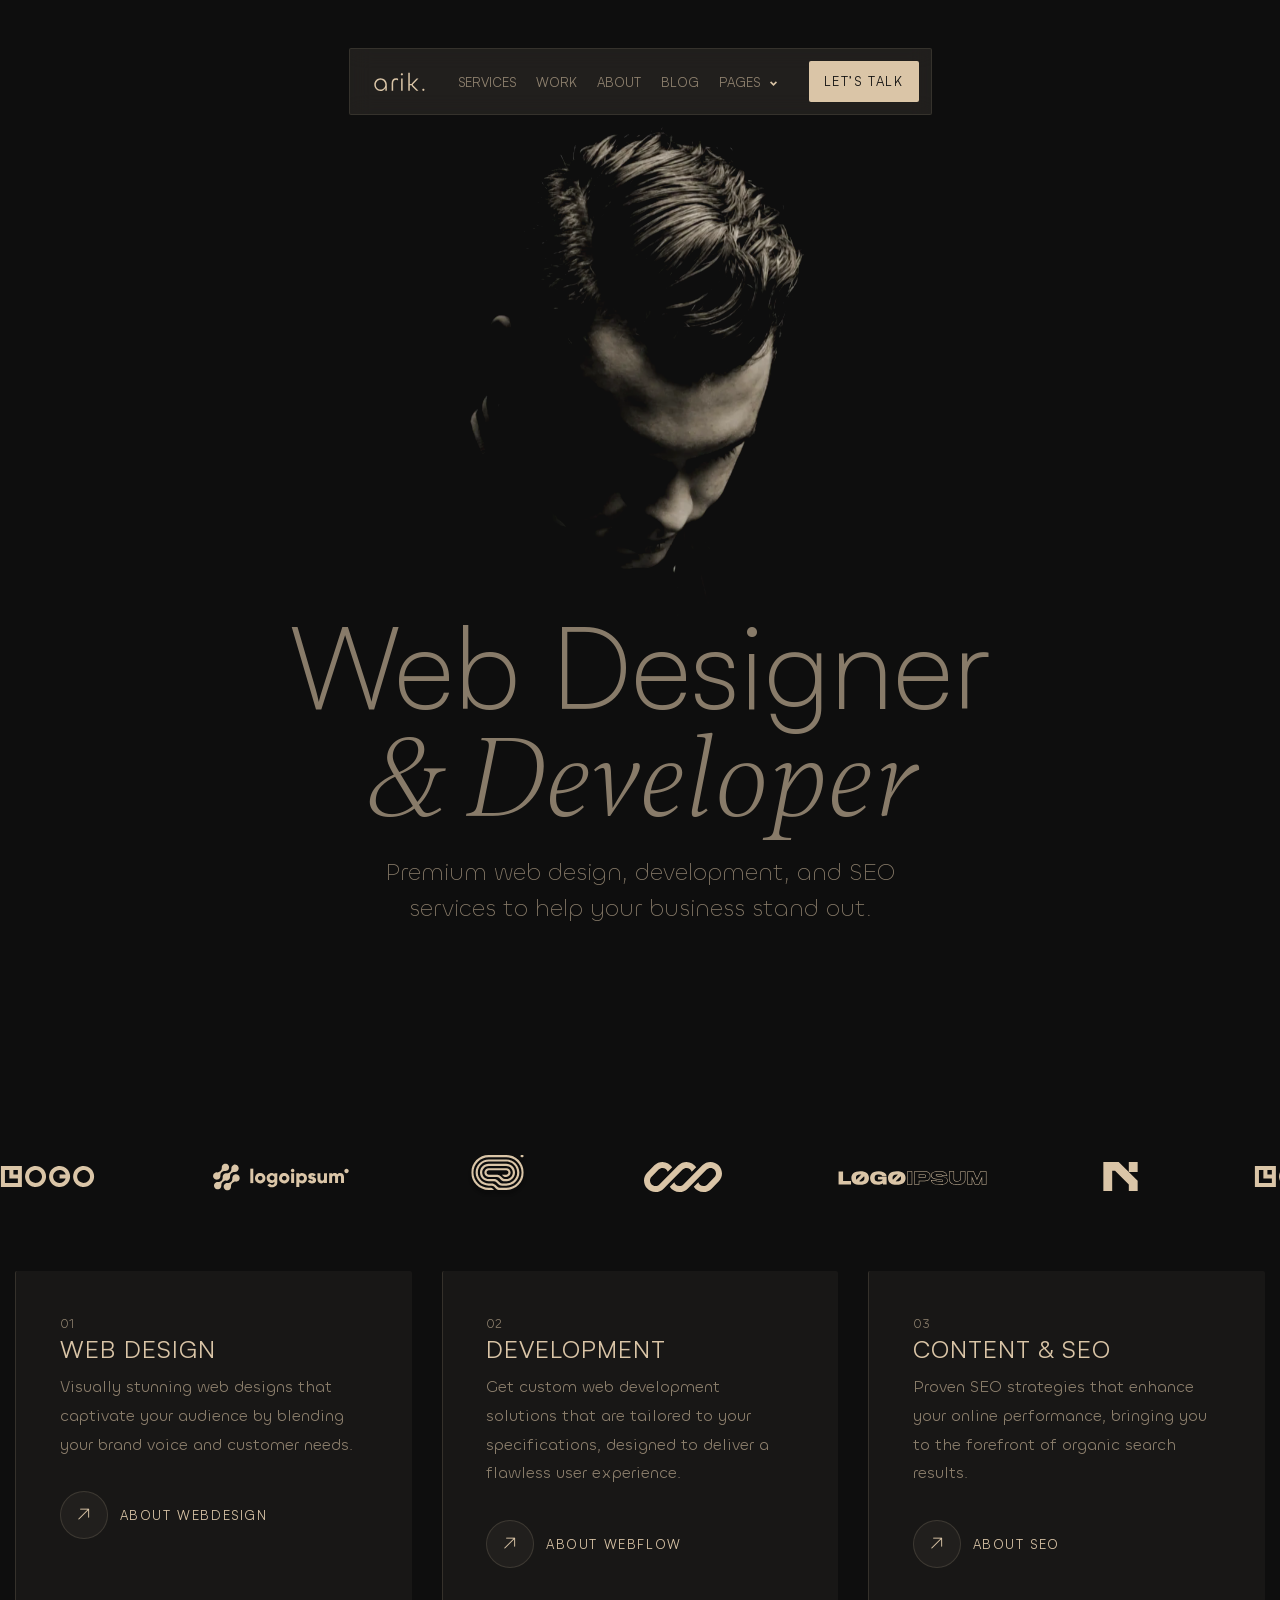
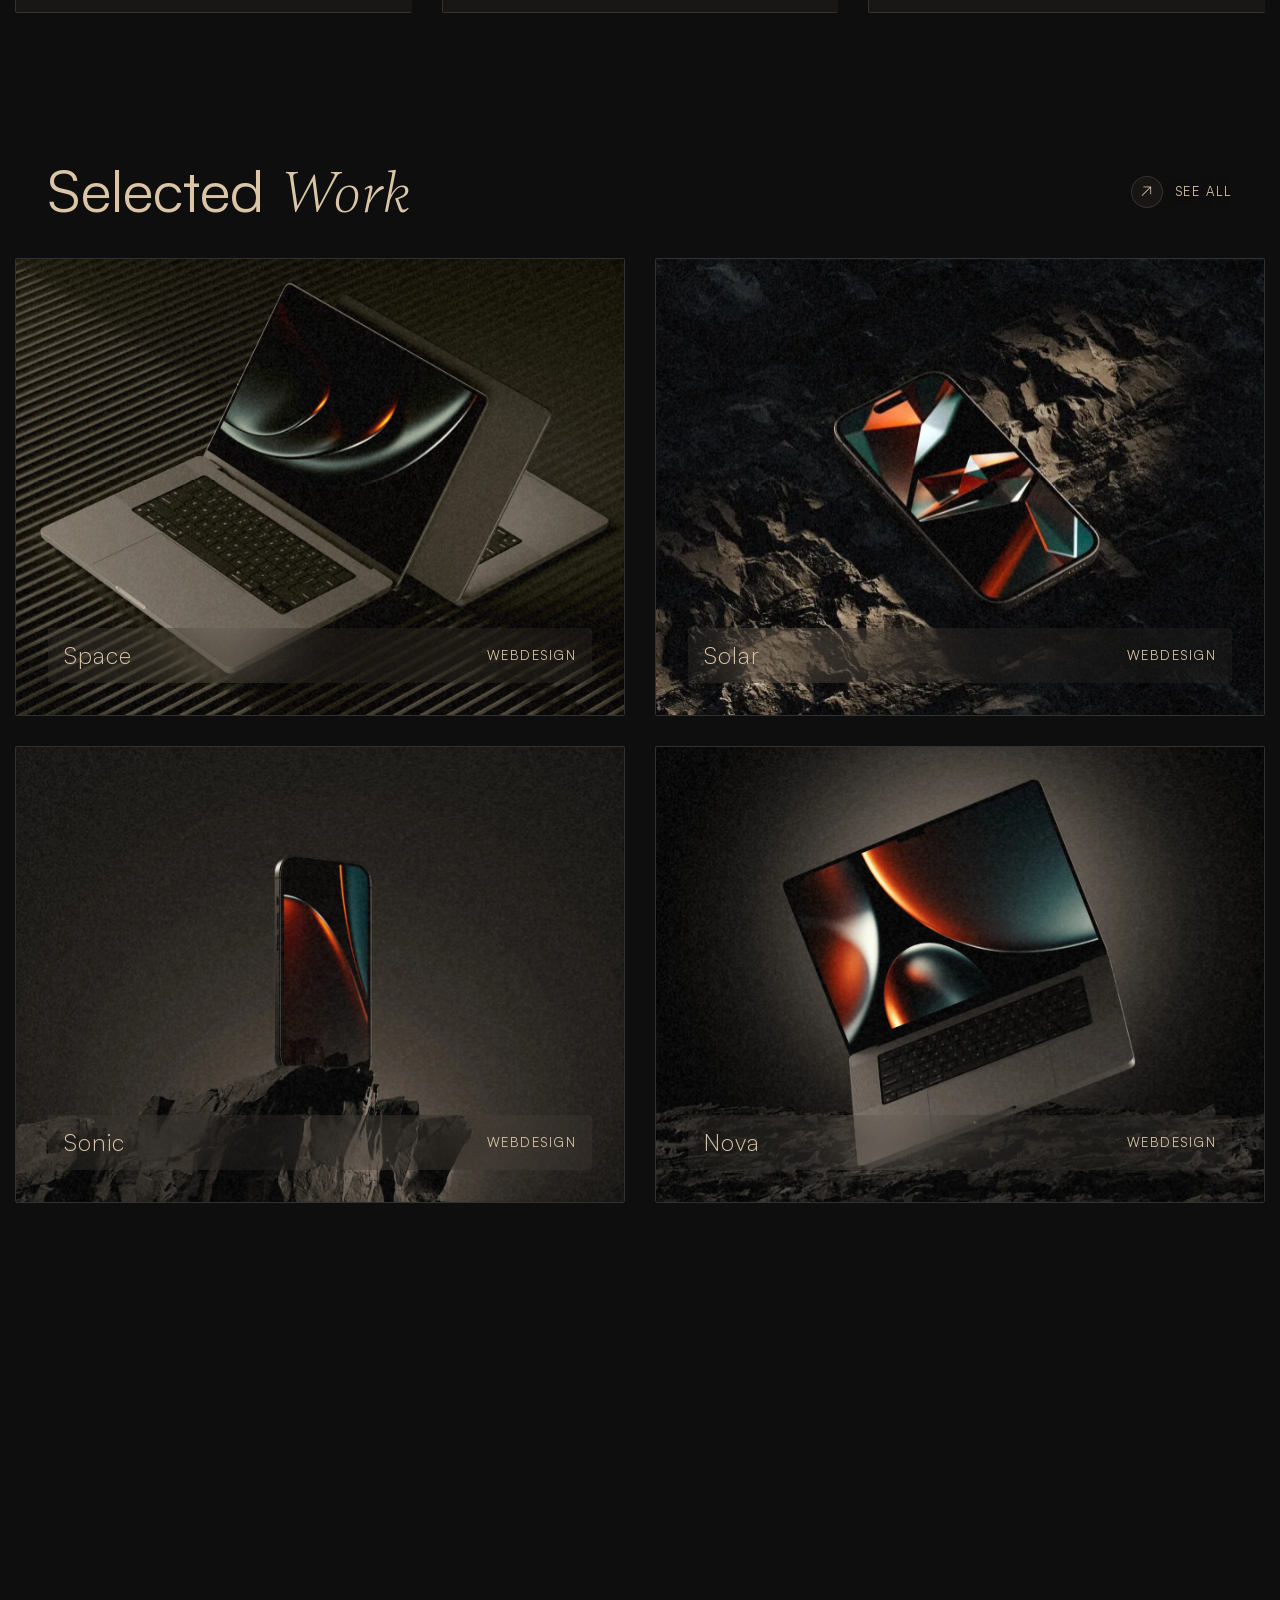
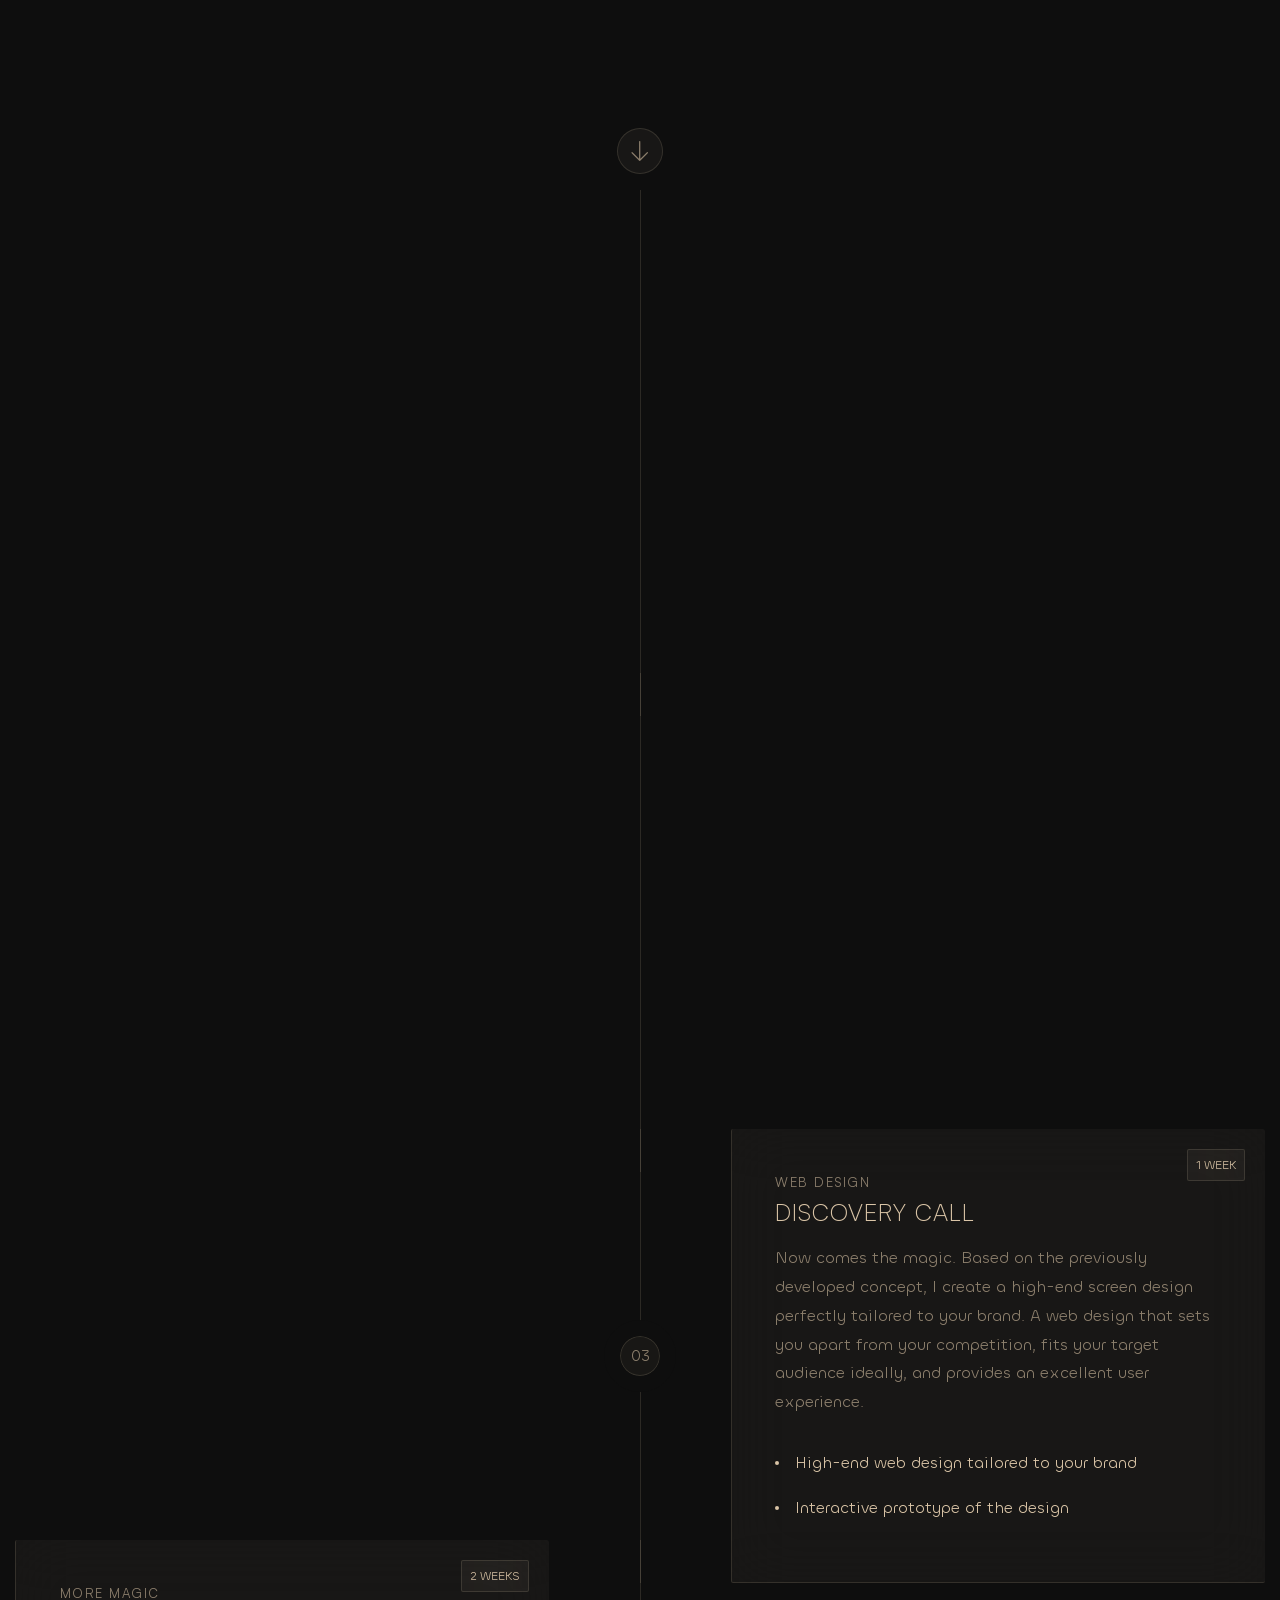
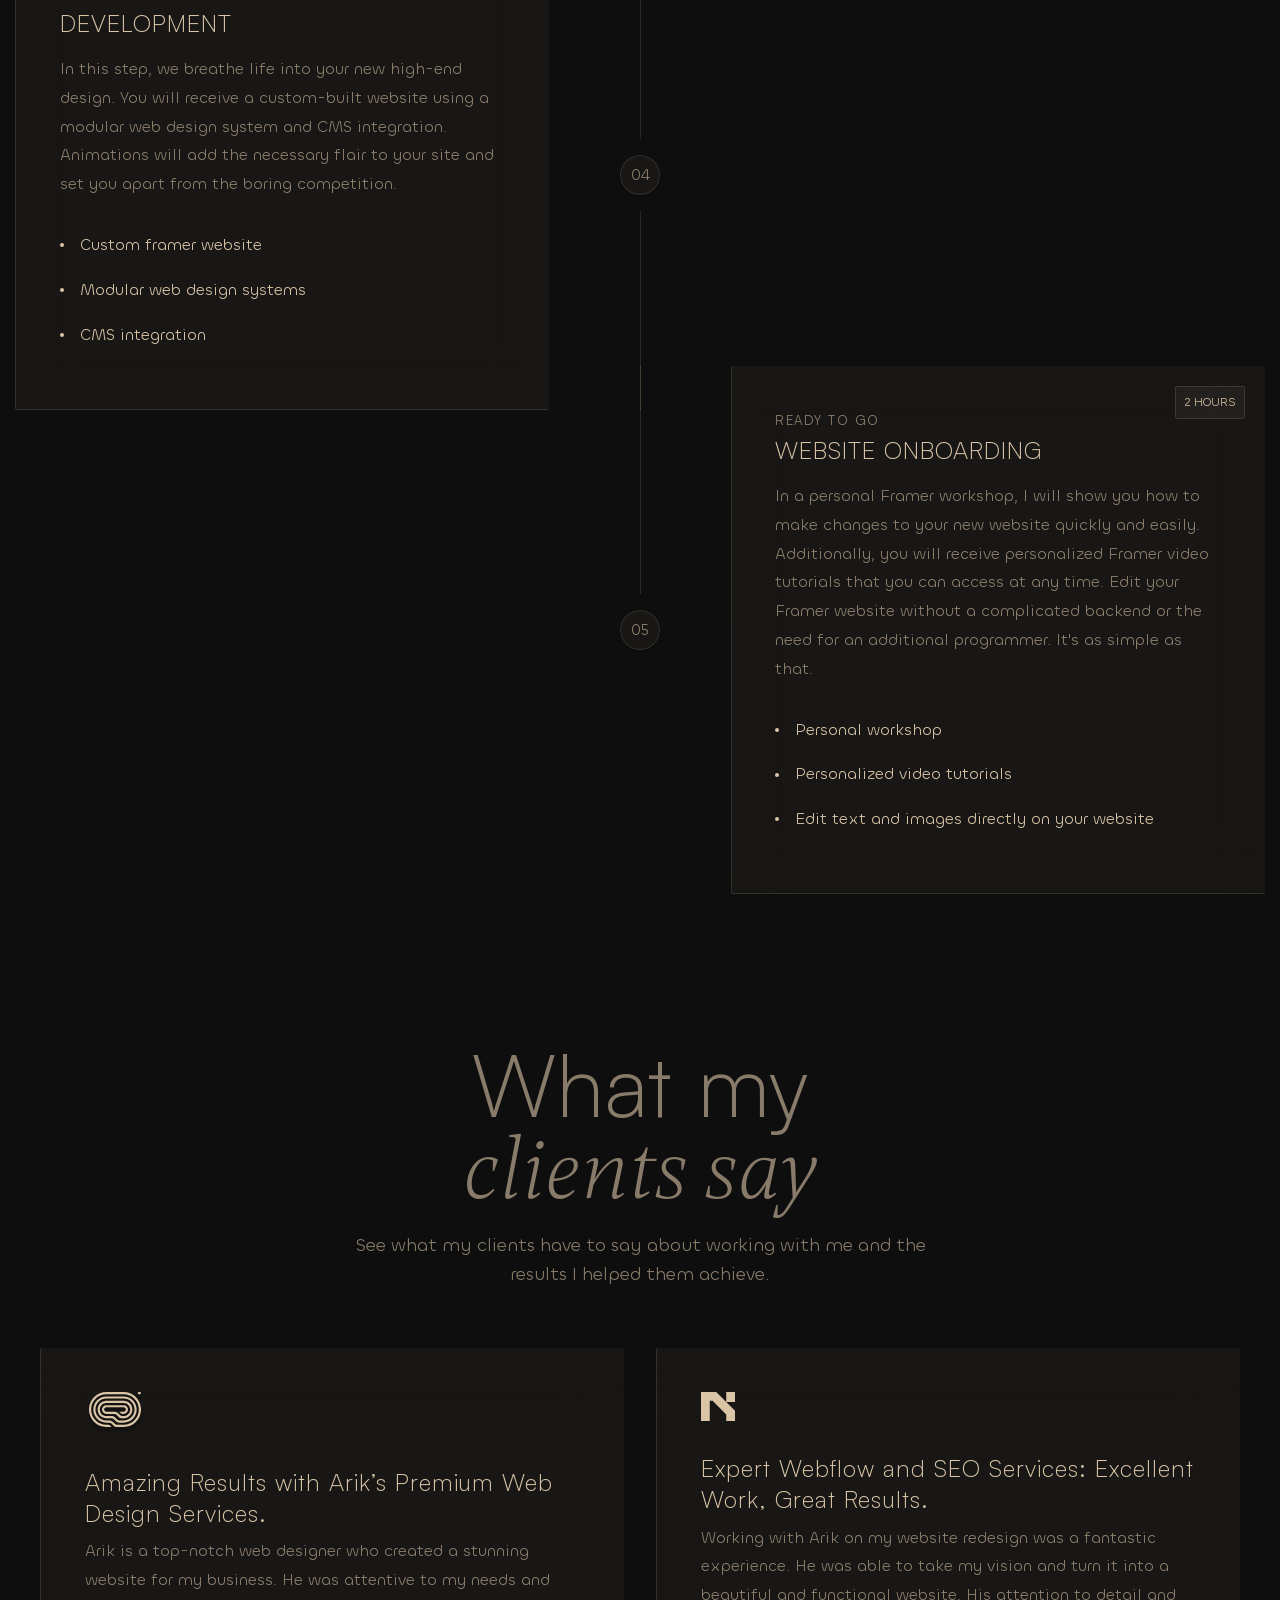
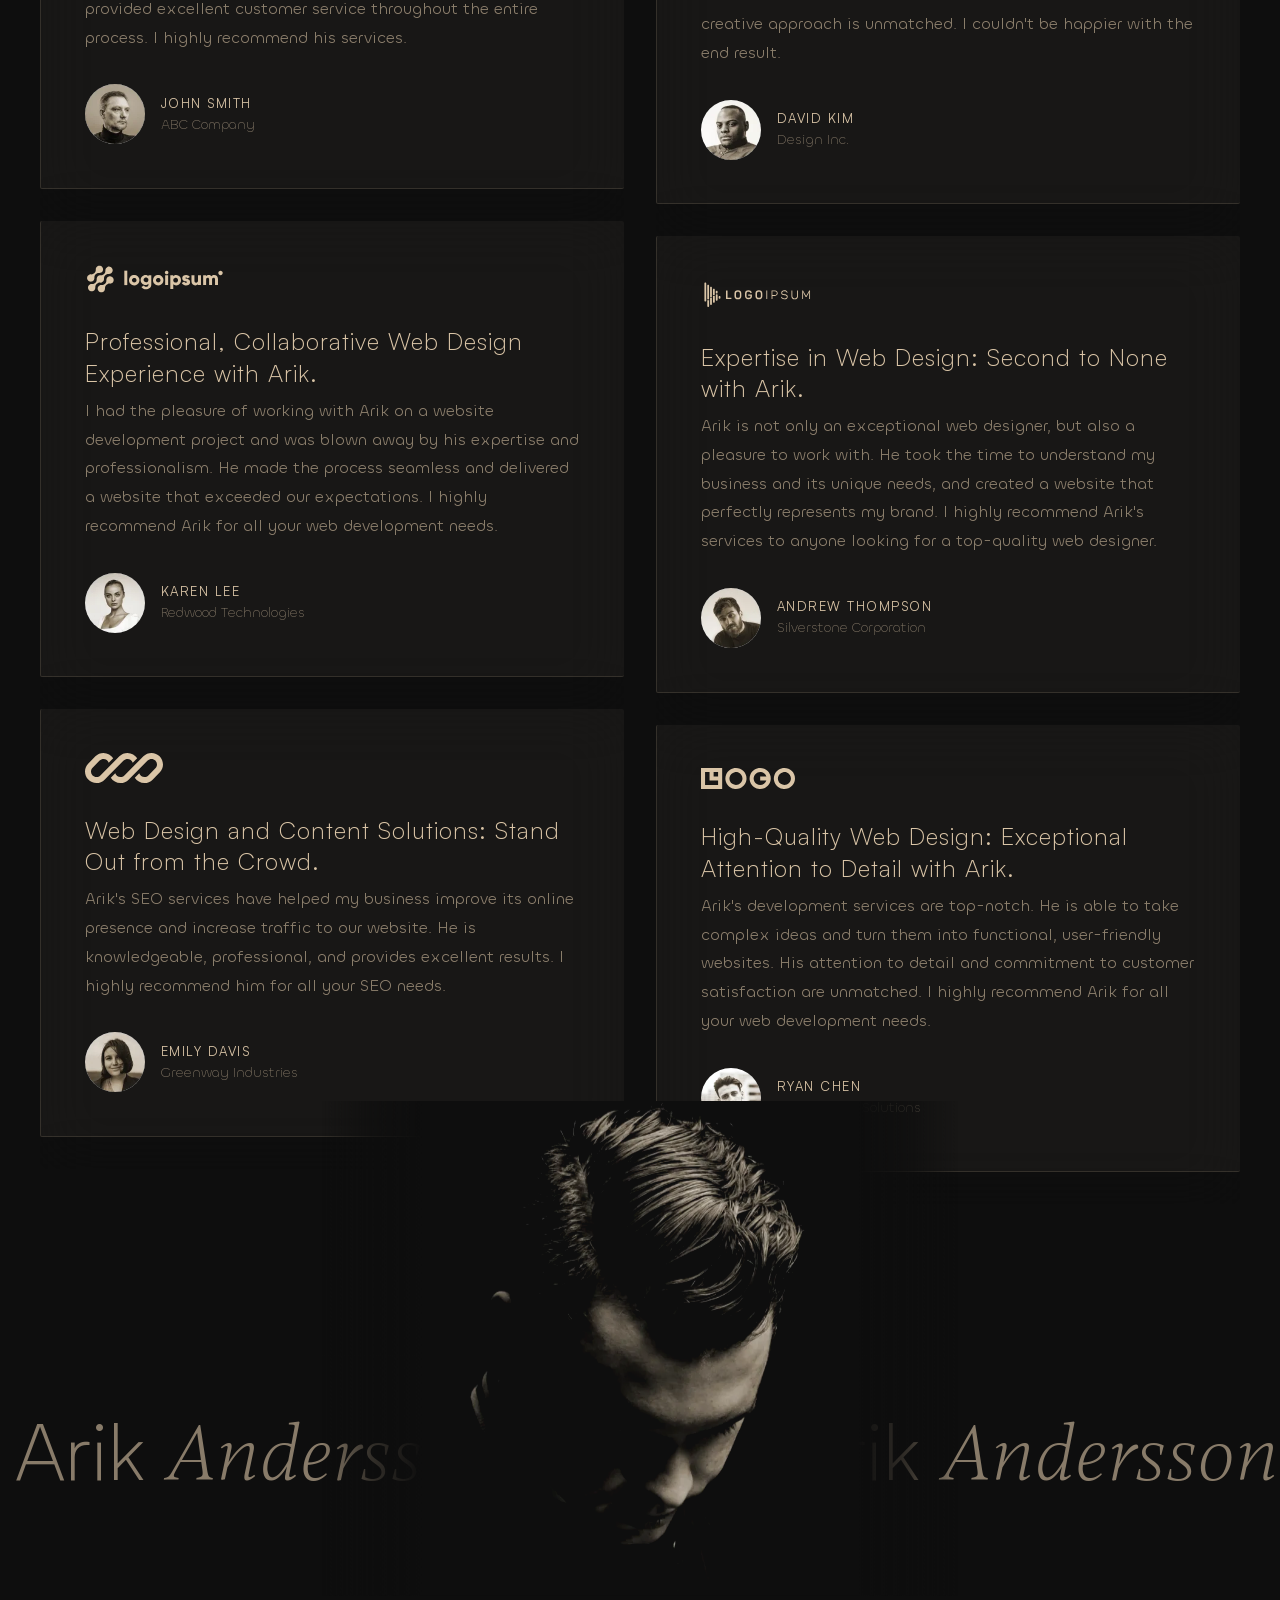
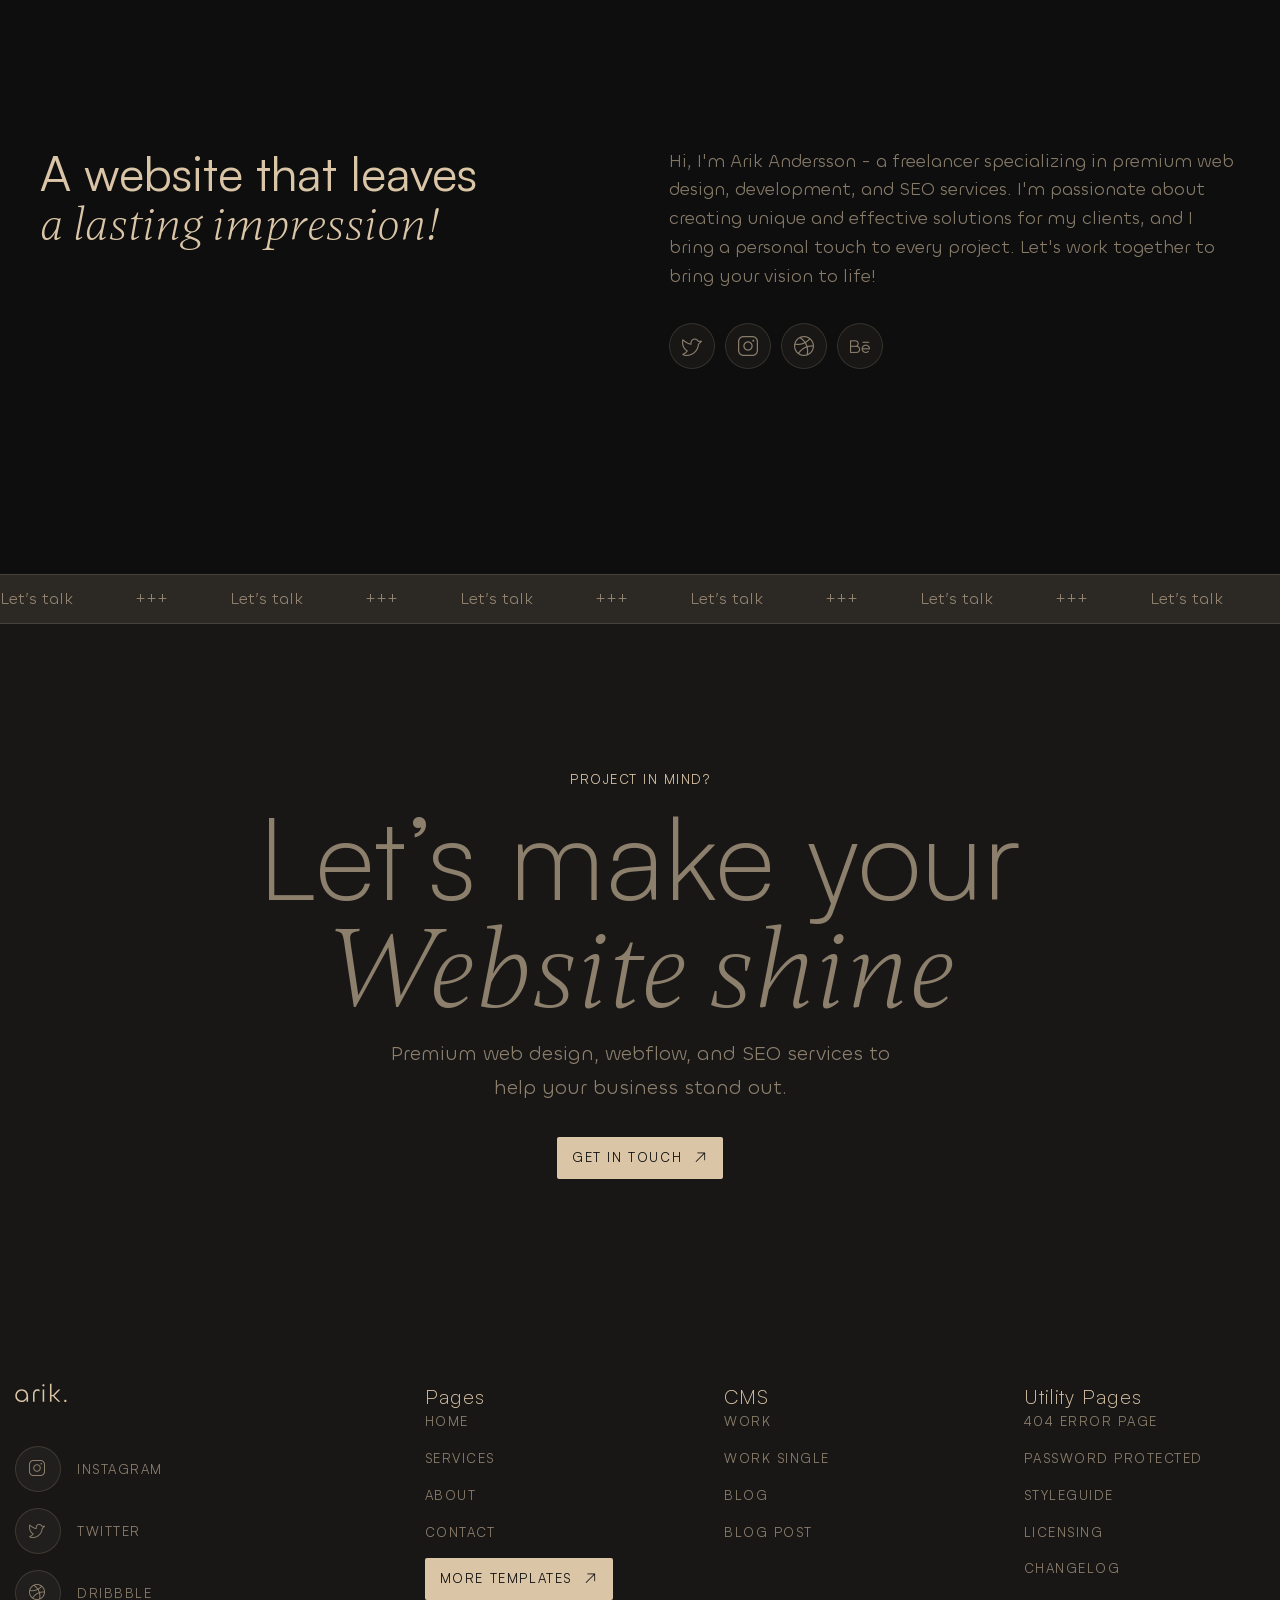
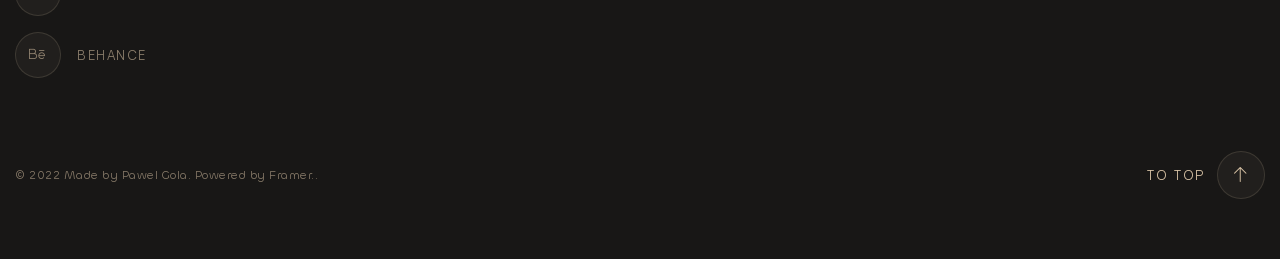
<file: index.html>
<!doctype html>
<html lang="en">
	<head>
		<meta charset="UTF-8">
		<meta name="viewport" content="width=device-width, initial-scale=1.0">
		<link rel="preload" href="./assets/fonts/Satoshi-Regular.woff2" as="font" type="font/woff2" crossorigin="anonymous">
		<link rel="preload" href="./assets/fonts/Satoshi-Light.woff2" as="font" type="font/woff2" crossorigin="anonymous">
		<link rel="preload" href="./assets/fonts/Gambetta-LightItalic.woff2" as="font" type="font/woff2" crossorigin="anonymous">
		<link rel="preload" href="./assets/fonts/Chillax-Regular.woff2" as="font" type="font/woff2" crossorigin="anonymous">
		<link rel="preload" href="./assets/fonts/Chillax-Light.woff2" as="font" type="font/woff2" crossorigin="anonymous">
		<link rel="shortcut icon" href="./assets/img/favicon.ico">
		<title>Home Page</title>
		<script type="module" crossorigin="" src="./js/index.min.js?v=1793394413869"></script>
		<link rel="modulepreload" crossorigin="" href="./js/common.min.js?v=1793394413869">
		<link rel="modulepreload" crossorigin="" href="./js/main.min.js?v=1793394413869">
		<link rel="modulepreload" crossorigin="" href="./js/blockhead.min.js?v=1793394413869">
		<link rel="stylesheet" crossorigin="" href="./css/main.min.css?v=1793394413869">
		<link rel="stylesheet" crossorigin="" href="./css/blockhead.min.css?v=1793394413869">
		<link rel="stylesheet" crossorigin="" href="./css/index.min.css?v=1793394413869">
		<link rel="stylesheet" crossorigin="" href="./css/noise.min.css?v=1793394413869">
		<link rel="stylesheet" crossorigin="" href="./css/hovereffect.min.css?v=1793394413869">
		<link rel="stylesheet" crossorigin="" href="./css/cardworks.min.css?v=1793394413869">
		<link rel="stylesheet" crossorigin="" href="./css/cardstyle.min.css?v=1793394413869">
		<link rel="stylesheet" crossorigin="" href="./css/blocktitle.min.css?v=1793394413869">
	</head>
	<body>
		<div class="wrapper">
			<header data-fls-header="" data-fls-header-scroll="" data-fls-header-scroll-show="1000" class="header">
				<div class="header__container">
					<div class="header__body">
						<div class="header__logo">
							<img src="./assets/img/logo.svg" alt="logo" class="header__img-logo">
						</div>
						<div class="header__menu menu">
							<nav class="menu__body">
								<ul class="menu__list">
									<li class="menu__item">
										<a href="services.html" class="menu__link">Services</a>
									</li>
									<li class="menu__item">
										<a href="work.html" class="menu__link">Work</a>
									</li>
									<li class="menu__item">
										<a href="about.html" class="menu__link">About</a>
									</li>
									<li class="menu__item">
										<a href="blog.html" class="menu__link">Blog</a>
									</li>
									<li tabindex="0" class="menu__item menu__item--button menu__item--icon-tick">
										<button type="button" class="menu__link">Pages</button>
										<ul class="menu__submenu submenu">
											<li class="submenu__item">
												<a href="worksingle.html" class="submenu__link">worksingle</a>
											</li>
											<li class="submenu__item">
												<a href="contact.html" class="submenu__link">contact</a>
											</li>
											<li class="submenu__item">
												<a href="pricing.html" class="submenu__link">pricing</a>
											</li>
											<li class="submenu__item">
												<a href="blogsingle.html" class="submenu__link">blogsingle</a>
											</li>
										</ul>
									</li>
								</ul>
							</nav>
						</div>
						<!--
<fetch url="@components/layout/menu/menu.json">
<each loop='item in response'>
</each>
</fetch>
-->
						<a data-fls-button="" href="#" class="button button--light">Let’s talk</a>
						<button type="button" data-fls-menu="" class="icon-menu">
							<span></span>
						</button>
					</div>
				</div>
			</header>
			<main class="page page--index">
				<section class="page__hero hero">
					<div class="hero__container">
						<figure data-fls-parallax-parent="" class="hero__picture">
							<picture>
								<source media="(max-width: 600px)" srcset="./assets/img/arik-600.webp" type="image/webp">
								<img data-fls-parallax="" class="hero__image" alt="img" src="./assets/img/arik.webp">
							</picture>
						</figure>
						<div data-fls-blockhead="" class="hero__blockhead blockhead blockhead--gap-16 blockhead--width-1200">
							<h1 class="blockhead__title">
								Web Designer
								<span>& Developer</span>
							</h1>
							<div class="blockhead__text blockhead__text--size-24">
								<p>
									Premium web design, development, and SEO services to help your business stand out.
								</p>
							</div>
						</div>
					</div>
				</section>
				<section class="page__sponsors sponsors">
					<ul data-fls-marquee-pause="" data-fls-marquee="" data-fls-marquee-speed="100" class="sponsors__list">
						<li class="sponsors__item">
							<img src="./assets/img/sponsors/1.svg" alt="logo-1" class="sponsors__logo">
						</li>
						<li class="sponsors__item">
							<img src="./assets/img/sponsors/2.svg" alt="logo-2" class="sponsors__logo">
						</li>
						<li class="sponsors__item">
							<img src="./assets/img/sponsors/3.svg" alt="logo-3" class="sponsors__logo">
						</li>
						<li class="sponsors__item">
							<img src="./assets/img/sponsors/4.svg" alt="logo-4" class="sponsors__logo">
						</li>
						<li class="sponsors__item">
							<img src="./assets/img/sponsors/5.svg" alt="logo-5" class="sponsors__logo">
						</li>
						<li class="sponsors__item">
							<img src="./assets/img/sponsors/6.svg" alt="logo-6" class="sponsors__logo">
						</li>
					</ul>
				</section>
				<section class="page__services services">
					<div class="services__container">
						<div data-fls-watcher="" data-fls-watcher-once="" class="services__cards">
							<article data-fls-watcher="" data-fls-watcher-once="" data-fls-cardservices="" data-fls-cardstyle="" class="cardservices">
								<h3 class="cardservices__title">Web design</h3>
								<div class="cardservices__text">
									<p>
										Visually stunning web designs that captivate your audience by blending your brand voice and customer needs.
									</p>
								</div>
								<a data-fls-button="" href="#" class="button button--text button--text-big button--icon-arrow button--arrow-ru">About Webdesign</a>
							</article>
							<article data-fls-watcher="" data-fls-watcher-once="" data-fls-cardservices="" data-fls-cardstyle="" class="cardservices">
								<h3 class="cardservices__title">Development</h3>
								<div class="cardservices__text">
									<p>
										Get custom web development solutions that are tailored to your specifications, designed to deliver a flawless user experience.
									</p>
								</div>
								<a data-fls-button="" href="#" class="button button--text button--text-big button--icon-arrow button--arrow-ru">About Webflow</a>
							</article>
							<article data-fls-watcher="" data-fls-watcher-once="" data-fls-cardservices="" data-fls-cardstyle="" class="cardservices">
								<h3 class="cardservices__title">Content &amp; Seo</h3>
								<div class="cardservices__text">
									<p>
										Proven SEO strategies that enhance your online performance, bringing you to the forefront of organic search results.
									</p>
								</div>
								<a data-fls-button="" href="#" class="button button--text button--text-big button--icon-arrow button--arrow-ru">About SEO</a>
							</article>
						</div>
					</div>
				</section>
				<section class="page__selected-work selected-work">
					<div class="selected-work__container">
						<div data-fls-watcher="" data-fls-watcher-once="" data-fls-blocktitle="" class="selected-work__blocktitle blocktitle">
							<h2 class="blocktitle__title">
								Selected
								<span>Work</span>
							</h2>
							<a data-fls-button="" href="#" class="button button--text button--icon-arrow button--arrow-ru">See
                    all</a>
						</div>
						<div data-fls-watcher="" data-fls-watcher-once="" class="selected-work__box">
							<article data-fls-hovereffect="" data-fls-watcher="" data-fls-watcher-once="" data-fls-cardworks="" class="cardworks">
								<a data-fls-noise="" href="#" class="cardworks__link">
									<picture>
										<source media="(max-width: 600px)" srcset="./assets/img/selectedworks/1-600.webp" type="image/webp">
										<source media="(max-width: 1200px)" srcset="./assets/img/selectedworks/1-1200.webp" type="image/webp">
										<img class="cardworks__image" alt="Image" src="./assets/img/selectedworks/1.webp">
									</picture>
								</a>
								<div class="cardworks__inner">
									<h4 class="cardworks__title">
										<a href="#" class="cardworks__title-link">Space</a>
									</h4>
									<a href="NaN" class="cardworks__category-link">Webdesign</a>
								</div>
							</article>
							<article data-fls-hovereffect="" data-fls-watcher="" data-fls-watcher-once="" data-fls-cardworks="" class="cardworks">
								<a data-fls-noise="" href="#" class="cardworks__link">
									<picture>
										<source media="(max-width: 600px)" srcset="./assets/img/selectedworks/2-600.webp" type="image/webp">
										<img class="cardworks__image" alt="Image" src="./assets/img/selectedworks/2.webp">
									</picture>
								</a>
								<div class="cardworks__inner">
									<h4 class="cardworks__title">
										<a href="#" class="cardworks__title-link">Solar</a>
									</h4>
									<a href="NaN" class="cardworks__category-link">Webdesign</a>
								</div>
							</article>
							<article data-fls-hovereffect="" data-fls-watcher="" data-fls-watcher-once="" data-fls-cardworks="" class="cardworks">
								<a data-fls-noise="" href="#" class="cardworks__link">
									<picture>
										<source media="(max-width: 600px)" srcset="./assets/img/selectedworks/3-600.webp" type="image/webp">
										<source media="(max-width: 1200px)" srcset="./assets/img/selectedworks/3-1200.webp" type="image/webp">
										<img class="cardworks__image" alt="Image" src="./assets/img/selectedworks/3.webp">
									</picture>
								</a>
								<div class="cardworks__inner">
									<h4 class="cardworks__title">
										<a href="#" class="cardworks__title-link">Sonic</a>
									</h4>
									<a href="NaN" class="cardworks__category-link">Webdesign</a>
								</div>
							</article>
							<article data-fls-hovereffect="" data-fls-watcher="" data-fls-watcher-once="" data-fls-cardworks="" class="cardworks">
								<a data-fls-noise="" href="#" class="cardworks__link">
									<picture>
										<source media="(max-width: 600px)" srcset="./assets/img/selectedworks/4-600.webp" type="image/webp">
										<source media="(max-width: 1200px)" srcset="./assets/img/selectedworks/4-1200.webp" type="image/webp">
										<img class="cardworks__image" alt="Image" src="./assets/img/selectedworks/4.webp">
									</picture>
								</a>
								<div class="cardworks__inner">
									<h4 class="cardworks__title">
										<a href="#" class="cardworks__title-link">Nova</a>
									</h4>
									<a href="NaN" class="cardworks__category-link">Webdesign</a>
								</div>
							</article>
						</div>
					</div>
				</section>
				<section class="page__process process">
					<div class="process__container">
						<div data-fls-watcher="" data-fls-watcher-once="" data-fls-blockhead="" class="process__blockhead blockhead">
							<span data-fls-watcher="" class="blockhead__label">THe PRocess</span>
							<h2 class="blockhead__title">
								Your Website
								<span>in 5 steps</span>
							</h2>
							<div class="blockhead__text blockhead__text--width-500">
								<p>Our process ensures that we create a website tailored to your business needs.</p>
							</div>
						</div>
						<div class="process__skills skills">
							<div class="skills__head"></div>
							<div class="skills__box">
								<article data-fls-watcher="" data-fls-watcher-once="" data-fls-skill="" class="skills__skill skill">
									<div data-fls-watcher="" data-fls-watcher-once="" data-fls-cardstyle="" class="skill__inner">
										<span class="skill__label">1 Hours</span>
										<div class="skill__subtitle">Do we Match?</div>
										<h3 class="skill__title">Discovery Call</h3>
										<div class="skill__text">
											<p>
												Before we start, we determine if and how I can help you. What are your requirements
                                    for
                                    your
                                    new website? Why do you need a new website? What goals do you have, and what
                                    problems
                                    can we
                                    solve with a new website?
											</p>
										</div>
										<ul class="skill__list">
											<li class="skill__item">We get to know each other better</li>
											<li class="skill__item">Determine how I can best assist you</li>
											<li class="skill__item">Understand the goals you have for your website</li>
										</ul>
									</div>
								</article>
								<article data-fls-watcher="" data-fls-watcher-once="" data-fls-skill="" class="skills__skill skill">
									<div data-fls-watcher="" data-fls-watcher-once="" data-fls-cardstyle="" class="skill__inner">
										<span class="skill__label">1 Week</span>
										<div class="skill__subtitle">lorem ipsum</div>
										<h3 class="skill__title">Concept & STrategy</h3>
										<div class="skill__text">
											<p>
												Together, we develop a strategy that successfully combines your goals with the needs
                                    of your target audience. Based on this concept, I create the first wireframes and an
                                    interactive prototype. This provides us with a very good impression of the website
                                    and the user interface.
											</p>
										</div>
										<ul class="skill__list">
											<li class="skill__item">UX Design</li>
											<li class="skill__item">Wireframes</li>
											<li class="skill__item">Interactive Prototype</li>
										</ul>
									</div>
								</article>
								<article data-fls-watcher="" data-fls-watcher-once="" data-fls-skill="" class="skills__skill skill">
									<div data-fls-watcher="" data-fls-watcher-once="" data-fls-cardstyle="" class="skill__inner">
										<span class="skill__label">1 Week</span>
										<div class="skill__subtitle">web Design</div>
										<h3 class="skill__title">Discovery Call</h3>
										<div class="skill__text">
											<p>
												Now comes the magic. Based on the previously developed concept, I create a high-end
                                    screen design perfectly tailored to your brand. A web design that sets you apart
                                    from your competition, fits your target audience ideally, and provides an excellent
                                    user experience.
											</p>
										</div>
										<ul class="skill__list">
											<li class="skill__item">High-end web design tailored to your brand</li>
											<li class="skill__item">Interactive prototype of the design</li>
										</ul>
									</div>
								</article>
								<article data-fls-watcher="" data-fls-watcher-once="" data-fls-skill="" class="skills__skill skill">
									<div data-fls-watcher="" data-fls-watcher-once="" data-fls-cardstyle="" class="skill__inner">
										<span class="skill__label">2 Weeks</span>
										<div class="skill__subtitle">More Magic</div>
										<h3 class="skill__title">Development</h3>
										<div class="skill__text">
											<p>
												In this step, we breathe life into your new high-end design. You will receive a
                                    custom-built website using a modular web design system and CMS integration.
                                    Animations will add the necessary flair to your site and set you apart from the
                                    boring competition.
											</p>
										</div>
										<ul class="skill__list">
											<li class="skill__item">Custom framer website</li>
											<li class="skill__item">Modular web design systems</li>
											<li class="skill__item">CMS integration</li>
										</ul>
									</div>
								</article>
								<article data-fls-watcher="" data-fls-watcher-once="" data-fls-skill="" class="skills__skill skill">
									<div data-fls-watcher="" data-fls-watcher-once="" data-fls-cardstyle="" class="skill__inner">
										<span class="skill__label">2 hours</span>
										<div class="skill__subtitle">ready to go</div>
										<h3 class="skill__title">WEbsite onboarding</h3>
										<div class="skill__text">
											<p>
												In a personal Framer workshop, I will show you how to make changes to your new
                                    website quickly and easily. Additionally, you will receive personalized Framer video
                                    tutorials that you can access at any time. Edit your Framer website without a
                                    complicated backend or the need for an additional programmer. It's as simple as
                                    that.
											</p>
										</div>
										<ul class="skill__list">
											<li class="skill__item">Personal workshop</li>
											<li class="skill__item">Personalized video tutorials</li>
											<li class="skill__item">Edit text and images directly on your website</li>
										</ul>
									</div>
								</article>
							</div>
						</div>
					</div>
				</section>
				<section class="page__clients clients">
					<div class="clients__container">
						<div data-fls-watcher="" data-fls-watcher-once="" data-fls-blockhead="" class="clients__head blockhead blockhead--gap-16">
							<h2 class="blockhead__title blockhead__title--size-96">
								What my
								<span>clients say</span>
							</h2>
							<div class="blockhead__text blockhead__text--size-18">
								<p>
									See what my clients have to say about working with me and the results I helped them achieve.
								</p>
							</div>
						</div>
						<div data-fls-masonry="" class="clients__body">
							<div class="clients__grid"></div>
							<article data-fls-watcher="" data-fls-watcher-once="" data-fls-masonry-item="" class="clients__card card-client">
								<a data-fls-cardstyle="" href="#" target="_blank" class="card-client__link">
									<img src="./assets/img/sponsors/3.svg" alt="some company" class="card-client__img-company">
									<h3 class="card-client__title">Amazing Results with Arik’s Premium Web Design Services.</h3>
									<div class="card-client__text">
										<p>
											Arik is a top-notch web designer who created a stunning website for my business. He was
                                attentive to my needs and provided excellent customer service throughout the entire
                                process. I highly recommend his services.
										</p>
									</div>
									<div class="card-client__inner">
										<picture>
											<img alt="some author" class="card-client__img-author" src="./assets/img/authors/1.webp">
										</picture>
										<div class="card-client__box">
											<div class="card-client__author">John Smith</div>
											<div class="card-client__company">ABC Company</div>
										</div>
									</div>
								</a>
							</article>
							<article data-fls-watcher="" data-fls-watcher-once="" data-fls-masonry-item="" class="clients__card card-client">
								<a data-fls-cardstyle="" href="#" target="_blank" class="card-client__link">
									<div class="card-client__img-company">
										<img src="./assets/img/sponsors/6.svg" alt="some company">
									</div>
									<h3 class="card-client__title">Expert Webflow and SEO Services: Excellent Work, Great Results.</h3>
									<div class="card-client__text">
										<p>
											Working with Arik on my website redesign was a fantastic experience. He was able to take
                                my vision and turn it into a beautiful and functional website. His attention to detail
                                and creative approach is unmatched. I couldn't be happier with the end result.
										</p>
									</div>
									<div class="card-client__inner">
										<picture>
											<img alt="some author" class="card-client__img-author" src="./assets/img/authors/2.webp">
										</picture>
										<div class="card-client__box">
											<div class="card-client__author">David Kim</div>
											<div class="card-client__company">Design Inc.</div>
										</div>
									</div>
								</a>
							</article>
							<article data-fls-watcher="" data-fls-watcher-once="" data-fls-masonry-item="" class="clients__card card-client">
								<a data-fls-cardstyle="" href="#" target="_blank" class="card-client__link">
									<div class="card-client__img-company">
										<img src="./assets/img/sponsors/2.svg" alt="some company">
									</div>
									<h3 class="card-client__title">Professional, Collaborative Web Design Experience with Arik.</h3>
									<div class="card-client__text">
										<p>
											I had the pleasure of working with Arik on a website development project and was blown
                                away by his expertise and professionalism. He made the process seamless and delivered a
                                website that exceeded our expectations. I highly recommend Arik for all your web
                                development needs.
										</p>
									</div>
									<div class="card-client__inner">
										<picture>
											<img alt="some author" class="card-client__img-author" src="./assets/img/authors/3.webp">
										</picture>
										<div class="card-client__box">
											<div class="card-client__author">Karen Lee</div>
											<div class="card-client__company">Redwood Technologies</div>
										</div>
									</div>
								</a>
							</article>
							<article data-fls-watcher="" data-fls-watcher-once="" data-fls-masonry-item="" class="clients__card card-client">
								<a data-fls-cardstyle="" href="#" target="_blank" class="card-client__link">
									<div class="card-client__img-company">
										<img src="./assets/img/sponsors/7.svg" alt="some company">
									</div>
									<h3 class="card-client__title">Expertise in Web Design: Second to None with Arik.</h3>
									<div class="card-client__text">
										<p>
											Arik is not only an exceptional web designer, but also a pleasure to work with. He took
                                the time to understand my business and its unique needs, and created a website that
                                perfectly represents my brand. I highly recommend Arik's services to anyone looking for
                                a top-quality web designer.
										</p>
									</div>
									<div class="card-client__inner">
										<picture>
											<img alt="some author" class="card-client__img-author" src="./assets/img/authors/4.webp">
										</picture>
										<div class="card-client__box">
											<div class="card-client__author">Andrew Thompson</div>
											<div class="card-client__company">Silverstone Corporation</div>
										</div>
									</div>
								</a>
							</article>
							<article data-fls-watcher="" data-fls-watcher-once="" data-fls-masonry-item="" class="clients__card card-client">
								<a data-fls-cardstyle="" href="#" target="_blank" class="card-client__link">
									<div class="card-client__img-company">
										<img src="./assets/img/sponsors/4.svg" alt="some company">
									</div>
									<h3 class="card-client__title">Web Design and Content Solutions: Stand Out from the Crowd.</h3>
									<div class="card-client__text">
										<p>
											Arik's SEO services have helped my business improve its online presence and increase
                                traffic to our website. He is knowledgeable, professional, and provides excellent
                                results. I highly recommend him for all your SEO needs.
										</p>
									</div>
									<div class="card-client__inner">
										<picture>
											<img alt="some author" class="card-client__img-author" src="./assets/img/authors/5.webp">
										</picture>
										<div class="card-client__box">
											<div class="card-client__author">Emily Davis</div>
											<div class="card-client__company">Greenway Industries</div>
										</div>
									</div>
								</a>
							</article>
							<article data-fls-watcher="" data-fls-watcher-once="" data-fls-masonry-item="" class="clients__card card-client">
								<a data-fls-cardstyle="" href="#" target="_blank" class="card-client__link">
									<div class="card-client__img-company">
										<img src="./assets/img/sponsors/1.svg" alt="some company">
									</div>
									<h3 class="card-client__title">
										High-Quality Web Design: Exceptional Attention to Detail with
                            Arik.
									</h3>
									<div class="card-client__text">
										<p>
											Arik's development services are top-notch. He is able to take complex ideas and turn them
                                into functional, user-friendly websites. His attention to detail and commitment to
                                customer satisfaction are unmatched. I highly recommend Arik for all your web
                                development needs.
										</p>
									</div>
									<div class="card-client__inner">
										<picture>
											<img alt="some author" class="card-client__img-author" src="./assets/img/authors/6.webp">
										</picture>
										<div class="card-client__box">
											<div class="card-client__author">Ryan Chen</div>
											<div class="card-client__company">Golden Gate Solutions</div>
										</div>
									</div>
								</a>
							</article>
						</div>
					</div>
				</section>
				<section class="page__info info">
					<div class="info__container">
						<div data-fls-parallax-parent="" class="info__head">
							<div data-fls-parallax="" class="info__picture">
								<picture>
									<source media="(max-width: 600px)" srcset="./assets/img/arik-600.webp" type="image/webp">
									<img alt="arik photo" class="info__image" src="./assets/img/arik.webp">
								</picture>
							</div>
							<div data-fls-marquee="" data-fls-marquee-speed="200" class="info__text-run">
								<div class="info__item-text-run">
									Arik
									<span>Andersson</span>
								</div>
								<div class="info__item-text-run">
									Arik
									<span>Andersson</span>
								</div>
							</div>
						</div>
						<div class="info__body">
							<h3 data-fls-watcher="" data-fls-watcher-once="" class="info__title">
								A website that leaves
								<span>a lasting
                        impression!</span>
							</h3>
							<div data-fls-watcher="" data-fls-watcher-once="" class="info__inner">
								<div class="info__text">
									<p>
										Hi, I'm Arik Andersson - a freelancer specializing in premium web design, development, and
                            SEO services. I'm passionate about creating unique and effective solutions for my clients,
                            and I bring a personal touch to every project. Let's work together to bring your vision to
                            life!
									</p>
								</div>
								<ul data-fls-watcher="" data-fls-watcher-once="" data-fls-social="" class="social">
									<li data-fls-watcher="" data-fls-watcher-once="" class="social__item social__item--anim">
										<a href="#" class="social__link social__link--icon-twitter"></a>
									</li>
									<li data-fls-watcher="" data-fls-watcher-once="" class="social__item social__item--anim">
										<a href="#" class="social__link social__link--icon-instagram"></a>
									</li>
									<li data-fls-watcher="" data-fls-watcher-once="" class="social__item social__item--anim">
										<a href="#" class="social__link social__link--icon-dribbble"></a>
									</li>
									<li data-fls-watcher="" data-fls-watcher-once="" class="social__item social__item--anim">
										<a href="#" class="social__link social__link--icon-behance"></a>
									</li>
								</ul>
							</div>
						</div>
					</div>
				</section>
			</main>
			<aside data-fls-letstalk="" class="letstalk">
				<div data-fls-marquee="" data-fls-marquee-speed="100" class="letstalk__row row-letstalk">
					<div class="row-letstalk__item">Let’s talk</div>
					<div class="row-letstalk__item">+++</div>
				</div>
				<div class="letstalk__container">
					<div data-fls-watcher="" data-fls-watcher-once="" data-fls-blockhead="" class="letstalk__blockhead blockhead">
						<span class="blockhead__label">Project in mind?</span>
						<h2 class="blockhead__title">
							Let’s make your
							<span>Website shine</span>
						</h2>
						<div class="blockhead__text blockhead__text--width-500">
							<p>Premium web design, webflow, and SEO services to help your business stand out.</p>
						</div>
						<a data-fls-button="" href="#" class="letstalk__button button button--light button--icon button--icon-arrow button--arrow-ru">Get in
				touch</a>
					</div>
				</div>
			</aside>
			<footer data-fls-footer="" class="footer">
				<div class="footer__container">
					<div class="footer__body">
						<div class="footer__column">
							<a data-fls-scrollto=".page__hero" href="#" class="footer__logo">
								<img src="./assets/img/logo.svg" alt="logo-image">
							</a>
							<ul data-fls-social="" class="footer__social social social--column">
								<li class="social__item">
									<a href="#" target="_blank" class="social__link social__link--text social__link--icon-instagram">instagram</a>
								</li>
								<li class="social__item">
									<a href="#" target="_blank" class="social__link social__link--text social__link--icon-twitter">twitter</a>
								</li>
								<li class="social__item">
									<a href="#" target="_blank" class="social__link social__link--text social__link--icon-dribbble">dribbble</a>
								</li>
								<li class="social__item">
									<a href="#" target="_blank" class="social__link social__link--text social__link--icon-behance">behance</a>
								</li>
							</ul>
						</div>
						<div data-fls-spollers="500" class="footer__menus menus-footer">
							<details class="menus-footer__details">
								<summary>
									<h5 class="menus-footer__title">Pages</h5>
								</summary>
								<ul class="menus-footer__list">
									<li class="menus-footer__item">
										<a href="index.html" target="_blank" class="menus-footer__link">Home</a>
									</li>
									<li class="menus-footer__item">
										<a href="services.html" target="_blank" class="menus-footer__link">Services</a>
									</li>
									<li class="menus-footer__item">
										<a href="about.html" target="_blank" class="menus-footer__link">About</a>
									</li>
									<li class="menus-footer__item">
										<a href="contact.html" target="_blank" class="menus-footer__link">Contact</a>
									</li>
									<li class="menus-footer__item">
										<a data-fls-button="" href="#" class="menus-footer__button button button--light button--icon button--icon-arrow button--arrow-ru">More
								Templates</a>
									</li>
								</ul>
							</details>
						</div>
						<div data-fls-spollers="500" class="footer__menus menus-footer">
							<details class="menus-footer__details">
								<summary>
									<h5 class="menus-footer__title">CMS</h5>
								</summary>
								<ul class="menus-footer__list">
									<li class="menus-footer__item">
										<a href="work.html" target="_blank" class="menus-footer__link">Work</a>
									</li>
									<li class="menus-footer__item">
										<a href="worksingle.html" target="_blank" class="menus-footer__link">Work
								Single</a>
									</li>
									<li class="menus-footer__item">
										<a href="blog.html" target="_blank" class="menus-footer__link">Blog</a>
									</li>
									<li class="menus-footer__item">
										<a href="blogsingle.html" target="_blank" class="menus-footer__link">Blog
								Post</a>
									</li>
								</ul>
							</details>
						</div>
						<div data-fls-spollers="500" class="footer__menus menus-footer">
							<details class="menus-footer__details">
								<summary>
									<h5 class="menus-footer__title">Utility Pages</h5>
								</summary>
								<ul class="menus-footer__list">
									<li class="menus-footer__item">
										<a href="#" target="_blank" class="menus-footer__link">404 Error
								Page</a>
									</li>
									<li class="menus-footer__item">
										<a href="#" target="_blank" class="menus-footer__link">Password
								Protected</a>
									</li>
									<li class="menus-footer__item">
										<a href="#" target="_blank" class="menus-footer__link">Styleguide</a>
									</li>
									<li class="menus-footer__item">
										<a href="#" target="_blank" class="menus-footer__link">Licensing</a>
									</li>
									<li class="menus-footer__item">
										<a href="#" target="_blank" class="menus-footer__link">Changelog</a>
									</li>
								</ul>
							</details>
						</div>
					</div>
					<div class="footer__bottom">
						<a href="#" class="footer__copy">© 2022 Made by Pawel Gola. Powered by Framer..</a>
						<a data-fls-scrollto="main" data-fls-button="" href="#" class="footer__button button button--text button--text-big button--text-big-reverse button--icon-arrow button--arrow-u">To
				Top</a>
					</div>
				</div>
			</footer>
		</div>
	</body>
</html>
</file>
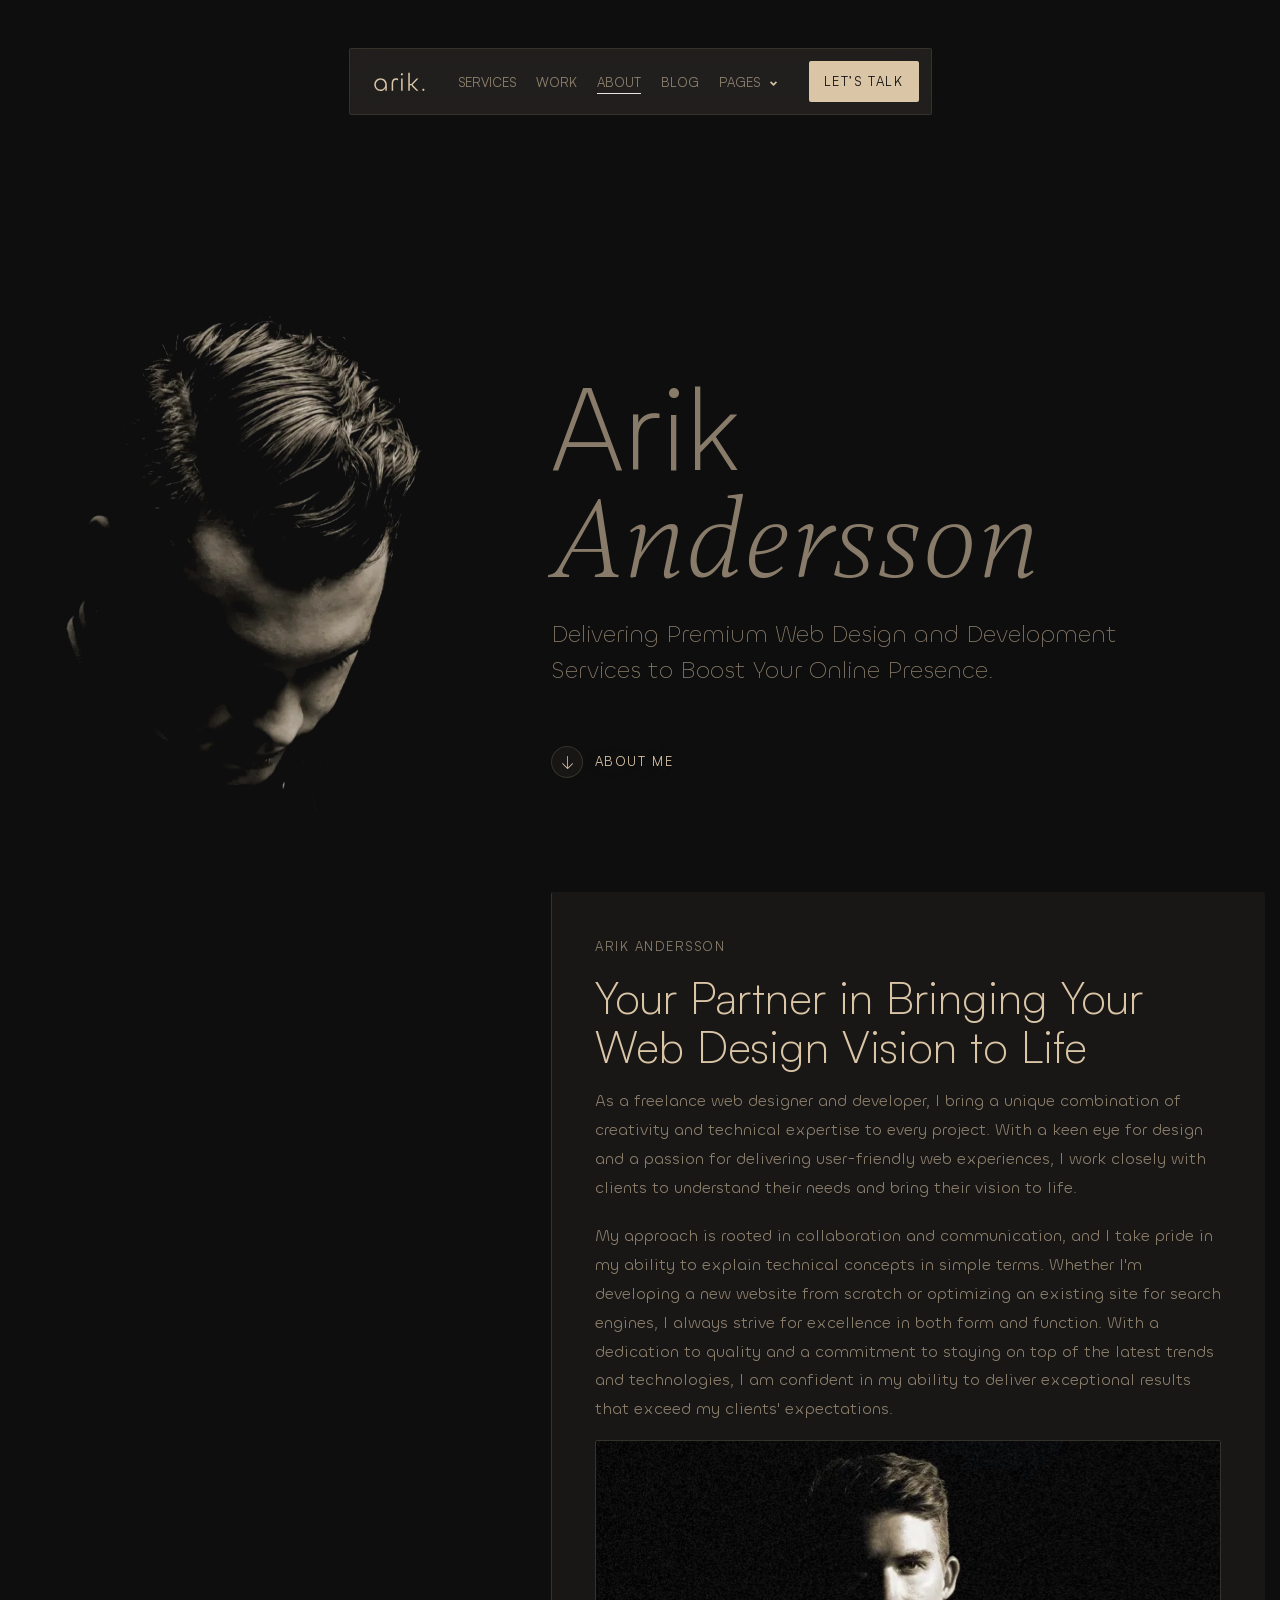
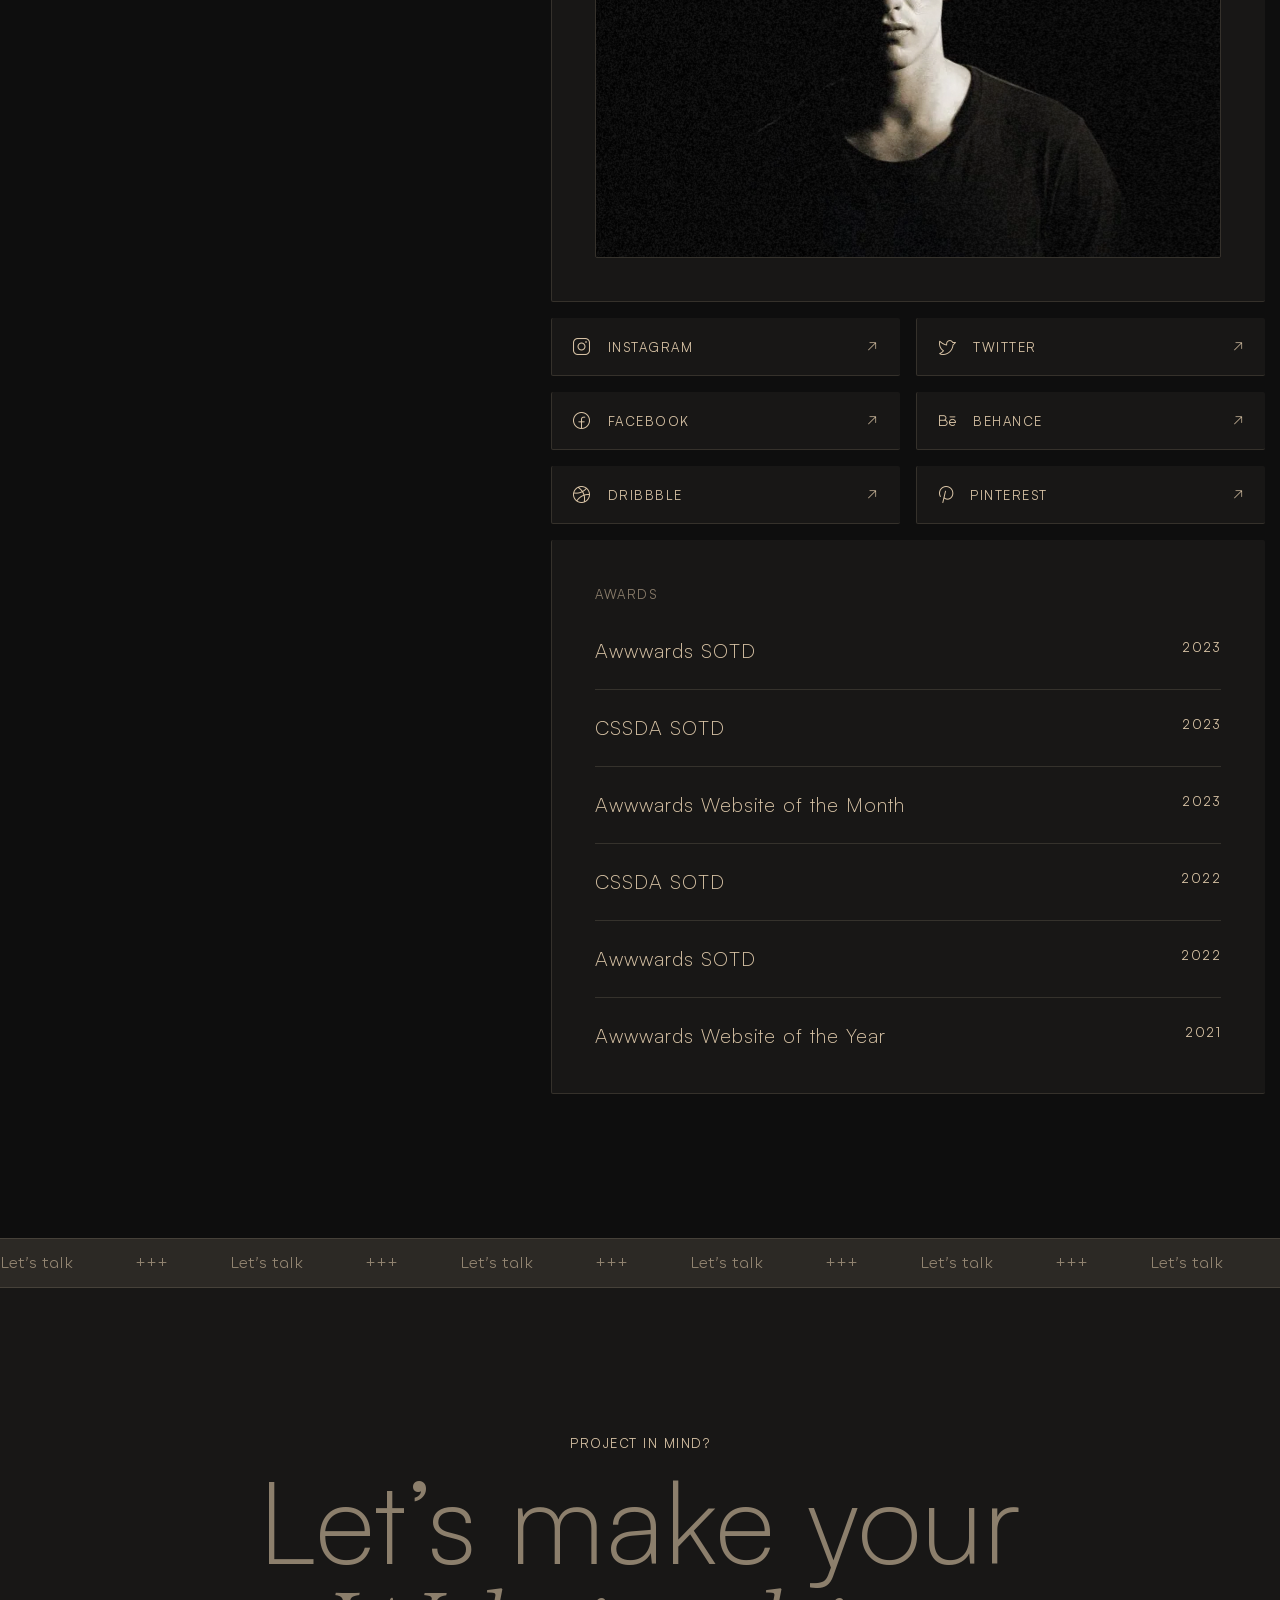
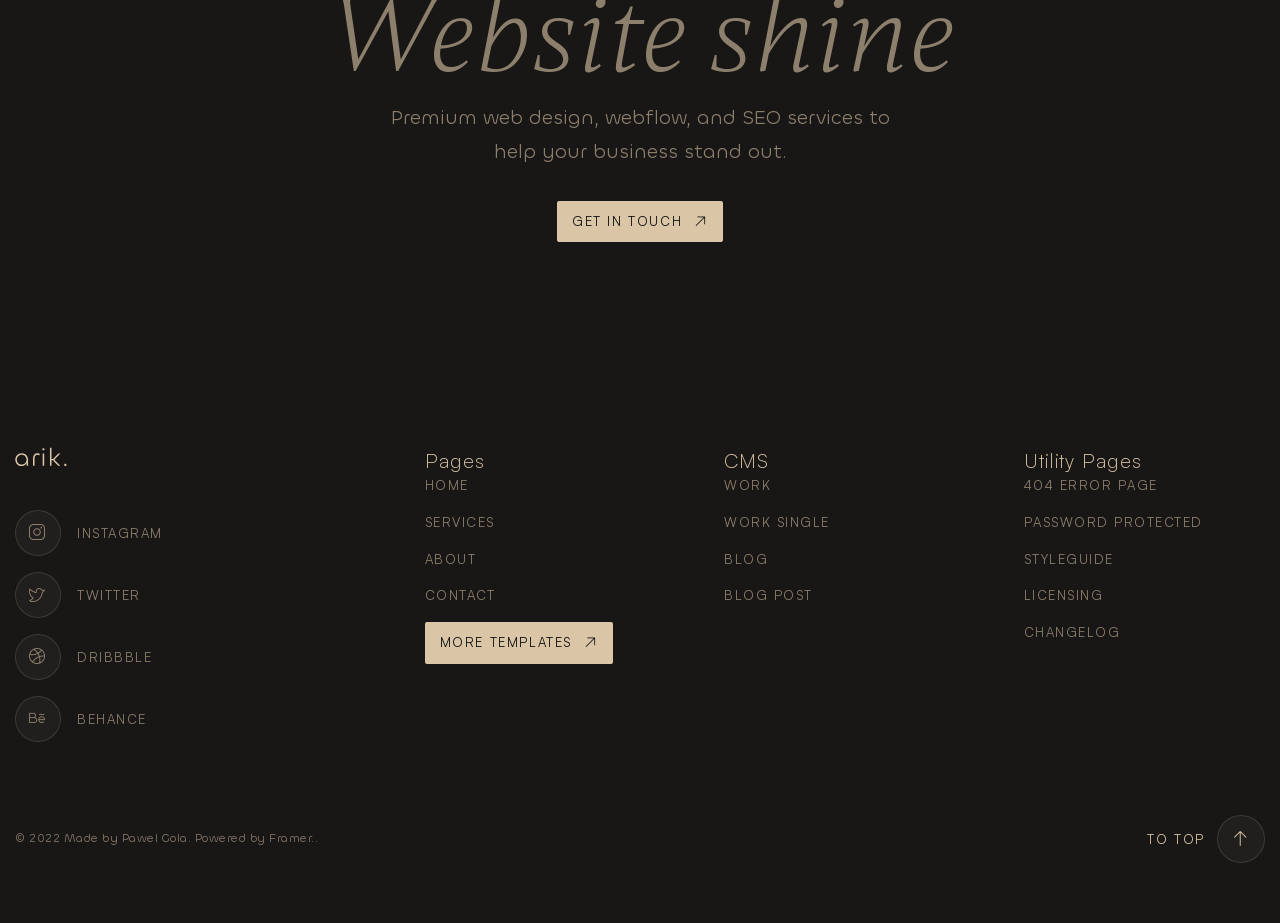
<file: about.html>
<!doctype html>
<html lang="en">
	<head>
		<meta charset="UTF-8">
		<meta name="viewport" content="width=device-width, initial-scale=1.0">
		<link rel="preload" href="./assets/fonts/Satoshi-Regular.woff2" as="font" type="font/woff2" crossorigin="anonymous">
		<link rel="preload" href="./assets/fonts/Satoshi-Light.woff2" as="font" type="font/woff2" crossorigin="anonymous">
		<link rel="preload" href="./assets/fonts/Gambetta-LightItalic.woff2" as="font" type="font/woff2" crossorigin="anonymous">
		<link rel="preload" href="./assets/fonts/Chillax-Regular.woff2" as="font" type="font/woff2" crossorigin="anonymous">
		<link rel="preload" href="./assets/fonts/Chillax-Light.woff2" as="font" type="font/woff2" crossorigin="anonymous">
		<link rel="shortcut icon" href="./assets/img/favicon.ico">
		<title>About</title>
		<script type="module" crossorigin="" src="./js/about.min.js?v=1793394413865"></script>
		<link rel="modulepreload" crossorigin="" href="./js/common.min.js?v=1793394413865">
		<link rel="modulepreload" crossorigin="" href="./js/main.min.js?v=1793394413865">
		<link rel="modulepreload" crossorigin="" href="./js/blockhead.min.js?v=1793394413865">
		<link rel="stylesheet" crossorigin="" href="./css/main.min.css?v=1793394413865">
		<link rel="stylesheet" crossorigin="" href="./css/blockhead.min.css?v=1793394413865">
		<link rel="stylesheet" crossorigin="" href="./css/about.min.css?v=1793394413865">
		<link rel="stylesheet" crossorigin="" href="./css/socialblock.min.css?v=1793394413865">
		<link rel="stylesheet" crossorigin="" href="./css/cardstyle.min.css?v=1793394413865">
	</head>
	<body>
		<div class="wrapper">
			<header data-fls-header="" data-fls-header-scroll="" data-fls-header-scroll-show="1000" class="header">
				<div class="header__container">
					<div class="header__body">
						<a href="index.html" class="header__link-logo">
							<img src="./assets/img/logo.svg" alt="logo" class="header__img-logo">
						</a>
						<div class="header__menu menu">
							<nav class="menu__body">
								<ul class="menu__list">
									<li class="menu__item">
										<a href="services.html" class="menu__link">Services</a>
									</li>
									<li class="menu__item">
										<a href="work.html" class="menu__link">Work</a>
									</li>
									<li class="menu__item">
										<a href="about.html" class="menu__link menu__link--active">About</a>
									</li>
									<li class="menu__item">
										<a href="blog.html" class="menu__link">Blog</a>
									</li>
									<li tabindex="0" class="menu__item menu__item--button menu__item--icon-tick">
										<button type="button" class="menu__link">Pages</button>
										<ul class="menu__submenu submenu">
											<li class="submenu__item">
												<a href="worksingle.html" class="submenu__link">worksingle</a>
											</li>
											<li class="submenu__item">
												<a href="contact.html" class="submenu__link">contact</a>
											</li>
											<li class="submenu__item">
												<a href="pricing.html" class="submenu__link">pricing</a>
											</li>
											<li class="submenu__item">
												<a href="blogsingle.html" class="submenu__link">blogsingle</a>
											</li>
										</ul>
									</li>
								</ul>
							</nav>
						</div>
						<!--
<fetch url="@components/layout/menu/menu.json">
<each loop='item in response'>
</each>
</fetch>
-->
						<a data-fls-button="" href="#" class="button button--light">Let’s talk</a>
						<button type="button" data-fls-menu="" class="icon-menu">
							<span></span>
						</button>
					</div>
				</div>
			</header>
			<main class="page page--about">
				<article class="about">
					<div class="about__container">
						<figure data-fls-dynamic=".about__body, 650, 1" class="about__picture">
							<picture>
								<source media="(max-width: 600px)" srcset="./assets/img/arik-600.webp" type="image/webp">
								<img data-fls-watcher="" data-fls-watcher-once="" alt="Arik" class="about__image" src="./assets/img/arik.webp">
							</picture>
						</figure>
						<div class="about__body">
							<div data-fls-watcher="" data-fls-watcher-once="" data-fls-blockhead="" class="about__blockhead blockhead blockhead--gap-16 blockhead--left">
								<h1 class="blockhead__title">
									Arik
									<span>Andersson</span>
								</h1>
								<div class="blockhead__text blockhead__text--size-24">
									<p>
										Delivering Premium Web Design and Development Services to Boost Your Online Presence.
									</p>
								</div>
							</div>
							<a data-fls-watcher="" data-fls-watcher-once="" data-fls-scrollto=".about__arik" data-fls-scrollto-top="100" data-fls-button="" href="#" class="about__button button button--text button--icon-arrow button--arrow-d">About Me</a>
							<section data-fls-watcher="" data-fls-watcher-once="" data-fls-cardstyle="" class="about__arik arik-about">
								<div class="arik-about__subtitle">Arik Andersson</div>
								<h2 class="arik-about__title">Your Partner in Bringing Your Web Design Vision to Life</h2>
								<div class="arik-about__text">
									<p>
										As a freelance web designer and developer, I bring a unique combination of creativity and
                            technical expertise to every project. With a keen eye for design and a passion for
                            delivering user-friendly web experiences, I work closely with clients to understand their
                            needs and bring their vision to life.
									</p>
									<p>
										My approach is rooted in collaboration and communication, and I take pride in my ability to
                            explain technical concepts in simple terms. Whether I'm developing a new website from
                            scratch or optimizing an existing site for search engines, I always strive for excellence in
                            both form and function. With a dedication to quality and a commitment to staying on top of
                            the latest trends and technologies, I am confident in my ability to deliver exceptional
                            results that exceed my clients' expectations.
									</p>
								</div>
								<figure class="arik-about__picture">
									<picture>
										<source media="(max-width: 600px)" srcset="./assets/img/about/1-600.webp" type="image/webp">
										<img alt="Arik" class="arik-about__image" src="./assets/img/about/1.webp">
									</picture>
								</figure>
							</section>
							<section data-fls-socialblock="" class="social-block">
								<ul class="social-block__list">
									<li data-fls-watcher="" data-fls-watcher-once="" class="social-block__item">
										<a target="_blank" href="#" class="social-block__link social-block__link--icon-instagram">Instagram</a>
									</li>
									<li data-fls-watcher="" data-fls-watcher-once="" class="social-block__item">
										<a target="_blank" href="#" class="social-block__link social-block__link--icon-twitter">Twitter</a>
									</li>
									<li data-fls-watcher="" data-fls-watcher-once="" class="social-block__item">
										<a target="_blank" href="#" class="social-block__link social-block__link--icon-facebook">Facebook</a>
									</li>
									<li data-fls-watcher="" data-fls-watcher-once="" class="social-block__item">
										<a target="_blank" href="#" class="social-block__link social-block__link--icon-behance">Behance</a>
									</li>
									<li data-fls-watcher="" data-fls-watcher-once="" class="social-block__item">
										<a target="_blank" href="#" class="social-block__link social-block__link--icon-dribbble">Dribbble</a>
									</li>
									<li data-fls-watcher="" data-fls-watcher-once="" class="social-block__item">
										<a target="_blank" href="#" class="social-block__link social-block__link--icon-pinterest">Pinterest</a>
									</li>
								</ul>
							</section>
							<section data-fls-watcher="" data-fls-watcher-once="" data-fls-cardstyle="" class="about-awards awards-about">
								<h3 class="awards-about__title">Awards</h3>
								<table class="awards-about__table">
									<tr class="awards-about__line">
										<td class="awards-about__item">Awwwards SOTD</td>
										<td class="awards-about__value">2023</td>
									</tr>
									<tr class="awards-about__line">
										<td class="awards-about__item">CSSDA SOTD</td>
										<td class="awards-about__value">2023</td>
									</tr>
									<tr class="awards-about__line">
										<td class="awards-about__item">Awwwards Website of the Month</td>
										<td class="awards-about__value">2023</td>
									</tr>
									<tr class="awards-about__line">
										<td class="awards-about__item">CSSDA SOTD</td>
										<td class="awards-about__value">2022</td>
									</tr>
									<tr class="awards-about__line">
										<td class="awards-about__item">Awwwards SOTD</td>
										<td class="awards-about__value">2022</td>
									</tr>
									<tr class="awards-about__line">
										<td class="awards-about__item">Awwwards Website of the Year</td>
										<td class="awards-about__value">2021</td>
									</tr>
								</table>
							</section>
						</div>
					</div>
				</article>
			</main>
			<aside data-fls-letstalk="" class="letstalk">
				<div data-fls-marquee="" data-fls-marquee-speed="100" class="letstalk__row row-letstalk">
					<div class="row-letstalk__item">Let’s talk</div>
					<div class="row-letstalk__item">+++</div>
				</div>
				<div class="letstalk__container">
					<div data-fls-watcher="" data-fls-watcher-once="" data-fls-blockhead="" class="letstalk__blockhead blockhead">
						<span class="blockhead__label">Project in mind?</span>
						<h2 class="blockhead__title">
							Let’s make your
							<span>Website shine</span>
						</h2>
						<div class="blockhead__text blockhead__text--width-500">
							<p>Premium web design, webflow, and SEO services to help your business stand out.</p>
						</div>
						<a data-fls-button="" href="#" class="letstalk__button button button--light button--icon button--icon-arrow button--arrow-ru">Get in
				touch</a>
					</div>
				</div>
			</aside>
			<footer data-fls-footer="" class="footer">
				<div class="footer__container">
					<div class="footer__body">
						<div class="footer__column">
							<a data-fls-scrollto=".page__hero" href="#" class="footer__logo">
								<img src="./assets/img/logo.svg" alt="logo-image">
							</a>
							<ul data-fls-social="" class="footer__social social social--column">
								<li class="social__item">
									<a href="#" target="_blank" class="social__link social__link--text social__link--icon-instagram">instagram</a>
								</li>
								<li class="social__item">
									<a href="#" target="_blank" class="social__link social__link--text social__link--icon-twitter">twitter</a>
								</li>
								<li class="social__item">
									<a href="#" target="_blank" class="social__link social__link--text social__link--icon-dribbble">dribbble</a>
								</li>
								<li class="social__item">
									<a href="#" target="_blank" class="social__link social__link--text social__link--icon-behance">behance</a>
								</li>
							</ul>
						</div>
						<div data-fls-spollers="500" class="footer__menus menus-footer">
							<details class="menus-footer__details">
								<summary>
									<h5 class="menus-footer__title">Pages</h5>
								</summary>
								<ul class="menus-footer__list">
									<li class="menus-footer__item">
										<a href="index.html" target="_blank" class="menus-footer__link">Home</a>
									</li>
									<li class="menus-footer__item">
										<a href="services.html" target="_blank" class="menus-footer__link">Services</a>
									</li>
									<li class="menus-footer__item">
										<a href="about.html" target="_blank" class="menus-footer__link">About</a>
									</li>
									<li class="menus-footer__item">
										<a href="contact.html" target="_blank" class="menus-footer__link">Contact</a>
									</li>
									<li class="menus-footer__item">
										<a data-fls-button="" href="#" class="menus-footer__button button button--light button--icon button--icon-arrow button--arrow-ru">More
								Templates</a>
									</li>
								</ul>
							</details>
						</div>
						<div data-fls-spollers="500" class="footer__menus menus-footer">
							<details class="menus-footer__details">
								<summary>
									<h5 class="menus-footer__title">CMS</h5>
								</summary>
								<ul class="menus-footer__list">
									<li class="menus-footer__item">
										<a href="work.html" target="_blank" class="menus-footer__link">Work</a>
									</li>
									<li class="menus-footer__item">
										<a href="worksingle.html" target="_blank" class="menus-footer__link">Work
								Single</a>
									</li>
									<li class="menus-footer__item">
										<a href="blog.html" target="_blank" class="menus-footer__link">Blog</a>
									</li>
									<li class="menus-footer__item">
										<a href="blogsingle.html" target="_blank" class="menus-footer__link">Blog
								Post</a>
									</li>
								</ul>
							</details>
						</div>
						<div data-fls-spollers="500" class="footer__menus menus-footer">
							<details class="menus-footer__details">
								<summary>
									<h5 class="menus-footer__title">Utility Pages</h5>
								</summary>
								<ul class="menus-footer__list">
									<li class="menus-footer__item">
										<a href="#" target="_blank" class="menus-footer__link">404 Error
								Page</a>
									</li>
									<li class="menus-footer__item">
										<a href="#" target="_blank" class="menus-footer__link">Password
								Protected</a>
									</li>
									<li class="menus-footer__item">
										<a href="#" target="_blank" class="menus-footer__link">Styleguide</a>
									</li>
									<li class="menus-footer__item">
										<a href="#" target="_blank" class="menus-footer__link">Licensing</a>
									</li>
									<li class="menus-footer__item">
										<a href="#" target="_blank" class="menus-footer__link">Changelog</a>
									</li>
								</ul>
							</details>
						</div>
					</div>
					<div class="footer__bottom">
						<a href="#" class="footer__copy">© 2022 Made by Pawel Gola. Powered by Framer..</a>
						<a data-fls-scrollto="main" data-fls-button="" href="#" class="footer__button button button--text button--text-big button--text-big-reverse button--icon-arrow button--arrow-u">To
				Top</a>
					</div>
				</div>
			</footer>
		</div>
	</body>
</html>
</file>
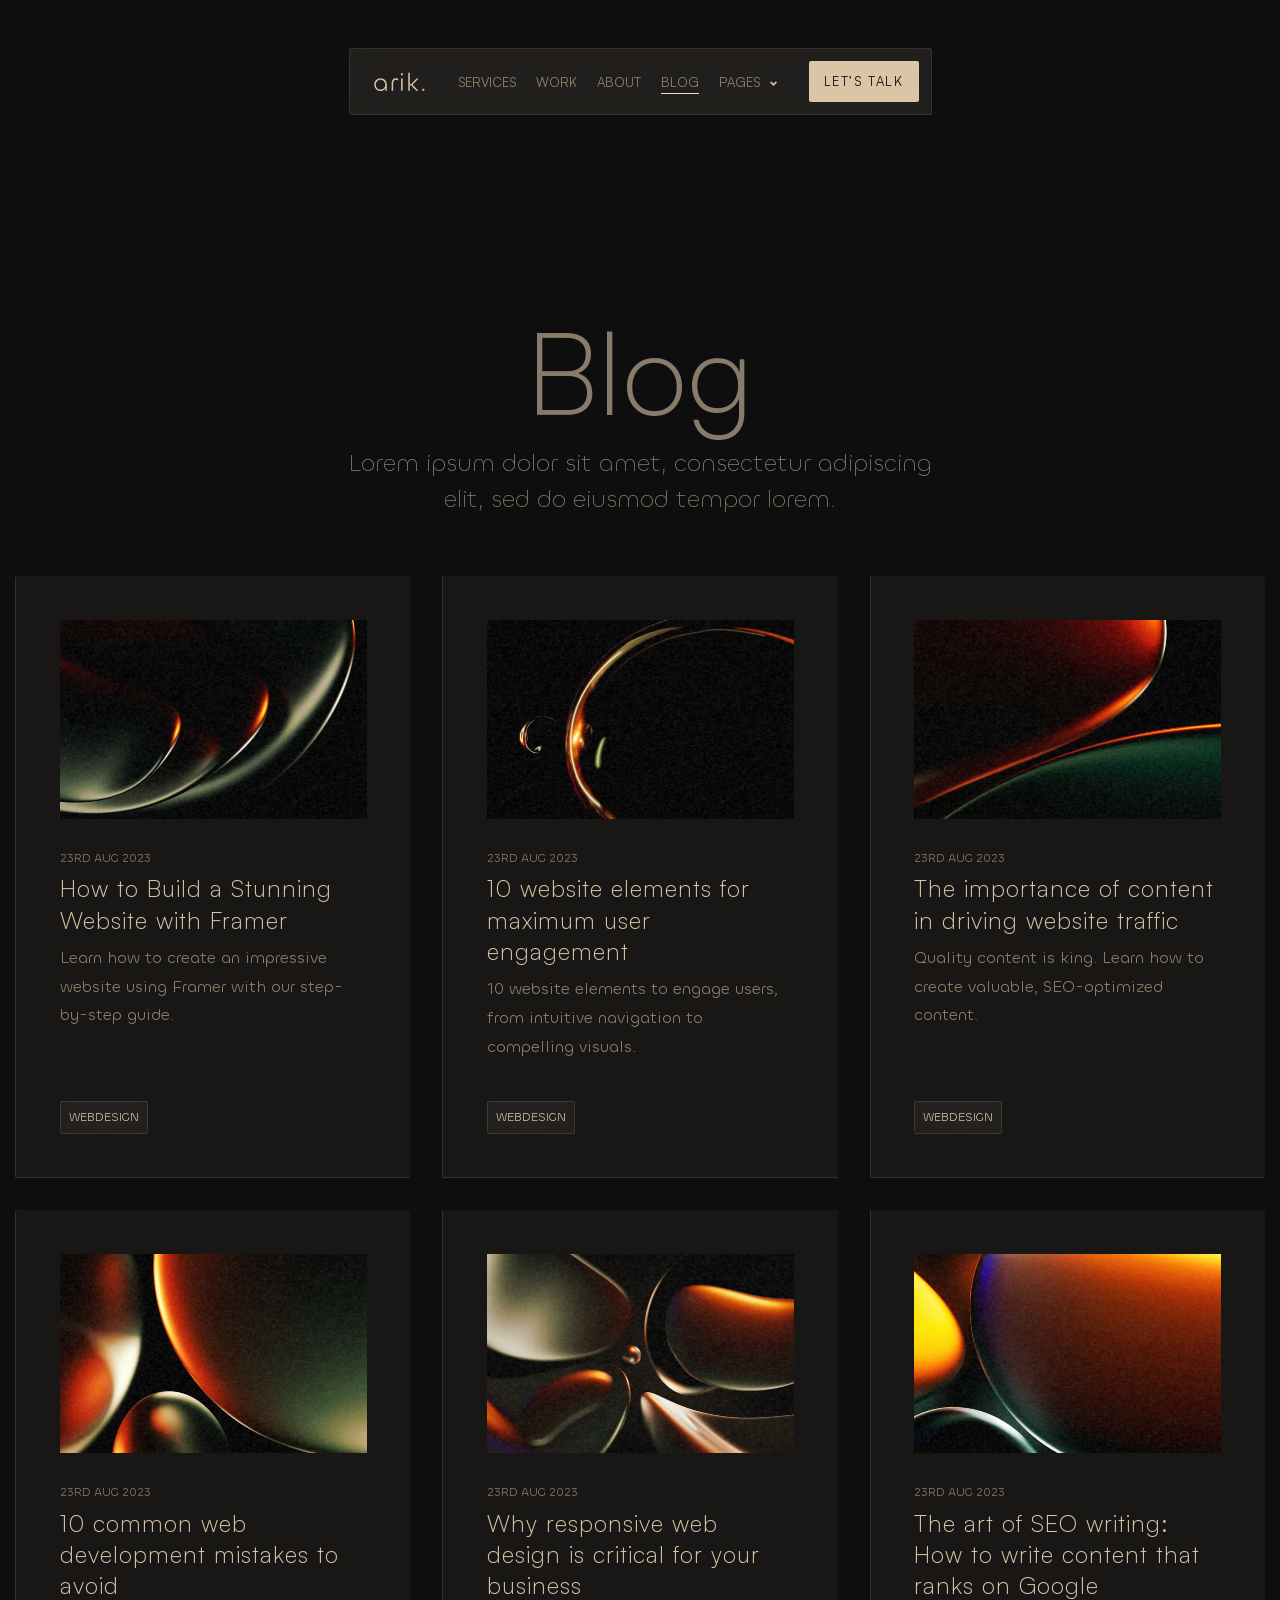
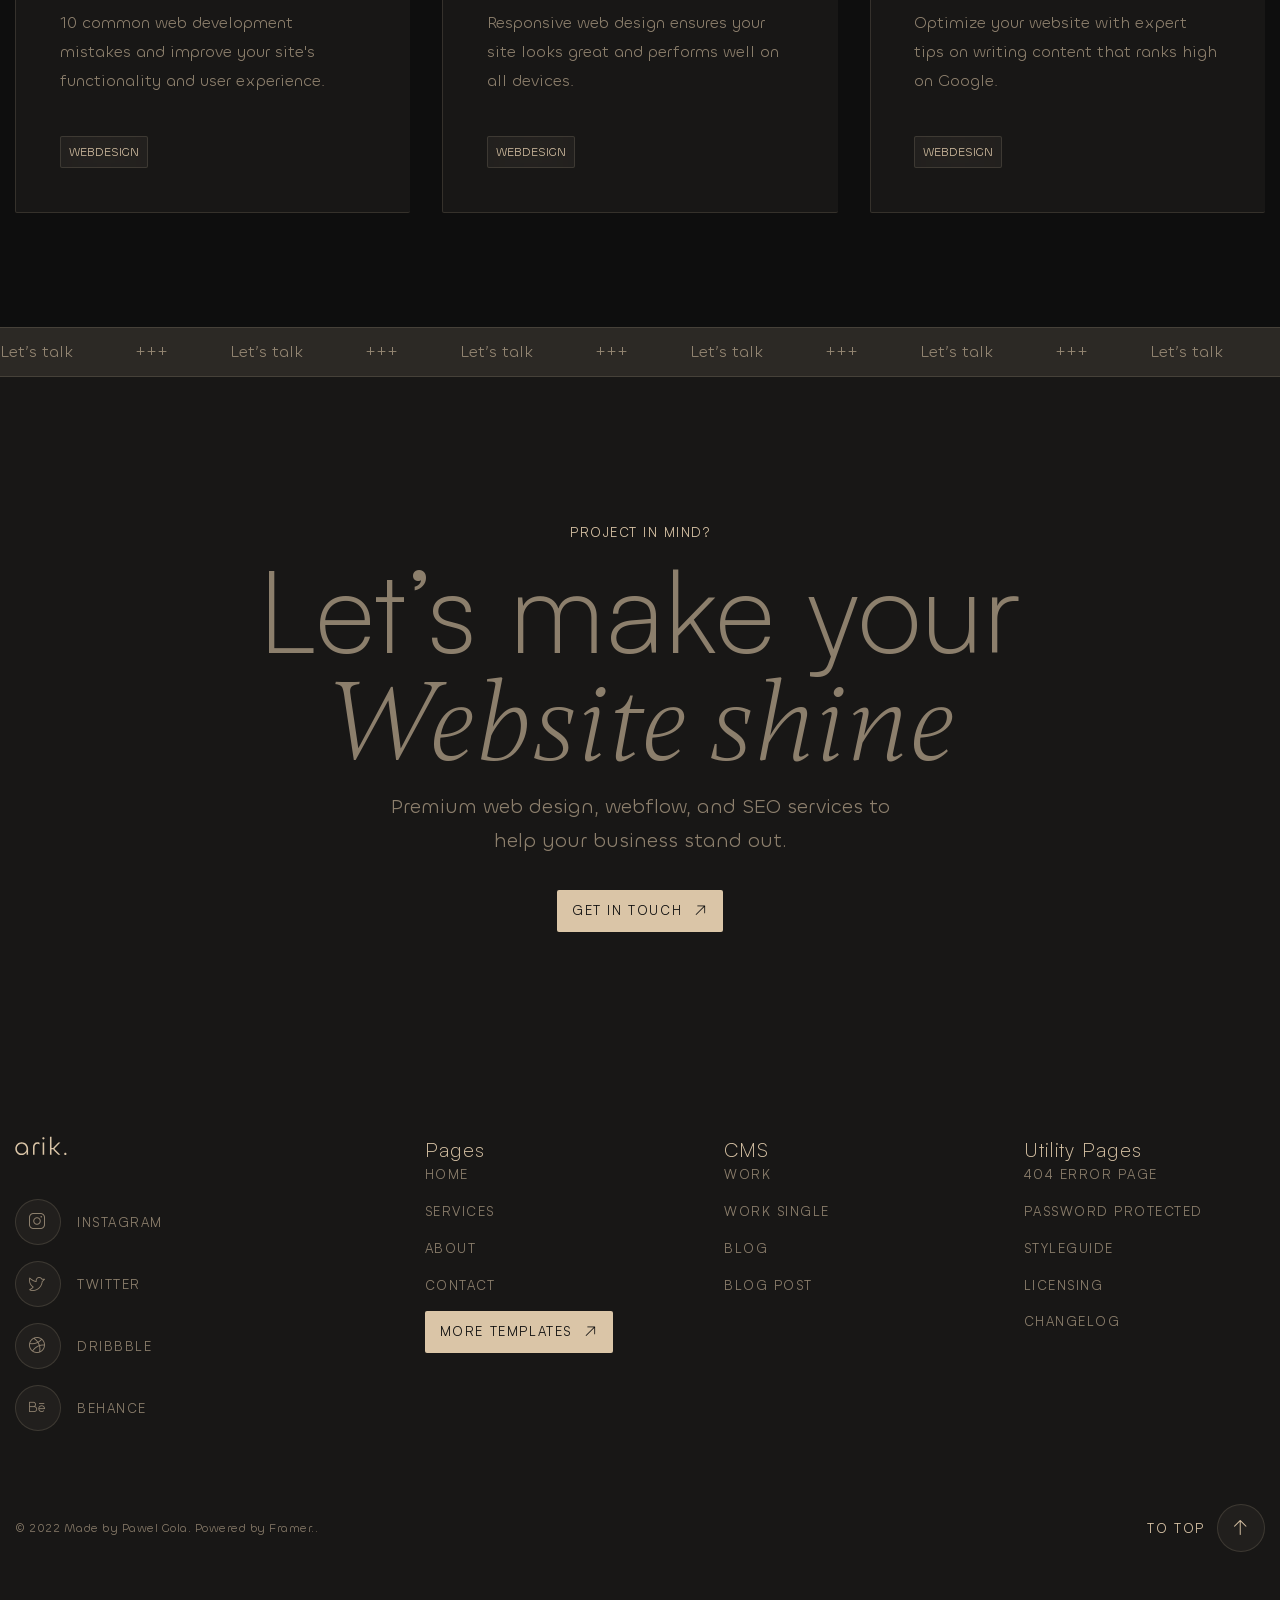
<file: blog.html>
<!doctype html>
<html lang="en">
	<head>
		<meta charset="UTF-8">
		<meta name="viewport" content="width=device-width, initial-scale=1.0">
		<link rel="preload" href="./assets/fonts/Satoshi-Regular.woff2" as="font" type="font/woff2" crossorigin="anonymous">
		<link rel="preload" href="./assets/fonts/Satoshi-Light.woff2" as="font" type="font/woff2" crossorigin="anonymous">
		<link rel="preload" href="./assets/fonts/Gambetta-LightItalic.woff2" as="font" type="font/woff2" crossorigin="anonymous">
		<link rel="preload" href="./assets/fonts/Chillax-Regular.woff2" as="font" type="font/woff2" crossorigin="anonymous">
		<link rel="preload" href="./assets/fonts/Chillax-Light.woff2" as="font" type="font/woff2" crossorigin="anonymous">
		<link rel="shortcut icon" href="./assets/img/favicon.ico">
		<title>Blog</title>
		<link rel="modulepreload" crossorigin href="./js/common.min.js?v=1793394413866">
		<script type="module" crossorigin="" src="./js/main.min.js?v=1793394413866"></script>
		<script type="module" crossorigin="" src="./js/blockhead.min.js?v=1793394413866"></script>
		<link rel="stylesheet" crossorigin="" href="./css/main.min.css?v=1793394413866">
		<link rel="stylesheet" crossorigin="" href="./css/blockhead.min.css?v=1793394413866">
		<link rel="stylesheet" crossorigin="" href="./css/blog.min.css?v=1793394413866">
		<link rel="stylesheet" crossorigin="" href="./css/noise.min.css?v=1793394413866">
		<link rel="stylesheet" crossorigin="" href="./css/hovereffect.min.css?v=1793394413866">
		<link rel="stylesheet" crossorigin="" href="./css/cardstyle.min.css?v=1793394413866">
		<link rel="stylesheet" crossorigin="" href="./css/articlepreview.min.css?v=1793394413866">
	</head>
	<body>
		<div class="wrapper">
			<header data-fls-header="" data-fls-header-scroll="" data-fls-header-scroll-show="1000" class="header">
				<div class="header__container">
					<div class="header__body">
						<a href="index.html" class="header__link-logo">
							<img src="./assets/img/logo.svg" alt="logo" class="header__img-logo">
						</a>
						<div class="header__menu menu">
							<nav class="menu__body">
								<ul class="menu__list">
									<li class="menu__item">
										<a href="services.html" class="menu__link">Services</a>
									</li>
									<li class="menu__item">
										<a href="work.html" class="menu__link">Work</a>
									</li>
									<li class="menu__item">
										<a href="about.html" class="menu__link">About</a>
									</li>
									<li class="menu__item">
										<a href="blog.html" class="menu__link menu__link--active">Blog</a>
									</li>
									<li tabindex="0" class="menu__item menu__item--button menu__item--icon-tick">
										<button type="button" class="menu__link">Pages</button>
										<ul class="menu__submenu submenu">
											<li class="submenu__item">
												<a href="worksingle.html" class="submenu__link">worksingle</a>
											</li>
											<li class="submenu__item">
												<a href="contact.html" class="submenu__link">contact</a>
											</li>
											<li class="submenu__item">
												<a href="pricing.html" class="submenu__link">pricing</a>
											</li>
											<li class="submenu__item">
												<a href="blogsingle.html" class="submenu__link">blogsingle</a>
											</li>
										</ul>
									</li>
								</ul>
							</nav>
						</div>
						<!--
<fetch url="@components/layout/menu/menu.json">
<each loop='item in response'>
</each>
</fetch>
-->
						<a data-fls-button="" href="#" class="button button--light">Let’s talk</a>
						<button type="button" data-fls-menu="" class="icon-menu">
							<span></span>
						</button>
					</div>
				</div>
			</header>
			<main class="page">
				<section class="page__blog blog">
					<div class="blog__container">
						<div data-fls-watcher="" data-fls-watcher-once="" data-fls-blockhead="" class="blog__blockhead blockhead blockhead--width-600 blockhead--gap-16">
							<h1 class="blockhead__title">Blog</h1>
							<div class="blockhead__text blockhead__text--size-24">
								<p>
									Lorem ipsum dolor sit amet, consectetur adipiscing elit, sed do eiusmod tempor lorem.
								</p>
							</div>
						</div>
						<div class="blog__body">
							<article data-fls-watcher="" data-fls-watcher-once="" data-fls-articlepreview="" data-fls-cardstyle="" class="blog__card articlepreview">
								<a data-fls-hovereffect="" data-fls-noise="" href="#" class="articlepreview__image-link">
									<picture>
										<source media="(max-width: 600px)" srcset="./assets/img/blog/1-600.webp" type="image/webp">
										<img alt="image" class="articlepreview__image" src="./assets/img/blog/1.webp">
									</picture>
								</a>
								<time class="articlepreview__date" datetime="2023-08-23">23rd Aug 2023</time>
								<h2 class="articlepreview__title">How to Build a Stunning Website with Framer</h2>
								<div class="articlepreview__text">
									<p>
										Learn how to create an impressive website using Framer with our step-by-step guide.
									</p>
								</div>
								<a href="#" class="articlepreview__link">WEbdesign</a>
							</article>
							<article data-fls-watcher="" data-fls-watcher-once="" data-fls-articlepreview="" data-fls-cardstyle="" class="blog__card articlepreview">
								<a data-fls-hovereffect="" data-fls-noise="" href="#" class="articlepreview__image-link">
									<picture>
										<source media="(max-width: 600px)" srcset="./assets/img/blog/2-600.webp" type="image/webp">
										<img alt="image" class="articlepreview__image" src="./assets/img/blog/2.webp">
									</picture>
								</a>
								<time class="articlepreview__date" datetime="2023-08-23">23rd Aug 2023</time>
								<h2 class="articlepreview__title">10 website elements for maximum user engagement</h2>
								<div class="articlepreview__text">
									<p>
										10 website elements to engage users, from intuitive navigation to compelling visuals.
									</p>
								</div>
								<a href="#" class="articlepreview__link">WEbdesign</a>
							</article>
							<article data-fls-watcher="" data-fls-watcher-once="" data-fls-articlepreview="" data-fls-cardstyle="" class="blog__card articlepreview">
								<a data-fls-hovereffect="" data-fls-noise="" href="#" class="articlepreview__image-link">
									<picture>
										<source media="(max-width: 600px)" srcset="./assets/img/blog/3-600.webp" type="image/webp">
										<img alt="image" class="articlepreview__image" src="./assets/img/blog/3.webp">
									</picture>
								</a>
								<time class="articlepreview__date" datetime="2023-08-23">23rd Aug 2023</time>
								<h2 class="articlepreview__title">The importance of content in driving website traffic</h2>
								<div class="articlepreview__text">
									<p>Quality content is king. Learn how to create valuable, SEO-optimized content.</p>
								</div>
								<a href="#" class="articlepreview__link">WEbdesign</a>
							</article>
							<article data-fls-watcher="" data-fls-watcher-once="" data-fls-articlepreview="" data-fls-cardstyle="" class="blog__card articlepreview">
								<a data-fls-hovereffect="" data-fls-noise="" href="#" class="articlepreview__image-link">
									<picture>
										<source media="(max-width: 600px)" srcset="./assets/img/blog/4-600.webp" type="image/webp">
										<img alt="image" class="articlepreview__image" src="./assets/img/blog/4.webp">
									</picture>
								</a>
								<time class="articlepreview__date" datetime="2023-08-23">23rd Aug 2023</time>
								<h2 class="articlepreview__title">10 common web development mistakes to avoid</h2>
								<div class="articlepreview__text">
									<p>
										10 common web development mistakes and improve your site's functionality and user experience.
									</p>
								</div>
								<a href="#" class="articlepreview__link">WEbdesign</a>
							</article>
							<article data-fls-watcher="" data-fls-watcher-once="" data-fls-articlepreview="" data-fls-cardstyle="" class="blog__card articlepreview">
								<a data-fls-hovereffect="" data-fls-noise="" href="#" class="articlepreview__image-link">
									<picture>
										<source media="(max-width: 600px)" srcset="./assets/img/blog/5-600.webp" type="image/webp">
										<img alt="image" class="articlepreview__image" src="./assets/img/blog/5.webp">
									</picture>
								</a>
								<time class="articlepreview__date" datetime="2023-08-23">23rd Aug 2023</time>
								<h2 class="articlepreview__title">Why responsive web design is critical for your business</h2>
								<div class="articlepreview__text">
									<p>
										Responsive web design ensures your site looks great and performs well on all devices.
									</p>
								</div>
								<a href="#" class="articlepreview__link">WEbdesign</a>
							</article>
							<article data-fls-watcher="" data-fls-watcher-once="" data-fls-articlepreview="" data-fls-cardstyle="" class="blog__card articlepreview">
								<a data-fls-hovereffect="" data-fls-noise="" href="#" class="articlepreview__image-link">
									<picture>
										<source media="(max-width: 600px)" srcset="./assets/img/blog/6-600.webp" type="image/webp">
										<img alt="image" class="articlepreview__image" src="./assets/img/blog/6.webp">
									</picture>
								</a>
								<time class="articlepreview__date" datetime="2023-08-23">23rd Aug 2023</time>
								<h2 class="articlepreview__title">The art of SEO writing: How to write content that ranks on Google</h2>
								<div class="articlepreview__text">
									<p>
										Optimize your website with expert tips on writing content that ranks high on Google.
									</p>
								</div>
								<a href="#" class="articlepreview__link">WEbdesign</a>
							</article>
						</div>
					</div>
				</section>
			</main>
			<aside data-fls-letstalk="" class="letstalk">
				<div data-fls-marquee="" data-fls-marquee-speed="100" class="letstalk__row row-letstalk">
					<div class="row-letstalk__item">Let’s talk</div>
					<div class="row-letstalk__item">+++</div>
				</div>
				<div class="letstalk__container">
					<div data-fls-watcher="" data-fls-watcher-once="" data-fls-blockhead="" class="letstalk__blockhead blockhead">
						<span class="blockhead__label">Project in mind?</span>
						<h2 class="blockhead__title">
							Let’s make your
							<span>Website shine</span>
						</h2>
						<div class="blockhead__text blockhead__text--width-500">
							<p>Premium web design, webflow, and SEO services to help your business stand out.</p>
						</div>
						<a data-fls-button="" href="#" class="letstalk__button button button--light button--icon button--icon-arrow button--arrow-ru">Get in
				touch</a>
					</div>
				</div>
			</aside>
			<footer data-fls-footer="" class="footer">
				<div class="footer__container">
					<div class="footer__body">
						<div class="footer__column">
							<a data-fls-scrollto=".page__hero" href="#" class="footer__logo">
								<img src="./assets/img/logo.svg" alt="logo-image">
							</a>
							<ul data-fls-social="" class="footer__social social social--column">
								<li class="social__item">
									<a href="#" target="_blank" class="social__link social__link--text social__link--icon-instagram">instagram</a>
								</li>
								<li class="social__item">
									<a href="#" target="_blank" class="social__link social__link--text social__link--icon-twitter">twitter</a>
								</li>
								<li class="social__item">
									<a href="#" target="_blank" class="social__link social__link--text social__link--icon-dribbble">dribbble</a>
								</li>
								<li class="social__item">
									<a href="#" target="_blank" class="social__link social__link--text social__link--icon-behance">behance</a>
								</li>
							</ul>
						</div>
						<div data-fls-spollers="500" class="footer__menus menus-footer">
							<details class="menus-footer__details">
								<summary>
									<h5 class="menus-footer__title">Pages</h5>
								</summary>
								<ul class="menus-footer__list">
									<li class="menus-footer__item">
										<a href="index.html" target="_blank" class="menus-footer__link">Home</a>
									</li>
									<li class="menus-footer__item">
										<a href="services.html" target="_blank" class="menus-footer__link">Services</a>
									</li>
									<li class="menus-footer__item">
										<a href="about.html" target="_blank" class="menus-footer__link">About</a>
									</li>
									<li class="menus-footer__item">
										<a href="contact.html" target="_blank" class="menus-footer__link">Contact</a>
									</li>
									<li class="menus-footer__item">
										<a data-fls-button="" href="#" class="menus-footer__button button button--light button--icon button--icon-arrow button--arrow-ru">More
								Templates</a>
									</li>
								</ul>
							</details>
						</div>
						<div data-fls-spollers="500" class="footer__menus menus-footer">
							<details class="menus-footer__details">
								<summary>
									<h5 class="menus-footer__title">CMS</h5>
								</summary>
								<ul class="menus-footer__list">
									<li class="menus-footer__item">
										<a href="work.html" target="_blank" class="menus-footer__link">Work</a>
									</li>
									<li class="menus-footer__item">
										<a href="worksingle.html" target="_blank" class="menus-footer__link">Work
								Single</a>
									</li>
									<li class="menus-footer__item">
										<a href="blog.html" target="_blank" class="menus-footer__link">Blog</a>
									</li>
									<li class="menus-footer__item">
										<a href="blogsingle.html" target="_blank" class="menus-footer__link">Blog
								Post</a>
									</li>
								</ul>
							</details>
						</div>
						<div data-fls-spollers="500" class="footer__menus menus-footer">
							<details class="menus-footer__details">
								<summary>
									<h5 class="menus-footer__title">Utility Pages</h5>
								</summary>
								<ul class="menus-footer__list">
									<li class="menus-footer__item">
										<a href="#" target="_blank" class="menus-footer__link">404 Error
								Page</a>
									</li>
									<li class="menus-footer__item">
										<a href="#" target="_blank" class="menus-footer__link">Password
								Protected</a>
									</li>
									<li class="menus-footer__item">
										<a href="#" target="_blank" class="menus-footer__link">Styleguide</a>
									</li>
									<li class="menus-footer__item">
										<a href="#" target="_blank" class="menus-footer__link">Licensing</a>
									</li>
									<li class="menus-footer__item">
										<a href="#" target="_blank" class="menus-footer__link">Changelog</a>
									</li>
								</ul>
							</details>
						</div>
					</div>
					<div class="footer__bottom">
						<a href="#" class="footer__copy">© 2022 Made by Pawel Gola. Powered by Framer..</a>
						<a data-fls-scrollto="main" data-fls-button="" href="#" class="footer__button button button--text button--text-big button--text-big-reverse button--icon-arrow button--arrow-u">To
				Top</a>
					</div>
				</div>
			</footer>
		</div>
	</body>
</html>
</file>
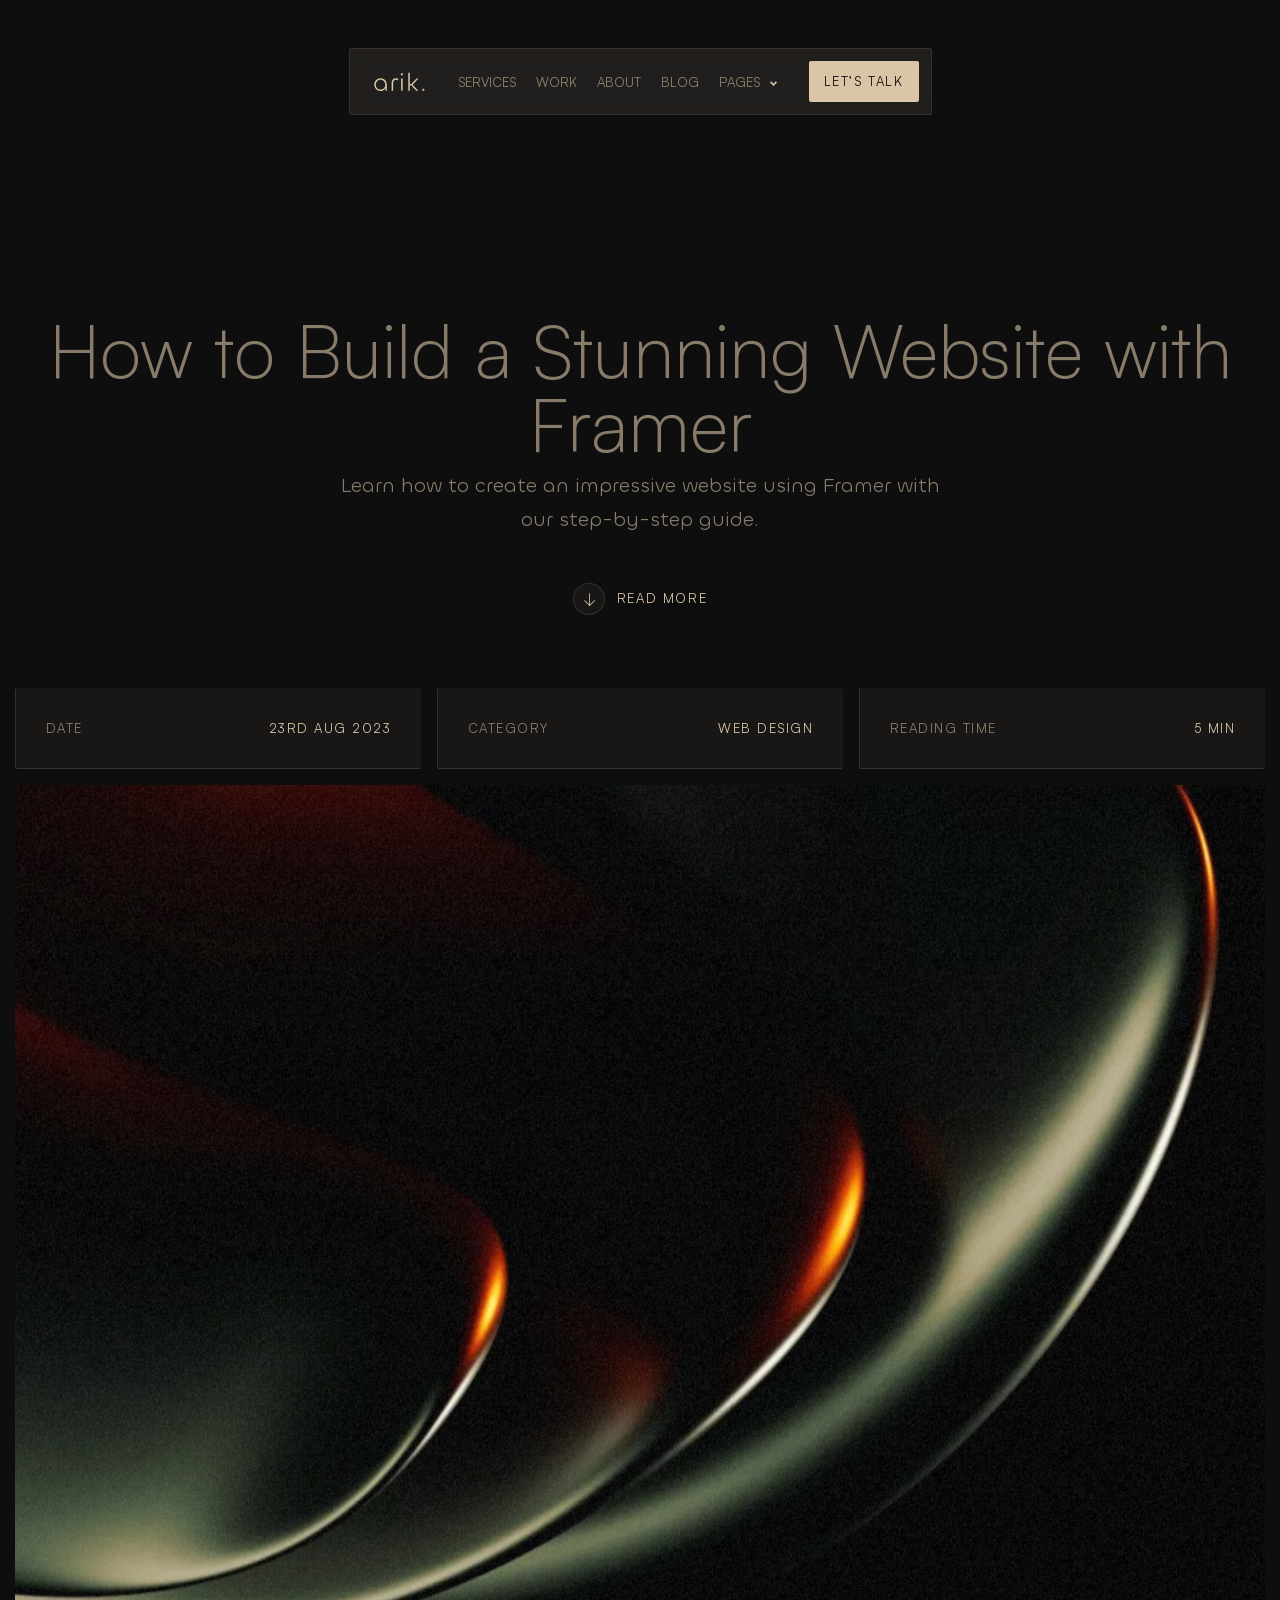
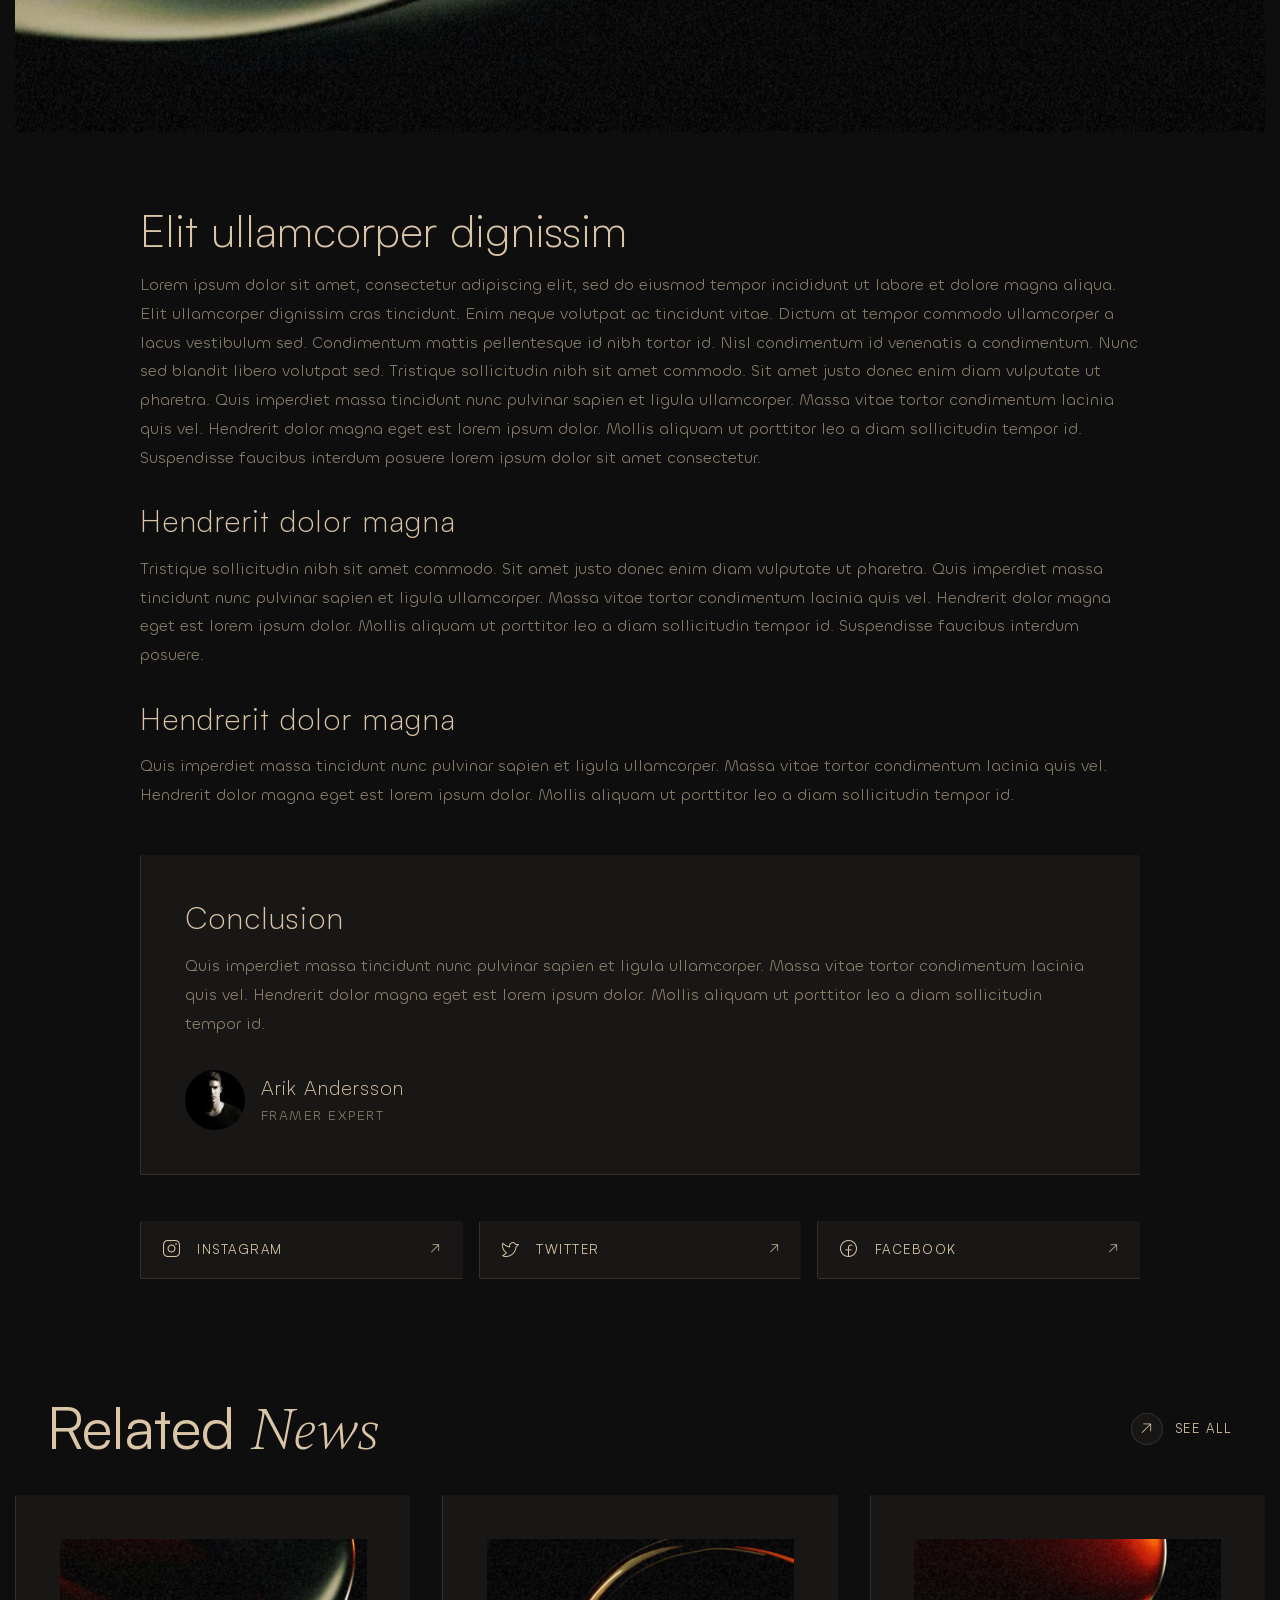
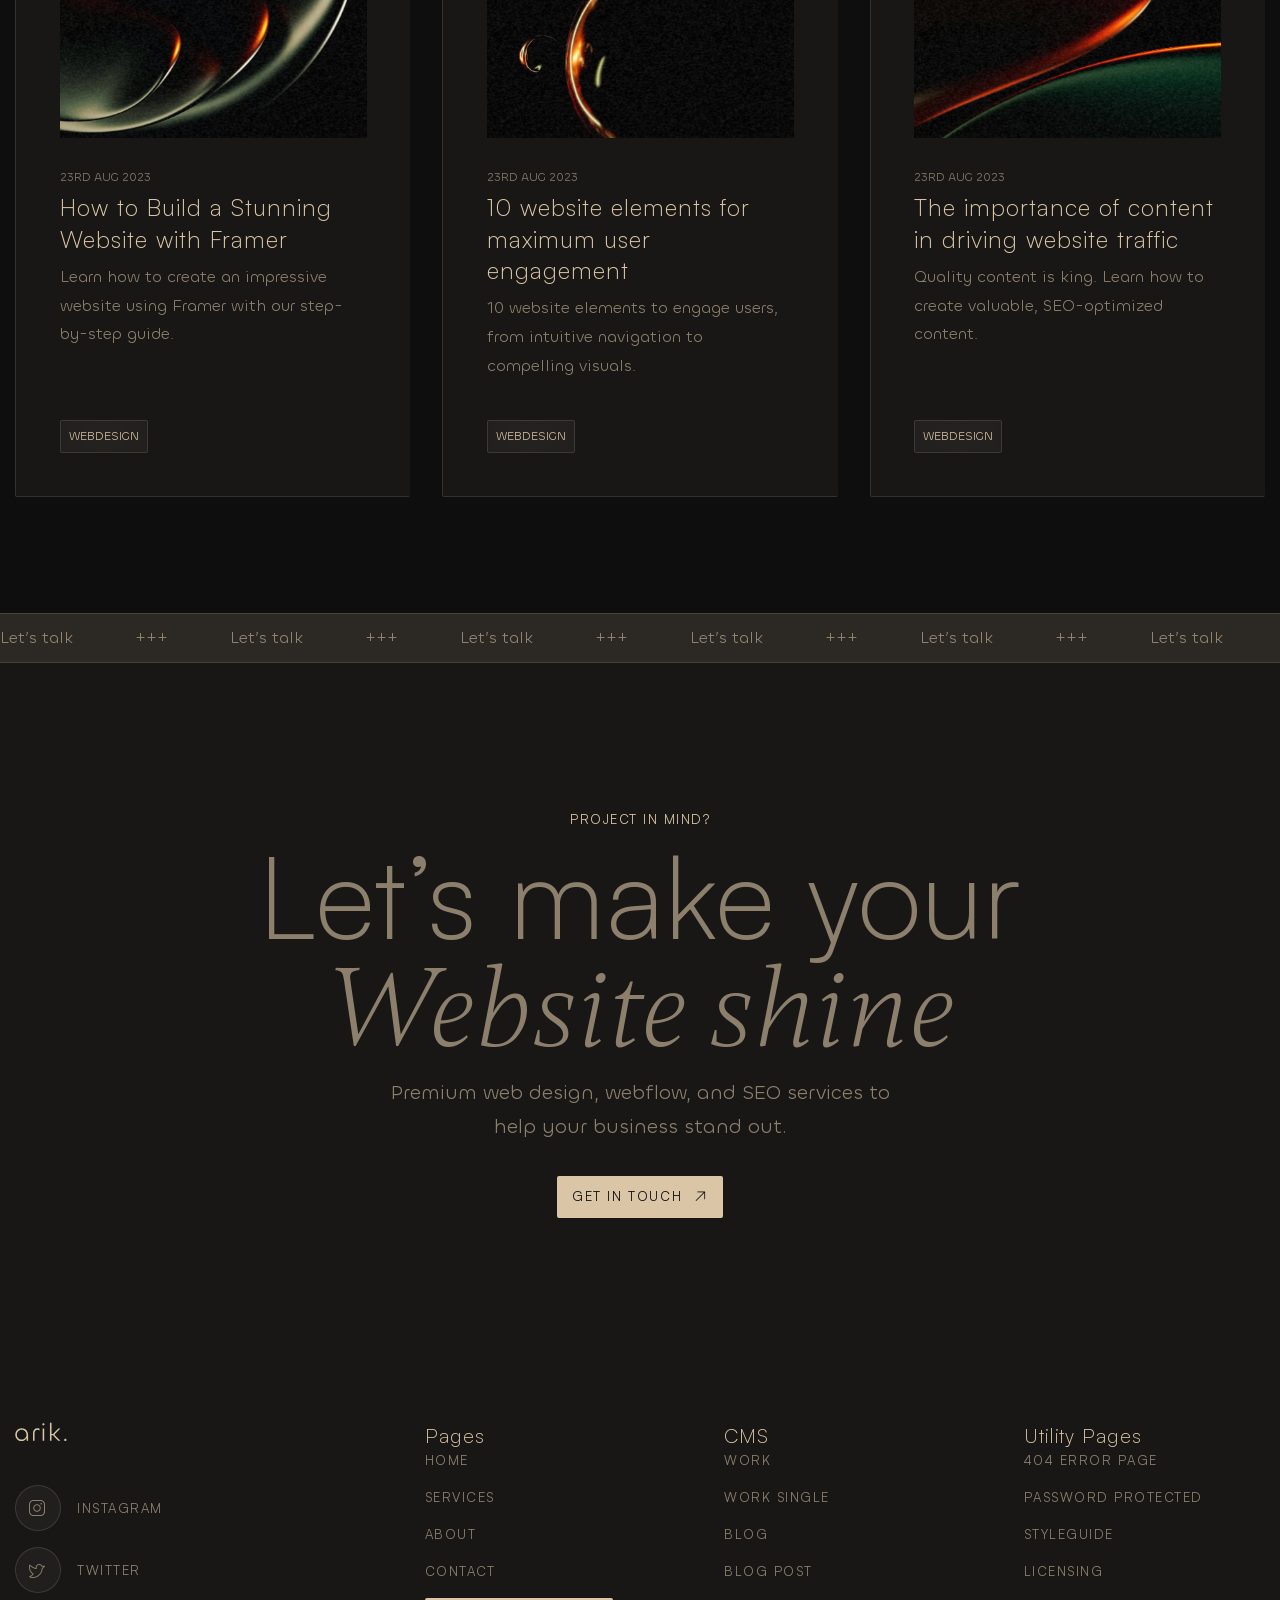
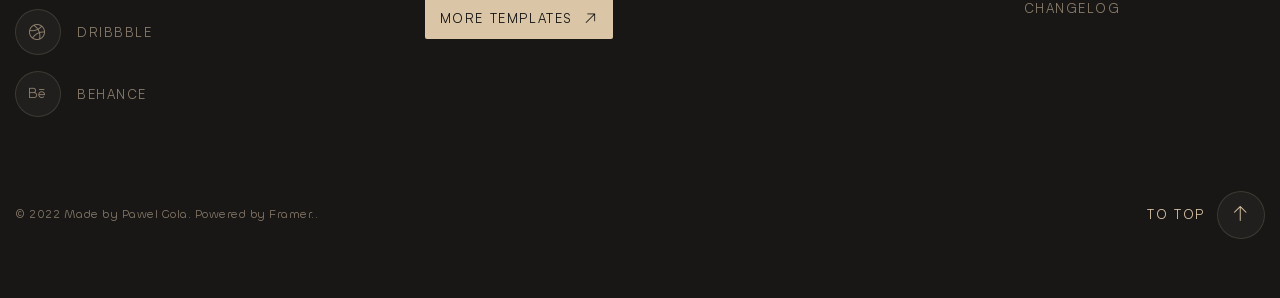
<file: blogsingle.html>
<!doctype html>
<html lang="en">
	<head>
		<meta charset="UTF-8">
		<meta name="viewport" content="width=device-width, initial-scale=1.0">
		<link rel="preload" href="./assets/fonts/Satoshi-Regular.woff2" as="font" type="font/woff2" crossorigin="anonymous">
		<link rel="preload" href="./assets/fonts/Satoshi-Light.woff2" as="font" type="font/woff2" crossorigin="anonymous">
		<link rel="preload" href="./assets/fonts/Gambetta-LightItalic.woff2" as="font" type="font/woff2" crossorigin="anonymous">
		<link rel="preload" href="./assets/fonts/Chillax-Regular.woff2" as="font" type="font/woff2" crossorigin="anonymous">
		<link rel="preload" href="./assets/fonts/Chillax-Light.woff2" as="font" type="font/woff2" crossorigin="anonymous">
		<link rel="shortcut icon" href="./assets/img/favicon.ico">
		<title>Blog Single</title>
		<link rel="modulepreload" crossorigin href="./js/common.min.js?v=1793394413867">
		<script type="module" crossorigin="" src="./js/main.min.js?v=1793394413867"></script>
		<script type="module" crossorigin="" src="./js/blockhead.min.js?v=1793394413867"></script>
		<link rel="stylesheet" crossorigin="" href="./css/main.min.css?v=1793394413867">
		<link rel="stylesheet" crossorigin="" href="./css/blockhead.min.css?v=1793394413867">
		<link rel="stylesheet" crossorigin="" href="./css/blogsingle.min.css?v=1793394413867">
		<link rel="stylesheet" crossorigin="" href="./css/socialblock.min.css?v=1793394413867">
		<link rel="stylesheet" crossorigin="" href="./css/noise.min.css?v=1793394413867">
		<link rel="stylesheet" crossorigin="" href="./css/hovereffect.min.css?v=1793394413867">
		<link rel="stylesheet" crossorigin="" href="./css/cardstyle.min.css?v=1793394413867">
		<link rel="stylesheet" crossorigin="" href="./css/blocktitle.min.css?v=1793394413867">
		<link rel="stylesheet" crossorigin="" href="./css/articlepreview.min.css?v=1793394413867">
	</head>
	<body>
		<div class="wrapper">
			<header data-fls-header="" data-fls-header-scroll="" data-fls-header-scroll-show="1000" class="header">
				<div class="header__container">
					<div class="header__body">
						<a href="index.html" class="header__link-logo">
							<img src="./assets/img/logo.svg" alt="logo" class="header__img-logo">
						</a>
						<div class="header__menu menu">
							<nav class="menu__body">
								<ul class="menu__list">
									<li class="menu__item">
										<a href="services.html" class="menu__link">Services</a>
									</li>
									<li class="menu__item">
										<a href="work.html" class="menu__link">Work</a>
									</li>
									<li class="menu__item">
										<a href="about.html" class="menu__link">About</a>
									</li>
									<li class="menu__item">
										<a href="blog.html" class="menu__link">Blog</a>
									</li>
									<li tabindex="0" class="menu__item menu__item--button menu__item--icon-tick">
										<button type="button" class="menu__link">Pages</button>
										<ul class="menu__submenu submenu">
											<li class="submenu__item">
												<a href="worksingle.html" class="submenu__link">worksingle</a>
											</li>
											<li class="submenu__item">
												<a href="contact.html" class="submenu__link">contact</a>
											</li>
											<li class="submenu__item">
												<a href="pricing.html" class="submenu__link">pricing</a>
											</li>
											<li class="submenu__item">
												<a href="blogsingle.html" class="submenu__link">blogsingle</a>
											</li>
										</ul>
									</li>
								</ul>
							</nav>
						</div>
						<!--
<fetch url="@components/layout/menu/menu.json">
<each loop='item in response'>
</each>
</fetch>
-->
						<a data-fls-button="" href="#" class="button button--light">Let’s talk</a>
						<button type="button" data-fls-menu="" class="icon-menu">
							<span></span>
						</button>
					</div>
				</div>
			</header>
			<main data-fls-blogsingle="" class="page page--blogsingle">
				<article class="page__blogsingle blogsingle-page">
					<div class="blogsingle-page__container">
						<div data-fls-watcher="" data-fls-watcher-once="" data-fls-blockhead="" class="blogsingle-page__blockhead blockhead blockhead--width-1200">
							<h1 class="blockhead__title blockhead__title--size-80">How to Build a Stunning Website with Framer</h1>
							<div class="blockhead__text">
								<p>
									Learn how to create an impressive website using Framer with our step-by-step guide.
								</p>
							</div>
						</div>
						<a data-fls-watcher="" data-fls-watcher-once="" data-fls-button="" href="#" class="blogsingle-page__button button button--text button--icon-arrow button--arrow-d">REad More</a>
						<div class="blogsingle-page__info info-blogsingle">
							<ul data-fls-watcher="" data-fls-watcher-once="" class="info-blogsingle__items">
								<li data-fls-watcher="" data-fls-watcher-once="" class="info-blogsingle__item">
									<div class="info-blogsingle__label">Date</div>
									<time datetime="2023-08-23" class="info-blogsingle__value">23rd Aug 2023</time>
								</li>
								<li data-fls-watcher="" data-fls-watcher-once="" class="info-blogsingle__item">
									<div class="info-blogsingle__label">Category</div>
									<a href="#" class="info-blogsingle__link">
										<div class="info-blogsingle__value">Web Design</div>
									</a>
								</li>
								<li data-fls-watcher="" data-fls-watcher-once="" class="info-blogsingle__item">
									<div class="info-blogsingle__label">Reading time</div>
									<div class="info-blogsingle__value">5 Min</div>
								</li>
							</ul>
						</div>
						<div class="blogsingle-page__media media-blogsingle">
							<figure data-fls-watcher="" data-fls-watcher-once="" data-fls-noise="" class="media-blogsingle__picture">
								<picture>
									<source media="(max-width: 600px)" srcset="./assets/img/blog/1-600.webp" type="image/webp">
									<img alt="image" class="media-blogsingle__image" src="./assets/img/blog/1.webp">
								</picture>
							</figure>
						</div>
						<div class="blogsingle-page__body">
							<div class="blogsingle-page__article article-blogsingle">
								<section data-fls-watcher="" data-fls-watcher-once="">
									<h2>Elit ullamcorper dignissim</h2>
									<p>
										Lorem ipsum dolor sit amet, consectetur adipiscing elit, sed do eiusmod tempor incididunt ut
                            labore et dolore magna aliqua. Elit ullamcorper dignissim cras tincidunt. Enim neque
                            volutpat ac tincidunt vitae. Dictum at tempor commodo ullamcorper a lacus vestibulum sed.
                            Condimentum mattis pellentesque id nibh tortor id. Nisl condimentum id venenatis a
                            condimentum. Nunc sed blandit libero volutpat sed. Tristique sollicitudin nibh sit amet
                            commodo. Sit amet justo donec enim diam vulputate ut pharetra. Quis imperdiet massa
                            tincidunt nunc pulvinar sapien et ligula ullamcorper. Massa vitae tortor condimentum lacinia
                            quis vel. Hendrerit dolor magna eget est lorem ipsum dolor. Mollis aliquam ut porttitor leo
                            a diam sollicitudin tempor id. Suspendisse faucibus interdum posuere lorem ipsum dolor sit
                            amet consectetur.
									</p>
								</section>
								<section data-fls-watcher="" data-fls-watcher-once="">
									<h3>Hendrerit dolor magna</h3>
									<p>
										Tristique sollicitudin nibh sit amet commodo. Sit amet justo donec enim diam vulputate ut
                            pharetra. Quis imperdiet massa tincidunt nunc pulvinar sapien et ligula ullamcorper. Massa
                            vitae tortor condimentum lacinia quis vel. Hendrerit dolor magna eget est lorem ipsum dolor.
                            Mollis aliquam ut porttitor leo a diam sollicitudin tempor id. Suspendisse faucibus interdum
                            posuere.
									</p>
								</section>
								<section data-fls-watcher="" data-fls-watcher-once="">
									<h3>Hendrerit dolor magna</h3>
									<p>
										Quis imperdiet massa tincidunt nunc pulvinar sapien et ligula ullamcorper. Massa vitae tortor
                            condimentum lacinia quis vel. Hendrerit dolor magna eget est lorem ipsum dolor. Mollis
                            aliquam ut porttitor leo a diam sollicitudin tempor id.
									</p>
								</section>
							</div>
							<section data-fls-watcher="" data-fls-watcher-once="" data-fls-cardstyle="" class="blogsingle-page__autor autor-blogsingle">
								<h3 class="autor-blogsingle__title">Conclusion</h3>
								<div class="autor-blogsingle__text">
									<p>
										Quis imperdiet massa tincidunt nunc pulvinar sapien et ligula ullamcorper. Massa vitae tortor
                            condimentum lacinia quis vel. Hendrerit dolor magna eget est lorem ipsum dolor. Mollis
                            aliquam ut porttitor leo a diam sollicitudin tempor id.
									</p>
								</div>
								<div class="autor-blogsingle__body">
									<figure class="autor-blogsingle__picture">
										<picture>
											<img alt="image" class="autor-blogsingle__image" src="./assets/img/blogsingle/1.webp">
										</picture>
									</figure>
									<div class="autor-blogsingle__content">
										<div class="autor-blogsingle__name">Arik Andersson</div>
										<div class="autor-blogsingle__profession">Framer Expert</div>
									</div>
								</div>
							</section>
							<section data-fls-socialblock="" class="blogsingle-page__social social-block">
								<ul data-fls-watcher="" data-fls-watcher-once="" class="social-block__list">
									<li data-fls-watcher="" data-fls-watcher-once="" class="social-block__item">
										<a target="_blank" href="#" class="social-block__link social-block__link--icon-instagram">Instagram</a>
									</li>
									<li data-fls-watcher="" data-fls-watcher-once="" class="social-block__item">
										<a target="_blank" href="#" class="social-block__link social-block__link--icon-twitter">Twitter</a>
									</li>
									<li data-fls-watcher="" data-fls-watcher-once="" class="social-block__item">
										<a target="_blank" href="#" class="social-block__link social-block__link--icon-facebook">Facebook</a>
									</li>
								</ul>
							</section>
						</div>
						<div class="blogsingle-page__news news-blogsingle">
							<div data-fls-watcher="" data-fls-watcher-once="" data-fls-blocktitle="" class="blocktitle">
								<h2 class="blocktitle__title">
									Related
									<span>News</span>
								</h2>
								<a data-fls-button="" href="#" class="button button--text button--icon-arrow button--arrow-ru">See
                        all</a>
							</div>
							<div class="news-blogsingle__body">
								<article data-fls-watcher="" data-fls-watcher-once="" data-fls-articlepreview="" data-fls-cardstyle="" class="news-blogsingle__card articlepreview">
									<a data-fls-hovereffect="" data-fls-noise="" href="#" class="articlepreview__image-link">
										<picture>
											<source media="(max-width: 600px)" srcset="./assets/img/blog/1-600.webp" type="image/webp">
											<img alt="image" class="articlepreview__image" src="./assets/img/blog/1.webp">
										</picture>
									</a>
									<time class="articlepreview__date" datetime="2023-08-23">23rd Aug 2023</time>
									<h2 class="articlepreview__title">How to Build a Stunning Website with Framer</h2>
									<div class="articlepreview__text">
										<p>
											Learn how to create an impressive website using Framer with our step-by-step guide.
										</p>
									</div>
									<a href="#" class="articlepreview__link">WEbdesign</a>
								</article>
								<article data-fls-watcher="" data-fls-watcher-once="" data-fls-articlepreview="" data-fls-cardstyle="" class="news-blogsingle__card articlepreview">
									<a data-fls-hovereffect="" data-fls-noise="" href="#" class="articlepreview__image-link">
										<picture>
											<source media="(max-width: 600px)" srcset="./assets/img/blog/2-600.webp" type="image/webp">
											<img alt="image" class="articlepreview__image" src="./assets/img/blog/2.webp">
										</picture>
									</a>
									<time class="articlepreview__date" datetime="2023-08-23">23rd Aug 2023</time>
									<h2 class="articlepreview__title">10 website elements for maximum user engagement</h2>
									<div class="articlepreview__text">
										<p>
											10 website elements to engage users, from intuitive navigation to compelling visuals.
										</p>
									</div>
									<a href="#" class="articlepreview__link">WEbdesign</a>
								</article>
								<article data-fls-watcher="" data-fls-watcher-once="" data-fls-articlepreview="" data-fls-cardstyle="" class="news-blogsingle__card articlepreview">
									<a data-fls-hovereffect="" data-fls-noise="" href="#" class="articlepreview__image-link">
										<picture>
											<source media="(max-width: 600px)" srcset="./assets/img/blog/3-600.webp" type="image/webp">
											<img alt="image" class="articlepreview__image" src="./assets/img/blog/3.webp">
										</picture>
									</a>
									<time class="articlepreview__date" datetime="2023-08-23">23rd Aug 2023</time>
									<h2 class="articlepreview__title">The importance of content in driving website traffic</h2>
									<div class="articlepreview__text">
										<p>Quality content is king. Learn how to create valuable, SEO-optimized content.</p>
									</div>
									<a href="#" class="articlepreview__link">WEbdesign</a>
								</article>
							</div>
						</div>
					</div>
				</article>
			</main>
			<aside data-fls-letstalk="" class="letstalk">
				<div data-fls-marquee="" data-fls-marquee-speed="100" class="letstalk__row row-letstalk">
					<div class="row-letstalk__item">Let’s talk</div>
					<div class="row-letstalk__item">+++</div>
				</div>
				<div class="letstalk__container">
					<div data-fls-watcher="" data-fls-watcher-once="" data-fls-blockhead="" class="letstalk__blockhead blockhead">
						<span class="blockhead__label">Project in mind?</span>
						<h2 class="blockhead__title">
							Let’s make your
							<span>Website shine</span>
						</h2>
						<div class="blockhead__text blockhead__text--width-500">
							<p>Premium web design, webflow, and SEO services to help your business stand out.</p>
						</div>
						<a data-fls-button="" href="#" class="letstalk__button button button--light button--icon button--icon-arrow button--arrow-ru">Get in
				touch</a>
					</div>
				</div>
			</aside>
			<footer data-fls-footer="" class="footer">
				<div class="footer__container">
					<div class="footer__body">
						<div class="footer__column">
							<a data-fls-scrollto=".page__hero" href="#" class="footer__logo">
								<img src="./assets/img/logo.svg" alt="logo-image">
							</a>
							<ul data-fls-social="" class="footer__social social social--column">
								<li class="social__item">
									<a href="#" target="_blank" class="social__link social__link--text social__link--icon-instagram">instagram</a>
								</li>
								<li class="social__item">
									<a href="#" target="_blank" class="social__link social__link--text social__link--icon-twitter">twitter</a>
								</li>
								<li class="social__item">
									<a href="#" target="_blank" class="social__link social__link--text social__link--icon-dribbble">dribbble</a>
								</li>
								<li class="social__item">
									<a href="#" target="_blank" class="social__link social__link--text social__link--icon-behance">behance</a>
								</li>
							</ul>
						</div>
						<div data-fls-spollers="500" class="footer__menus menus-footer">
							<details class="menus-footer__details">
								<summary>
									<h5 class="menus-footer__title">Pages</h5>
								</summary>
								<ul class="menus-footer__list">
									<li class="menus-footer__item">
										<a href="index.html" target="_blank" class="menus-footer__link">Home</a>
									</li>
									<li class="menus-footer__item">
										<a href="services.html" target="_blank" class="menus-footer__link">Services</a>
									</li>
									<li class="menus-footer__item">
										<a href="about.html" target="_blank" class="menus-footer__link">About</a>
									</li>
									<li class="menus-footer__item">
										<a href="contact.html" target="_blank" class="menus-footer__link">Contact</a>
									</li>
									<li class="menus-footer__item">
										<a data-fls-button="" href="#" class="menus-footer__button button button--light button--icon button--icon-arrow button--arrow-ru">More
								Templates</a>
									</li>
								</ul>
							</details>
						</div>
						<div data-fls-spollers="500" class="footer__menus menus-footer">
							<details class="menus-footer__details">
								<summary>
									<h5 class="menus-footer__title">CMS</h5>
								</summary>
								<ul class="menus-footer__list">
									<li class="menus-footer__item">
										<a href="work.html" target="_blank" class="menus-footer__link">Work</a>
									</li>
									<li class="menus-footer__item">
										<a href="worksingle.html" target="_blank" class="menus-footer__link">Work
								Single</a>
									</li>
									<li class="menus-footer__item">
										<a href="blog.html" target="_blank" class="menus-footer__link">Blog</a>
									</li>
									<li class="menus-footer__item">
										<a href="blogsingle.html" target="_blank" class="menus-footer__link">Blog
								Post</a>
									</li>
								</ul>
							</details>
						</div>
						<div data-fls-spollers="500" class="footer__menus menus-footer">
							<details class="menus-footer__details">
								<summary>
									<h5 class="menus-footer__title">Utility Pages</h5>
								</summary>
								<ul class="menus-footer__list">
									<li class="menus-footer__item">
										<a href="#" target="_blank" class="menus-footer__link">404 Error
								Page</a>
									</li>
									<li class="menus-footer__item">
										<a href="#" target="_blank" class="menus-footer__link">Password
								Protected</a>
									</li>
									<li class="menus-footer__item">
										<a href="#" target="_blank" class="menus-footer__link">Styleguide</a>
									</li>
									<li class="menus-footer__item">
										<a href="#" target="_blank" class="menus-footer__link">Licensing</a>
									</li>
									<li class="menus-footer__item">
										<a href="#" target="_blank" class="menus-footer__link">Changelog</a>
									</li>
								</ul>
							</details>
						</div>
					</div>
					<div class="footer__bottom">
						<a href="#" class="footer__copy">© 2022 Made by Pawel Gola. Powered by Framer..</a>
						<a data-fls-scrollto="main" data-fls-button="" href="#" class="footer__button button button--text button--text-big button--text-big-reverse button--icon-arrow button--arrow-u">To
				Top</a>
					</div>
				</div>
			</footer>
		</div>
	</body>
</html>
</file>
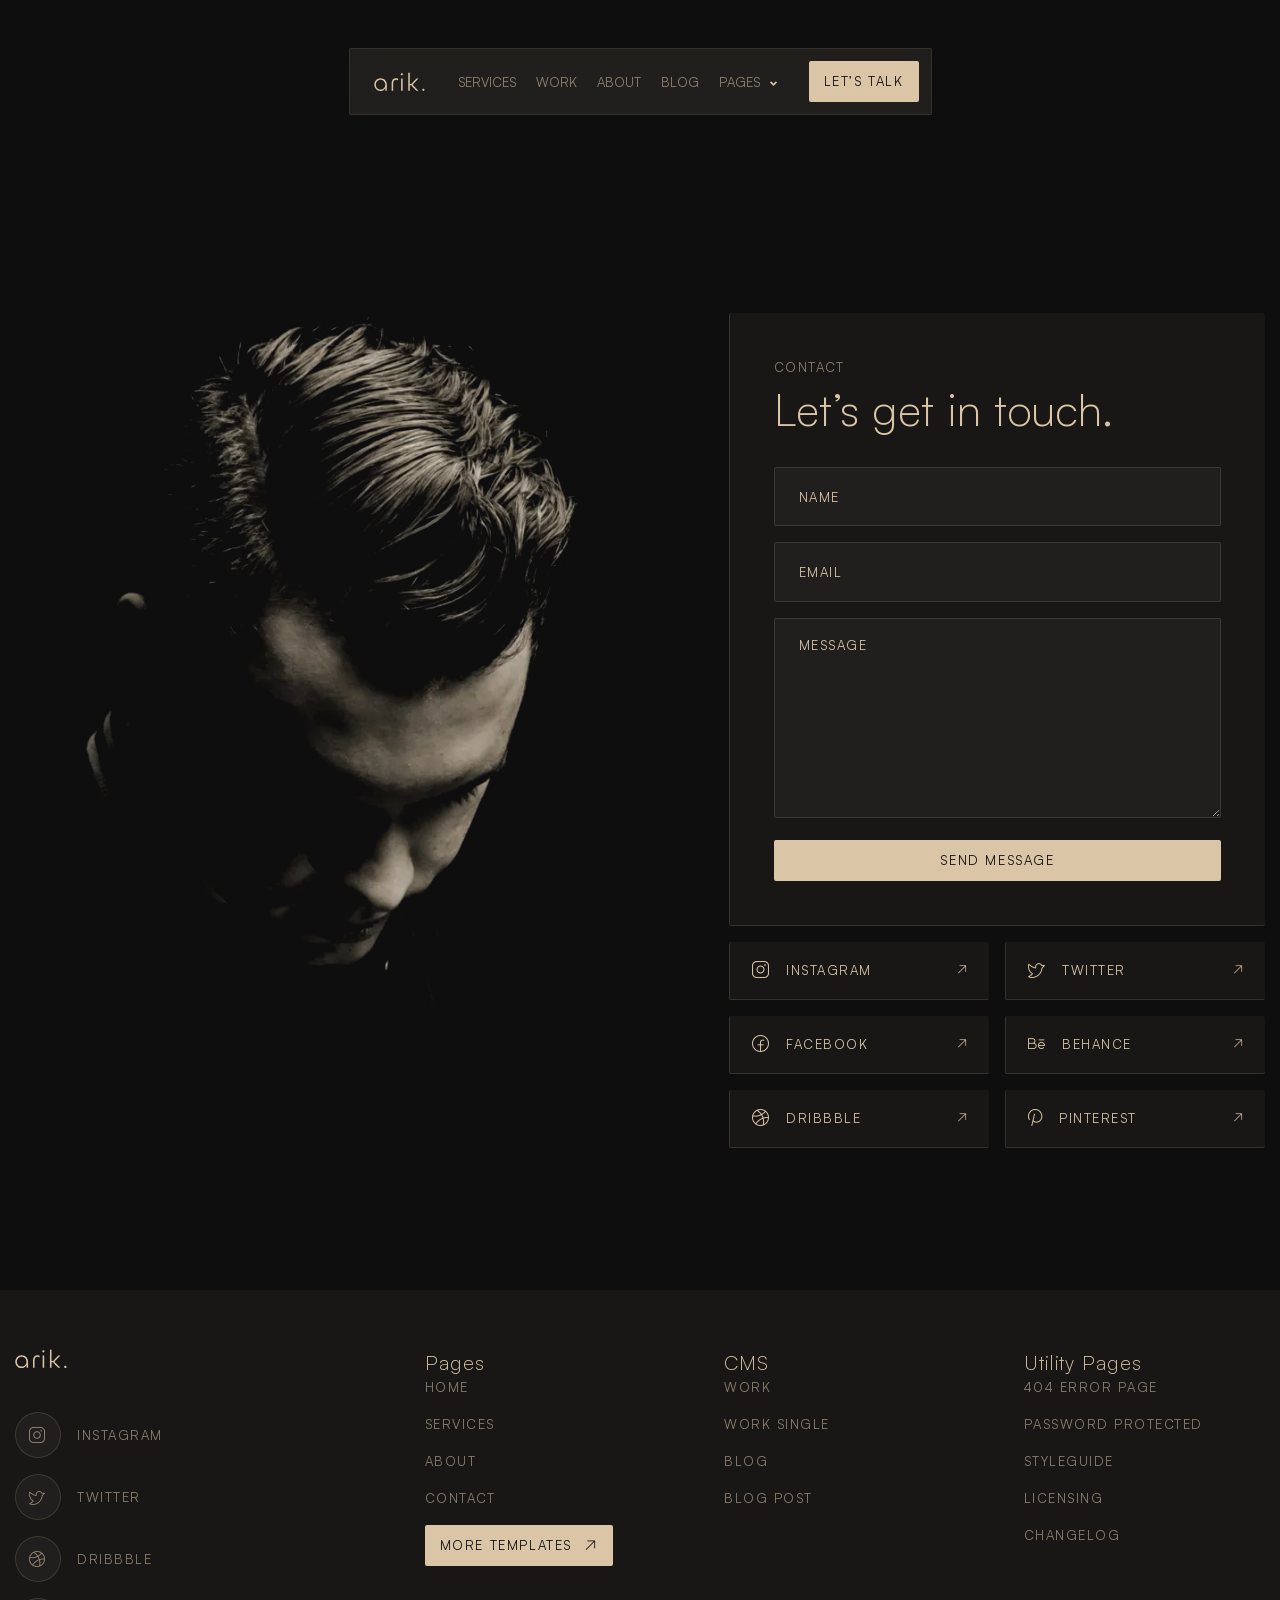
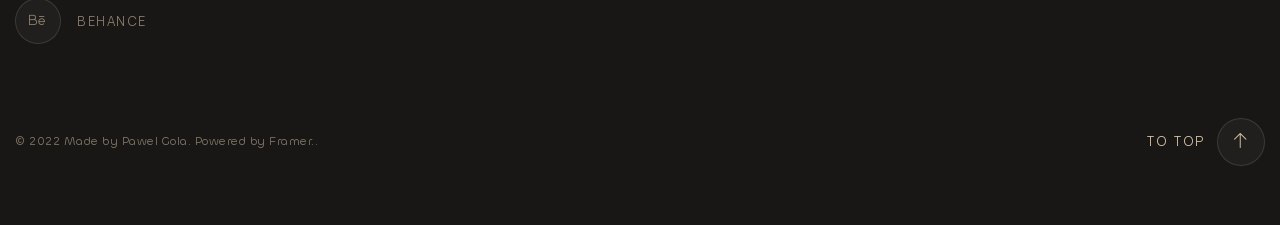
<file: contact.html>
<!doctype html>
<html lang="en">
	<head>
		<meta charset="UTF-8">
		<meta name="viewport" content="width=device-width, initial-scale=1.0">
		<link rel="preload" href="./assets/fonts/Satoshi-Regular.woff2" as="font" type="font/woff2" crossorigin="anonymous">
		<link rel="preload" href="./assets/fonts/Satoshi-Light.woff2" as="font" type="font/woff2" crossorigin="anonymous">
		<link rel="preload" href="./assets/fonts/Gambetta-LightItalic.woff2" as="font" type="font/woff2" crossorigin="anonymous">
		<link rel="preload" href="./assets/fonts/Chillax-Regular.woff2" as="font" type="font/woff2" crossorigin="anonymous">
		<link rel="preload" href="./assets/fonts/Chillax-Light.woff2" as="font" type="font/woff2" crossorigin="anonymous">
		<link rel="shortcut icon" href="./assets/img/favicon.ico">
		<title>Contact Page</title>
		<script type="module" crossorigin="" src="./js/contact.min.js?v=1793394413866"></script>
		<link rel="modulepreload" crossorigin="" href="./js/common.min.js?v=1793394413866">
		<link rel="modulepreload" crossorigin="" href="./js/main.min.js?v=1793394413866">
		<link rel="stylesheet" crossorigin="" href="./css/main.min.css?v=1793394413866">
		<link rel="stylesheet" crossorigin="" href="./css/contact.min.css?v=1793394413866">
		<link rel="stylesheet" crossorigin="" href="./css/socialblock.min.css?v=1793394413866">
		<link rel="stylesheet" crossorigin="" href="./css/cardstyle.min.css?v=1793394413866">
	</head>
	<body>
		<div class="wrapper">
			<header data-fls-header="" data-fls-header-scroll="" data-fls-header-scroll-show="1000" class="header">
				<div class="header__container">
					<div class="header__body">
						<a href="index.html" class="header__link-logo">
							<img src="./assets/img/logo.svg" alt="logo" class="header__img-logo">
						</a>
						<div class="header__menu menu">
							<nav class="menu__body">
								<ul class="menu__list">
									<li class="menu__item">
										<a href="services.html" class="menu__link">Services</a>
									</li>
									<li class="menu__item">
										<a href="work.html" class="menu__link">Work</a>
									</li>
									<li class="menu__item">
										<a href="about.html" class="menu__link">About</a>
									</li>
									<li class="menu__item">
										<a href="blog.html" class="menu__link">Blog</a>
									</li>
									<li tabindex="0" class="menu__item menu__item--button menu__item--icon-tick">
										<button type="button" class="menu__link">Pages</button>
										<ul class="menu__submenu submenu">
											<li class="submenu__item">
												<a href="worksingle.html" class="submenu__link">worksingle</a>
											</li>
											<li class="submenu__item">
												<a href="contact.html" class="submenu__link">contact</a>
											</li>
											<li class="submenu__item">
												<a href="pricing.html" class="submenu__link">pricing</a>
											</li>
											<li class="submenu__item">
												<a href="blogsingle.html" class="submenu__link">blogsingle</a>
											</li>
										</ul>
									</li>
								</ul>
							</nav>
						</div>
						<!--
<fetch url="@components/layout/menu/menu.json">
<each loop='item in response'>
</each>
</fetch>
-->
						<a data-fls-button="" href="#" class="button button--light">Let’s talk</a>
						<button type="button" data-fls-menu="" class="icon-menu">
							<span></span>
						</button>
					</div>
				</div>
			</header>
			<main class="page page--contact">
				<div class="contact">
					<div class="contact__container">
						<figure data-fls-watcher="" data-fls-watcher-once="" class="contact__picture">
							<picture>
								<source media="(max-width: 600px)" srcset="./assets/img/arik-600.webp" type="image/webp">
								<img alt="Arik" class="contact__img" src="./assets/img/arik.webp">
							</picture>
						</figure>
						<div class="contact__body">
							<article data-fls-watcher="" data-fls-watcher-once="" data-fls-cardstyle="" class="contact__item">
								<div class="contact__label">Contact</div>
								<h1 class="contact__title">Let’s get in touch.</h1>
								<form data-fls-form="" data-fls-form-popup="popup" method="post" enctype="multipart/form-data" class="contact__form" action="/sendmail">
									<input name="name" required placeholder="name" type="text" class="contact__input">
									<input name="email" required placeholder="email" type="email" class="contact__input">
									<textarea name="message" placeholder="message" id="contact-message" class="contact__input"></textarea>
									<button type="submit" data-fls-button="" href="#" class="contact__button button button--light">Send
                            Message</button>
								</form>
							</article>
							<section data-fls-socialblock="" class="social-block">
								<ul class="social-block__list">
									<li data-fls-watcher="" data-fls-watcher-once="" class="social-block__item">
										<a target="_blank" href="#" class="social-block__link social-block__link--icon-instagram">Instagram</a>
									</li>
									<li data-fls-watcher="" data-fls-watcher-once="" class="social-block__item">
										<a target="_blank" href="#" class="social-block__link social-block__link--icon-twitter">Twitter</a>
									</li>
									<li data-fls-watcher="" data-fls-watcher-once="" class="social-block__item">
										<a target="_blank" href="#" class="social-block__link social-block__link--icon-facebook">Facebook</a>
									</li>
									<li data-fls-watcher="" data-fls-watcher-once="" class="social-block__item">
										<a target="_blank" href="#" class="social-block__link social-block__link--icon-behance">Behance</a>
									</li>
									<li data-fls-watcher="" data-fls-watcher-once="" class="social-block__item">
										<a target="_blank" href="#" class="social-block__link social-block__link--icon-dribbble">Dribbble</a>
									</li>
									<li data-fls-watcher="" data-fls-watcher-once="" class="social-block__item">
										<a target="_blank" href="#" class="social-block__link social-block__link--icon-pinterest">Pinterest</a>
									</li>
								</ul>
							</section>
						</div>
					</div>
				</div>
			</main>
			<footer data-fls-footer="" class="footer">
				<div class="footer__container">
					<div class="footer__body">
						<div class="footer__column">
							<a data-fls-scrollto=".page__hero" href="#" class="footer__logo">
								<img src="./assets/img/logo.svg" alt="logo-image">
							</a>
							<ul data-fls-social="" class="footer__social social social--column">
								<li class="social__item">
									<a href="#" target="_blank" class="social__link social__link--text social__link--icon-instagram">instagram</a>
								</li>
								<li class="social__item">
									<a href="#" target="_blank" class="social__link social__link--text social__link--icon-twitter">twitter</a>
								</li>
								<li class="social__item">
									<a href="#" target="_blank" class="social__link social__link--text social__link--icon-dribbble">dribbble</a>
								</li>
								<li class="social__item">
									<a href="#" target="_blank" class="social__link social__link--text social__link--icon-behance">behance</a>
								</li>
							</ul>
						</div>
						<div data-fls-spollers="500" class="footer__menus menus-footer">
							<details class="menus-footer__details">
								<summary>
									<h5 class="menus-footer__title">Pages</h5>
								</summary>
								<ul class="menus-footer__list">
									<li class="menus-footer__item">
										<a href="index.html" target="_blank" class="menus-footer__link">Home</a>
									</li>
									<li class="menus-footer__item">
										<a href="services.html" target="_blank" class="menus-footer__link">Services</a>
									</li>
									<li class="menus-footer__item">
										<a href="about.html" target="_blank" class="menus-footer__link">About</a>
									</li>
									<li class="menus-footer__item">
										<a href="contact.html" target="_blank" class="menus-footer__link">Contact</a>
									</li>
									<li class="menus-footer__item">
										<a data-fls-button="" href="#" class="menus-footer__button button button--light button--icon button--icon-arrow button--arrow-ru">More
								Templates</a>
									</li>
								</ul>
							</details>
						</div>
						<div data-fls-spollers="500" class="footer__menus menus-footer">
							<details class="menus-footer__details">
								<summary>
									<h5 class="menus-footer__title">CMS</h5>
								</summary>
								<ul class="menus-footer__list">
									<li class="menus-footer__item">
										<a href="work.html" target="_blank" class="menus-footer__link">Work</a>
									</li>
									<li class="menus-footer__item">
										<a href="worksingle.html" target="_blank" class="menus-footer__link">Work
								Single</a>
									</li>
									<li class="menus-footer__item">
										<a href="blog.html" target="_blank" class="menus-footer__link">Blog</a>
									</li>
									<li class="menus-footer__item">
										<a href="blogsingle.html" target="_blank" class="menus-footer__link">Blog
								Post</a>
									</li>
								</ul>
							</details>
						</div>
						<div data-fls-spollers="500" class="footer__menus menus-footer">
							<details class="menus-footer__details">
								<summary>
									<h5 class="menus-footer__title">Utility Pages</h5>
								</summary>
								<ul class="menus-footer__list">
									<li class="menus-footer__item">
										<a href="#" target="_blank" class="menus-footer__link">404 Error
								Page</a>
									</li>
									<li class="menus-footer__item">
										<a href="#" target="_blank" class="menus-footer__link">Password
								Protected</a>
									</li>
									<li class="menus-footer__item">
										<a href="#" target="_blank" class="menus-footer__link">Styleguide</a>
									</li>
									<li class="menus-footer__item">
										<a href="#" target="_blank" class="menus-footer__link">Licensing</a>
									</li>
									<li class="menus-footer__item">
										<a href="#" target="_blank" class="menus-footer__link">Changelog</a>
									</li>
								</ul>
							</details>
						</div>
					</div>
					<div class="footer__bottom">
						<a href="#" class="footer__copy">© 2022 Made by Pawel Gola. Powered by Framer..</a>
						<a data-fls-scrollto="main" data-fls-button="" href="#" class="footer__button button button--text button--text-big button--text-big-reverse button--icon-arrow button--arrow-u">To
				Top</a>
					</div>
				</div>
			</footer>
		</div>
	</body>
</html>
</file>
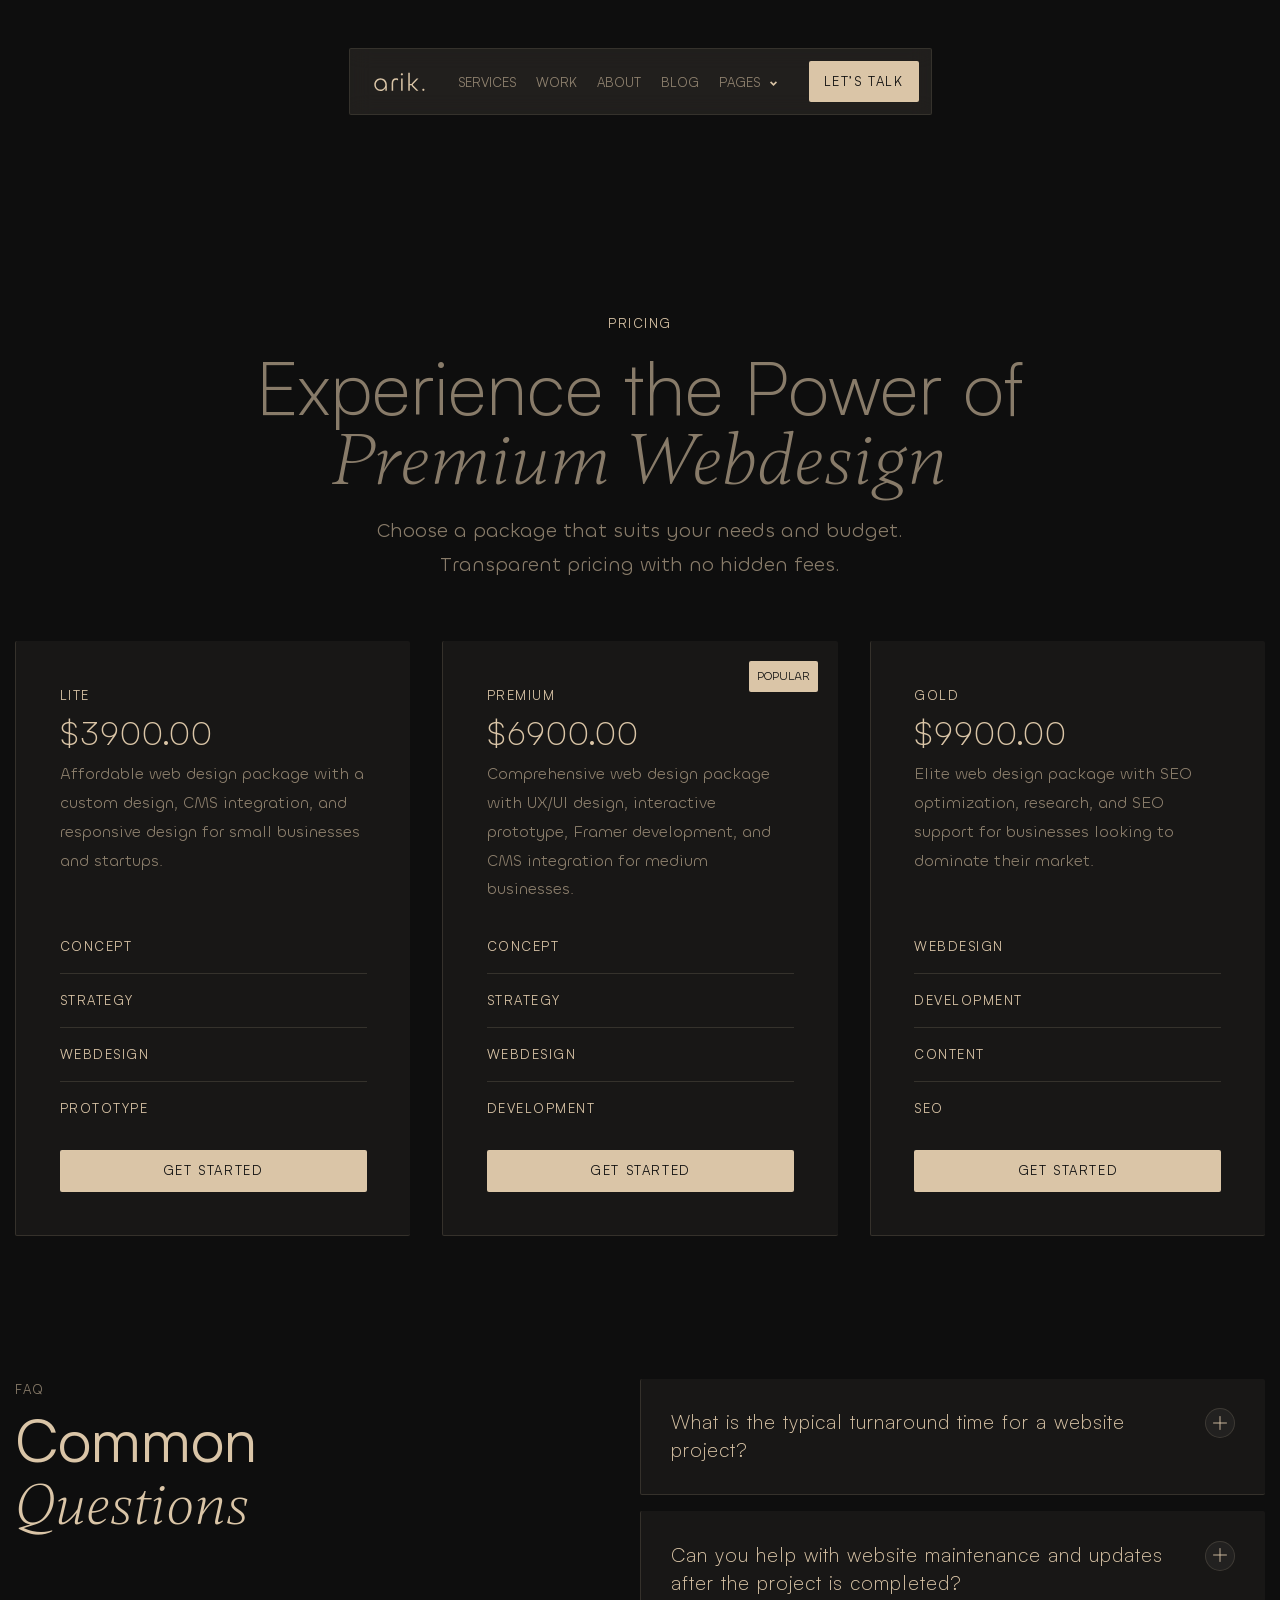
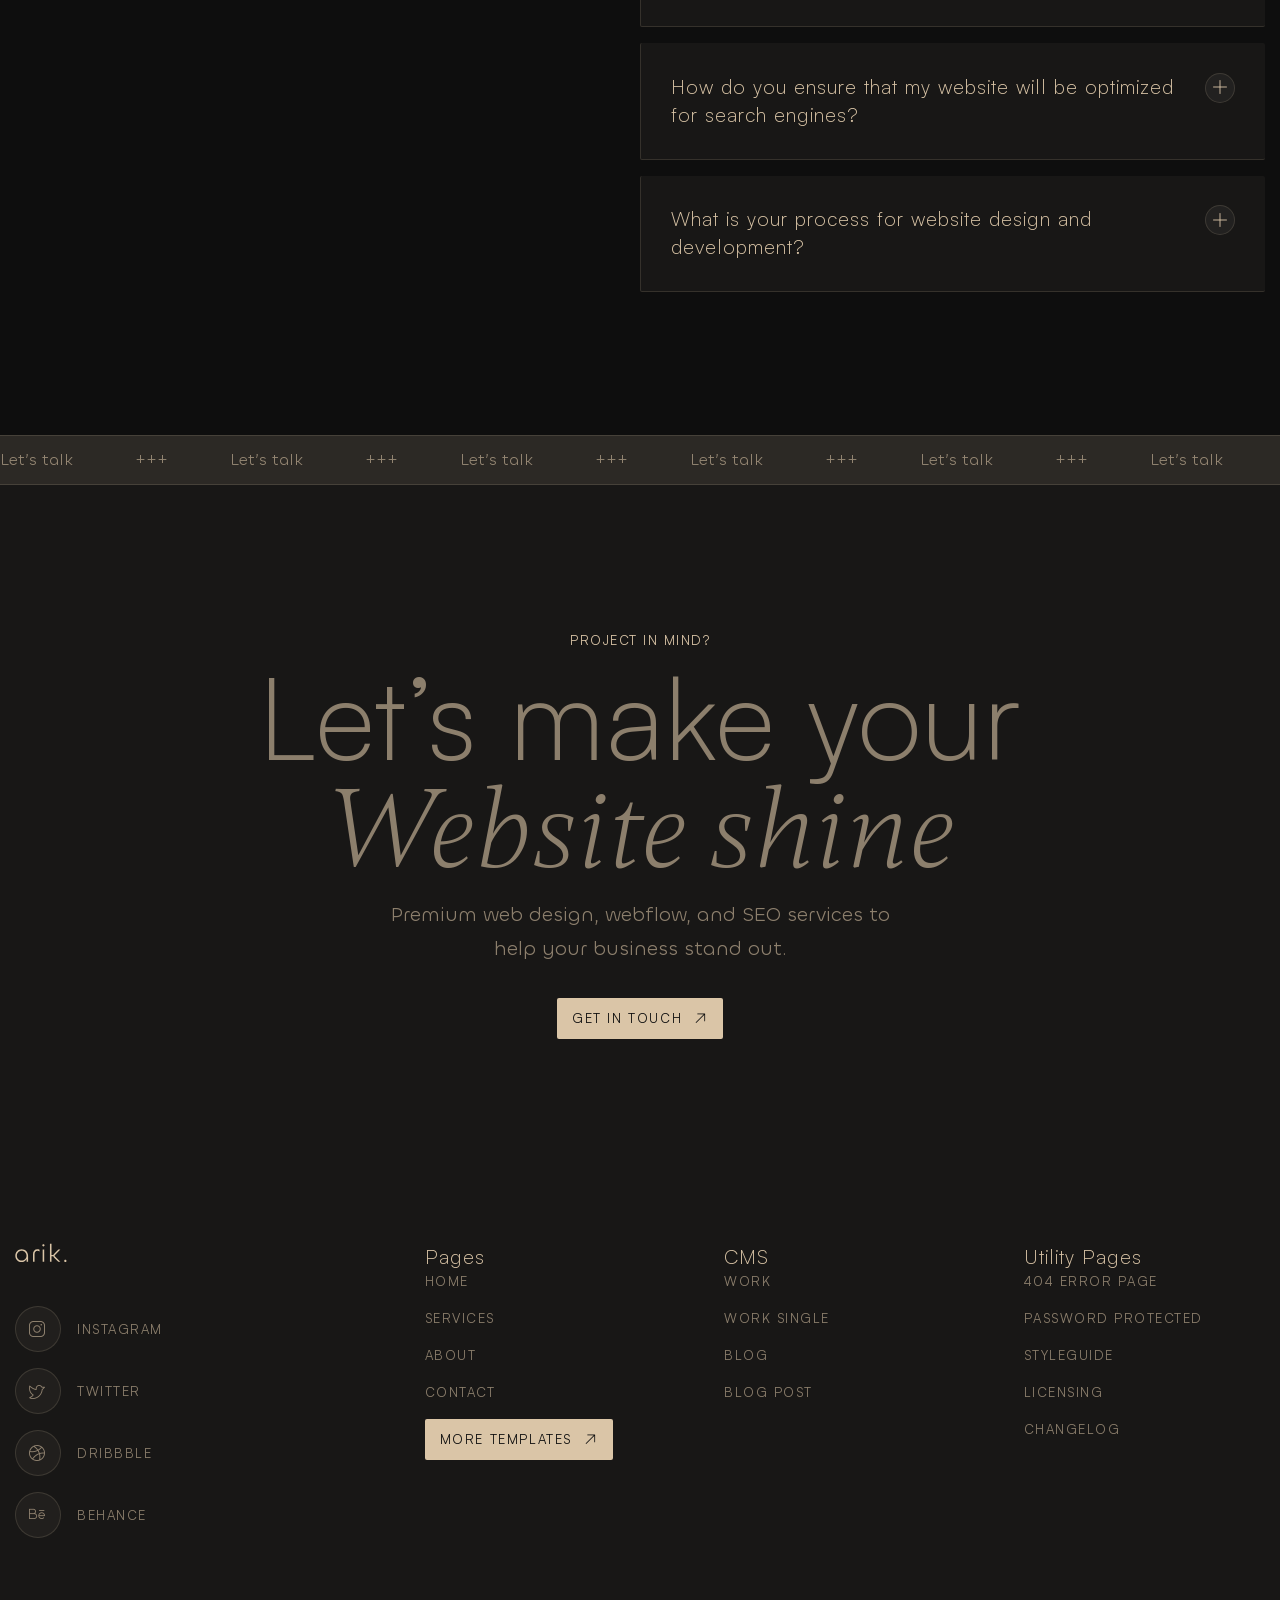
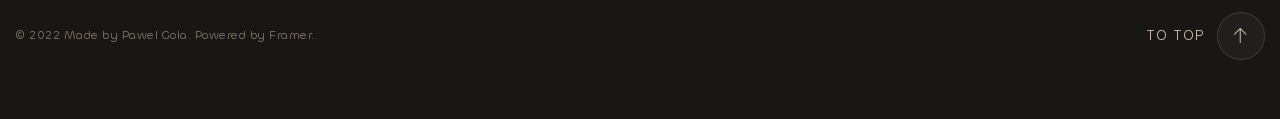
<file: pricing.html>
<!doctype html>
<html lang="en">
	<head>
		<meta charset="UTF-8">
		<meta name="viewport" content="width=device-width, initial-scale=1.0">
		<link rel="preload" href="./assets/fonts/Satoshi-Regular.woff2" as="font" type="font/woff2" crossorigin="anonymous">
		<link rel="preload" href="./assets/fonts/Satoshi-Light.woff2" as="font" type="font/woff2" crossorigin="anonymous">
		<link rel="preload" href="./assets/fonts/Gambetta-LightItalic.woff2" as="font" type="font/woff2" crossorigin="anonymous">
		<link rel="preload" href="./assets/fonts/Chillax-Regular.woff2" as="font" type="font/woff2" crossorigin="anonymous">
		<link rel="preload" href="./assets/fonts/Chillax-Light.woff2" as="font" type="font/woff2" crossorigin="anonymous">
		<link rel="shortcut icon" href="./assets/img/favicon.ico">
		<title>Pricing</title>
		<link rel="modulepreload" crossorigin href="./js/common.min.js?v=1793394413867">
		<script type="module" crossorigin="" src="./js/main.min.js?v=1793394413867"></script>
		<script type="module" crossorigin="" src="./js/blockhead.min.js?v=1793394413867"></script>
		<link rel="stylesheet" crossorigin="" href="./css/main.min.css?v=1793394413867">
		<link rel="stylesheet" crossorigin="" href="./css/blockhead.min.css?v=1793394413867">
		<link rel="stylesheet" crossorigin="" href="./css/pricing.min.css?v=1793394413867">
		<link rel="stylesheet" crossorigin="" href="./css/cardstyle.min.css?v=1793394413867">
	</head>
	<body>
		<div class="wrapper">
			<header data-fls-header="" data-fls-header-scroll="" data-fls-header-scroll-show="1000" class="header">
				<div class="header__container">
					<div class="header__body">
						<a href="index.html" class="header__link-logo">
							<img src="./assets/img/logo.svg" alt="logo" class="header__img-logo">
						</a>
						<div class="header__menu menu">
							<nav class="menu__body">
								<ul class="menu__list">
									<li class="menu__item">
										<a href="services.html" class="menu__link">Services</a>
									</li>
									<li class="menu__item">
										<a href="work.html" class="menu__link">Work</a>
									</li>
									<li class="menu__item">
										<a href="about.html" class="menu__link">About</a>
									</li>
									<li class="menu__item">
										<a href="blog.html" class="menu__link">Blog</a>
									</li>
									<li tabindex="0" class="menu__item menu__item--button menu__item--icon-tick">
										<button type="button" class="menu__link">Pages</button>
										<ul class="menu__submenu submenu">
											<li class="submenu__item">
												<a href="worksingle.html" class="submenu__link">worksingle</a>
											</li>
											<li class="submenu__item">
												<a href="contact.html" class="submenu__link">contact</a>
											</li>
											<li class="submenu__item">
												<a href="pricing.html" class="submenu__link">pricing</a>
											</li>
											<li class="submenu__item">
												<a href="blogsingle.html" class="submenu__link">blogsingle</a>
											</li>
										</ul>
									</li>
								</ul>
							</nav>
						</div>
						<!--
<fetch url="@components/layout/menu/menu.json">
<each loop='item in response'>
</each>
</fetch>
-->
						<a data-fls-button="" href="#" class="button button--light">Let’s talk</a>
						<button type="button" data-fls-menu="" class="icon-menu">
							<span></span>
						</button>
					</div>
				</div>
			</header>
			<main data-fls-pricing="" class="page page--pricing">
				<section class="page__pricing pricing-page">
					<div class="pricing-page__container">
						<div data-fls-watcher="" data-fls-watcher-once="" data-fls-blockhead="" class="pricing-page__blockhead blockhead blockhead--gap-16">
							<span class="blockhead__label">Pricing</span>
							<h1 class="blockhead__title blockhead__title--size-80">
								Experience the Power of
								<span>Premium Webdesign</span>
							</h1>
							<div class="blockhead__text">
								<p>
									Choose a package that suits your needs and budget. Transparent pricing with no hidden fees.
								</p>
							</div>
						</div>
						<div class="pricing-page__cards cards-pricing">
							<ul class="cards-pricing__list">
								<li data-fls-watcher="" data-fls-watcher-once="" data-fls-cardstyle="" class="cards-pricing__item">
									<div class="cards-pricing__name">Lite</div>
									<div class="cards-pricing__value">$3900.00</div>
									<div class="cards-pricing__text">
										<p>
											Affordable web design package with a custom design, CMS integration, and responsive
                                design for small businesses and startups.
										</p>
									</div>
									<ul class="cards-pricing__services services-list">
										<li class="services-list__item">Concept</li>
										<li class="services-list__item">Strategy</li>
										<li class="services-list__item">Webdesign</li>
										<li class="services-list__item">Prototype</li>
									</ul>
									<a data-fls-button="" href="#" class="cards-pricing__button button button--light">Get Started</a>
								</li>
								<li data-fls-watcher="" data-fls-watcher-once="" data-fls-cardstyle="" class="cards-pricing__item">
									<div class="cards-pricing__label">Popular</div>
									<div class="cards-pricing__name">Premium</div>
									<div class="cards-pricing__value">$6900.00</div>
									<div class="cards-pricing__text">
										<p>
											Comprehensive web design package with UX/UI design, interactive prototype, Framer
                                development, and CMS integration for medium businesses.
										</p>
									</div>
									<ul class="cards-pricing__services services-list">
										<li class="services-list__item">Concept</li>
										<li class="services-list__item">Strategy</li>
										<li class="services-list__item">Webdesign</li>
										<li class="services-list__item">Development</li>
									</ul>
									<a data-fls-button="" href="#" class="cards-pricing__button button button--light">Get Started</a>
								</li>
								<li data-fls-watcher="" data-fls-watcher-once="" data-fls-cardstyle="" class="cards-pricing__item">
									<div class="cards-pricing__name">Gold</div>
									<div class="cards-pricing__value">$9900.00</div>
									<div class="cards-pricing__text">
										<p>
											Elite web design package with SEO optimization, research, and SEO support for businesses
                                looking to dominate their market.
										</p>
									</div>
									<ul class="cards-pricing__services services-list">
										<li class="services-list__item">Webdesign</li>
										<li class="services-list__item">Development</li>
										<li class="services-list__item">Content</li>
										<li class="services-list__item">SEO</li>
									</ul>
									<a data-fls-button="" href="#" class="cards-pricing__button button button--light">Get Started</a>
								</li>
							</ul>
						</div>
						<div class="pricing-page__body body-pricing">
							<div data-fls-watcher="" data-fls-watcher-once="" class="body-pricing__head">
								<div class="body-pricing__label">FAQ</div>
								<div class="body-pricing__title">
									Common
									<span>Questions</span>
								</div>
							</div>
							<div data-fls-spollers="" data-fls-spollers-one="" class="body-pricing__spollers spollers">
								<details data-fls-watcher="" data-fls-watcher-once="" class="spollers__item">
									<summary class="spollers__title">
										What is the typical turnaround time
                            for a website project?
									</summary>
									<div class="spollers__body">
										<p>
											The timeline for a website project can vary depending on the
                                complexity of the project and the specific requirements of the client. However, we work
                                closely with our clients to establish a timeline that works for everyone and strive to
                                deliver projects in a timely and efficient manner.
										</p>
									</div>
								</details>
								<details data-fls-watcher="" data-fls-watcher-once="" class="spollers__item">
									<summary class="spollers__title">
										Can you help with website
                            maintenance and updates after the
                            project is completed?
									</summary>
									<div class="spollers__body">
										<p>
											The timeline for a website project can vary depending on the
                                complexity of the project and the specific requirements of the client. However, we work
                                closely with our clients to establish a timeline that works for everyone and strive to
                                deliver projects in a timely and efficient manner.
										</p>
									</div>
								</details>
								<details data-fls-watcher="" data-fls-watcher-once="" class="spollers__item">
									<summary class="spollers__title">
										How do you ensure that my website
                            will be optimized for search
                            engines?
									</summary>
									<div class="spollers__body">
										<p>
											The timeline for a website project can vary depending on the
                                complexity of the project and the specific requirements of the client. However, we work
                                closely with our clients to establish a timeline that works for everyone and strive to
                                deliver projects in a timely and efficient manner.
										</p>
									</div>
								</details>
								<details data-fls-watcher="" data-fls-watcher-once="" class="spollers__item">
									<summary class="spollers__title">
										What is your process for website
                            design and development?
									</summary>
									<div class="spollers__body">
										<p>
											The timeline for a website project can vary depending on the
                                complexity of the project and the specific requirements of the client. However, we work
                                closely with our clients to establish a timeline that works for everyone and strive to
                                deliver projects in a timely and efficient manner.
										</p>
									</div>
								</details>
							</div>
						</div>
					</div>
				</section>
			</main>
			<aside data-fls-letstalk="" class="letstalk">
				<div data-fls-marquee="" data-fls-marquee-speed="100" class="letstalk__row row-letstalk">
					<div class="row-letstalk__item">Let’s talk</div>
					<div class="row-letstalk__item">+++</div>
				</div>
				<div class="letstalk__container">
					<div data-fls-watcher="" data-fls-watcher-once="" data-fls-blockhead="" class="letstalk__blockhead blockhead">
						<span class="blockhead__label">Project in mind?</span>
						<h2 class="blockhead__title">
							Let’s make your
							<span>Website shine</span>
						</h2>
						<div class="blockhead__text blockhead__text--width-500">
							<p>Premium web design, webflow, and SEO services to help your business stand out.</p>
						</div>
						<a data-fls-button="" href="#" class="letstalk__button button button--light button--icon button--icon-arrow button--arrow-ru">Get in
				touch</a>
					</div>
				</div>
			</aside>
			<footer data-fls-footer="" class="footer">
				<div class="footer__container">
					<div class="footer__body">
						<div class="footer__column">
							<a data-fls-scrollto=".page__hero" href="#" class="footer__logo">
								<img src="./assets/img/logo.svg" alt="logo-image">
							</a>
							<ul data-fls-social="" class="footer__social social social--column">
								<li class="social__item">
									<a href="#" target="_blank" class="social__link social__link--text social__link--icon-instagram">instagram</a>
								</li>
								<li class="social__item">
									<a href="#" target="_blank" class="social__link social__link--text social__link--icon-twitter">twitter</a>
								</li>
								<li class="social__item">
									<a href="#" target="_blank" class="social__link social__link--text social__link--icon-dribbble">dribbble</a>
								</li>
								<li class="social__item">
									<a href="#" target="_blank" class="social__link social__link--text social__link--icon-behance">behance</a>
								</li>
							</ul>
						</div>
						<div data-fls-spollers="500" class="footer__menus menus-footer">
							<details class="menus-footer__details">
								<summary>
									<h5 class="menus-footer__title">Pages</h5>
								</summary>
								<ul class="menus-footer__list">
									<li class="menus-footer__item">
										<a href="index.html" target="_blank" class="menus-footer__link">Home</a>
									</li>
									<li class="menus-footer__item">
										<a href="services.html" target="_blank" class="menus-footer__link">Services</a>
									</li>
									<li class="menus-footer__item">
										<a href="about.html" target="_blank" class="menus-footer__link">About</a>
									</li>
									<li class="menus-footer__item">
										<a href="contact.html" target="_blank" class="menus-footer__link">Contact</a>
									</li>
									<li class="menus-footer__item">
										<a data-fls-button="" href="#" class="menus-footer__button button button--light button--icon button--icon-arrow button--arrow-ru">More
								Templates</a>
									</li>
								</ul>
							</details>
						</div>
						<div data-fls-spollers="500" class="footer__menus menus-footer">
							<details class="menus-footer__details">
								<summary>
									<h5 class="menus-footer__title">CMS</h5>
								</summary>
								<ul class="menus-footer__list">
									<li class="menus-footer__item">
										<a href="work.html" target="_blank" class="menus-footer__link">Work</a>
									</li>
									<li class="menus-footer__item">
										<a href="worksingle.html" target="_blank" class="menus-footer__link">Work
								Single</a>
									</li>
									<li class="menus-footer__item">
										<a href="blog.html" target="_blank" class="menus-footer__link">Blog</a>
									</li>
									<li class="menus-footer__item">
										<a href="blogsingle.html" target="_blank" class="menus-footer__link">Blog
								Post</a>
									</li>
								</ul>
							</details>
						</div>
						<div data-fls-spollers="500" class="footer__menus menus-footer">
							<details class="menus-footer__details">
								<summary>
									<h5 class="menus-footer__title">Utility Pages</h5>
								</summary>
								<ul class="menus-footer__list">
									<li class="menus-footer__item">
										<a href="#" target="_blank" class="menus-footer__link">404 Error
								Page</a>
									</li>
									<li class="menus-footer__item">
										<a href="#" target="_blank" class="menus-footer__link">Password
								Protected</a>
									</li>
									<li class="menus-footer__item">
										<a href="#" target="_blank" class="menus-footer__link">Styleguide</a>
									</li>
									<li class="menus-footer__item">
										<a href="#" target="_blank" class="menus-footer__link">Licensing</a>
									</li>
									<li class="menus-footer__item">
										<a href="#" target="_blank" class="menus-footer__link">Changelog</a>
									</li>
								</ul>
							</details>
						</div>
					</div>
					<div class="footer__bottom">
						<a href="#" class="footer__copy">© 2022 Made by Pawel Gola. Powered by Framer..</a>
						<a data-fls-scrollto="main" data-fls-button="" href="#" class="footer__button button button--text button--text-big button--text-big-reverse button--icon-arrow button--arrow-u">To
				Top</a>
					</div>
				</div>
			</footer>
		</div>
	</body>
</html>
</file>
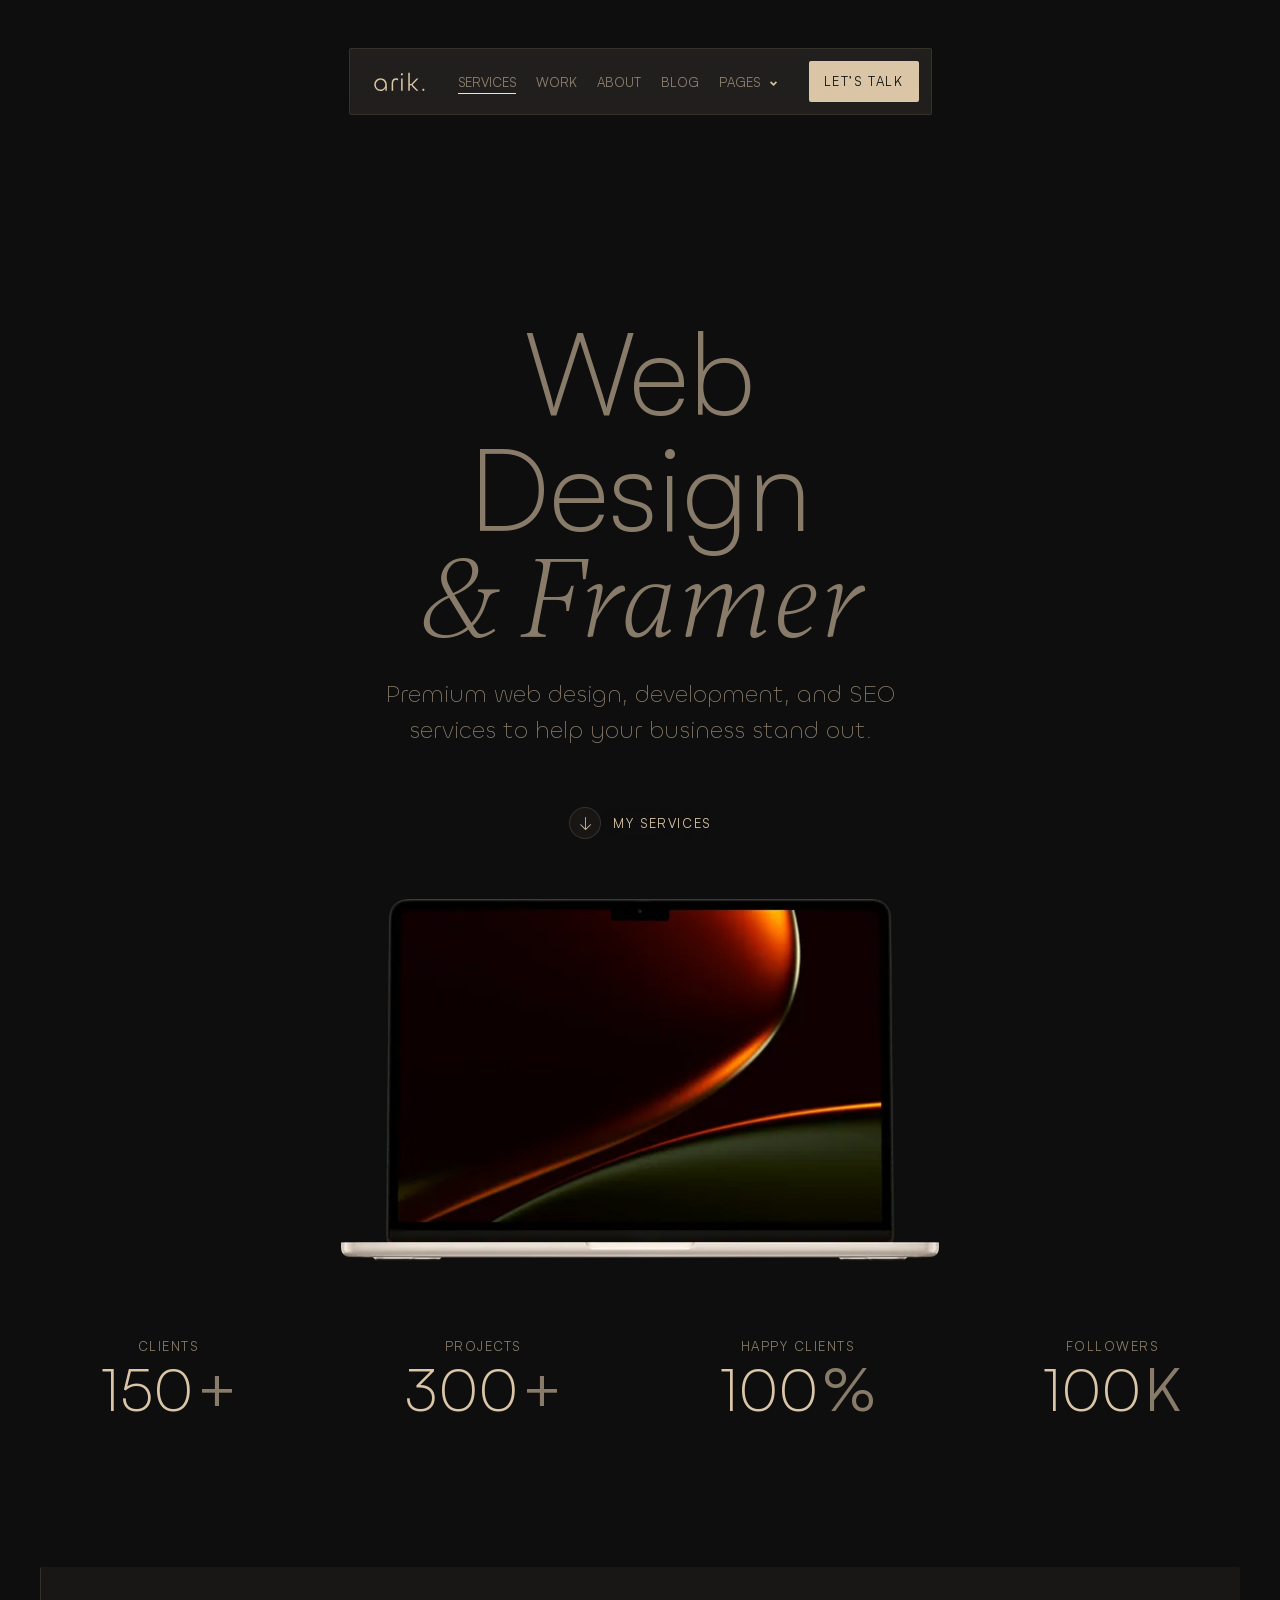
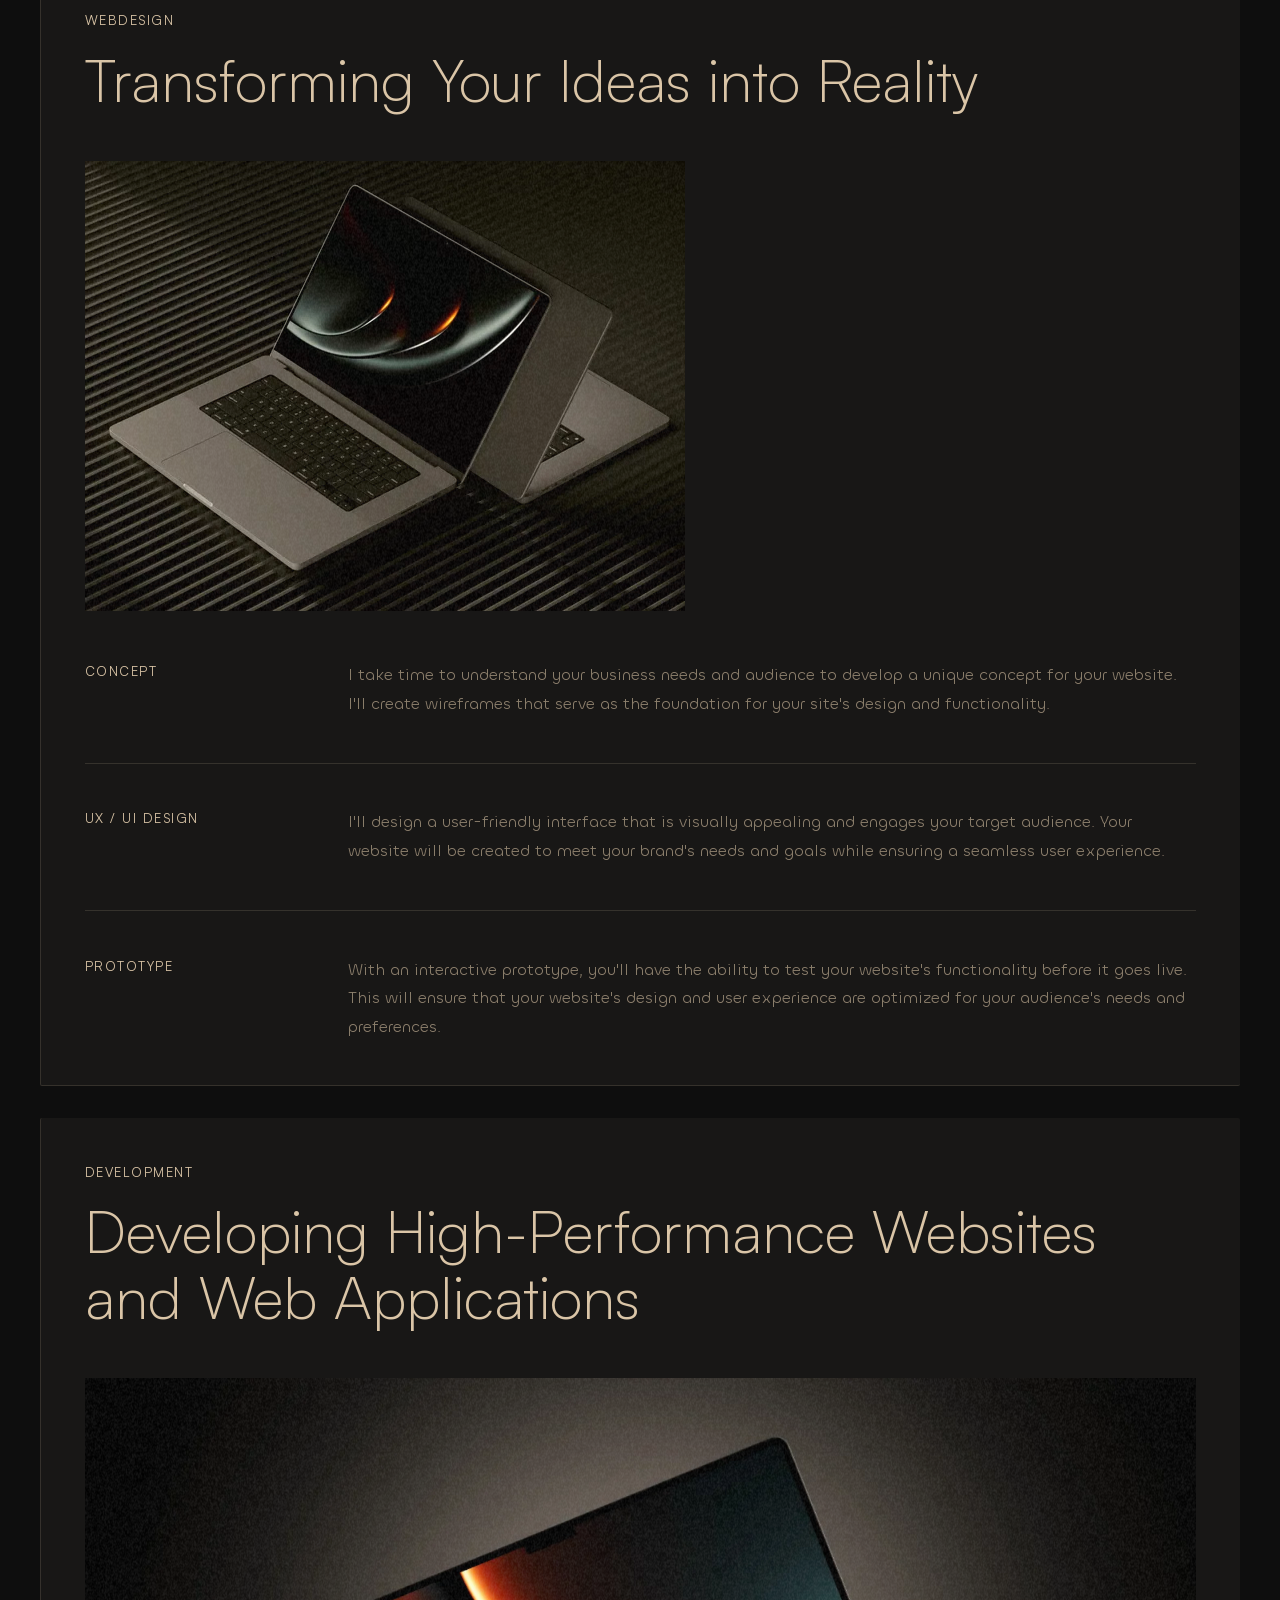
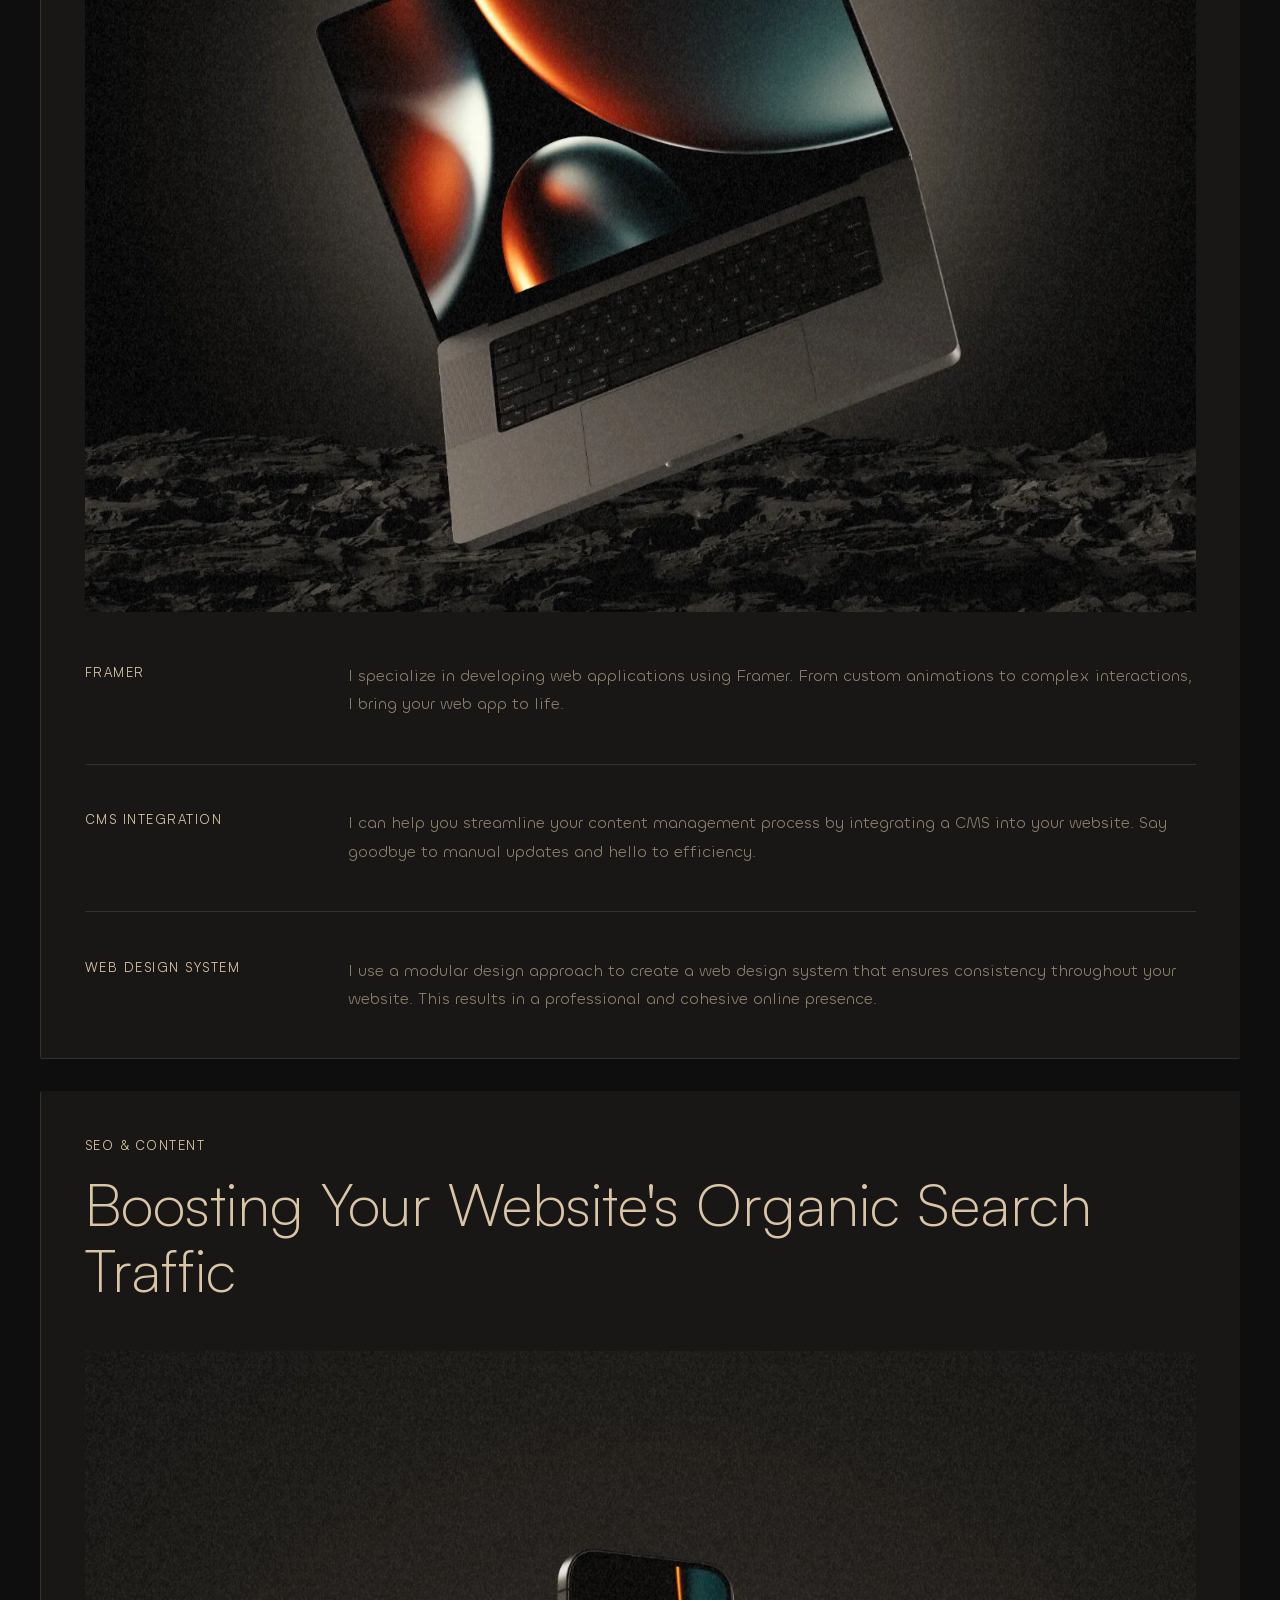
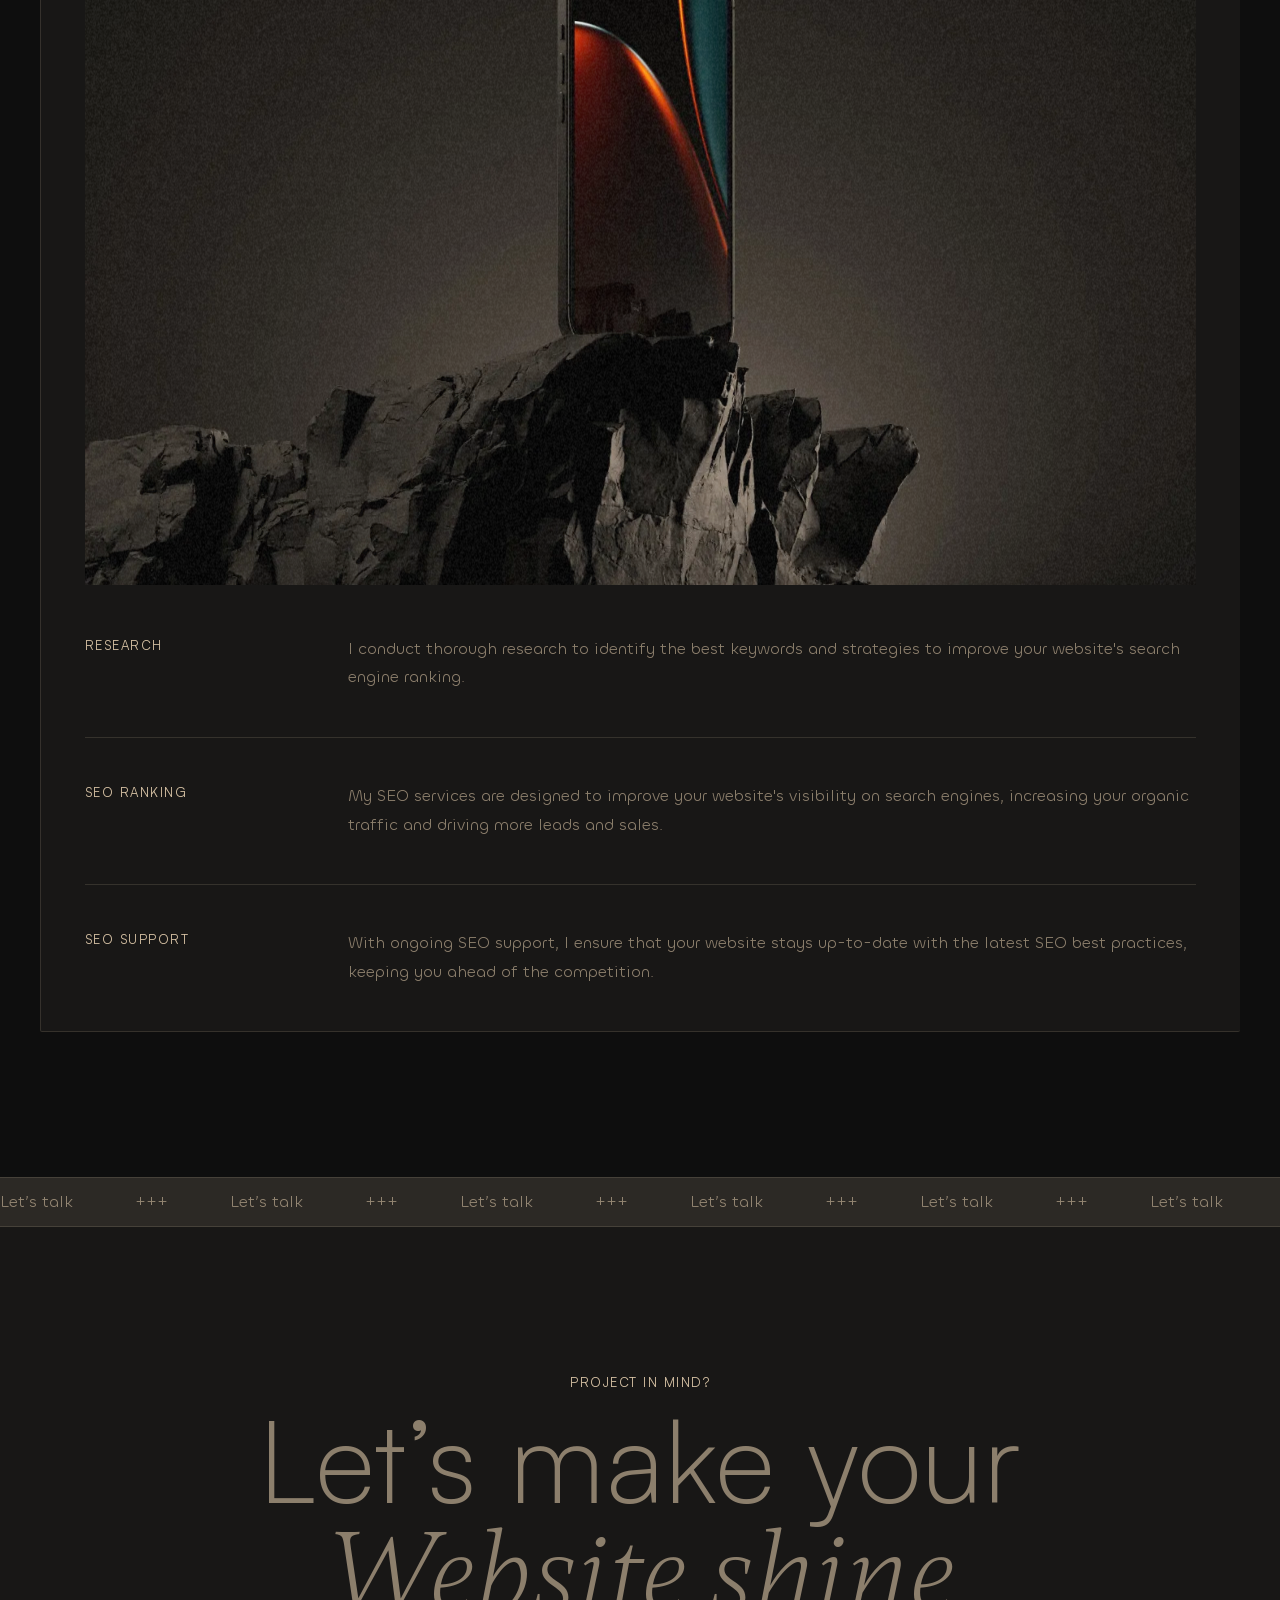
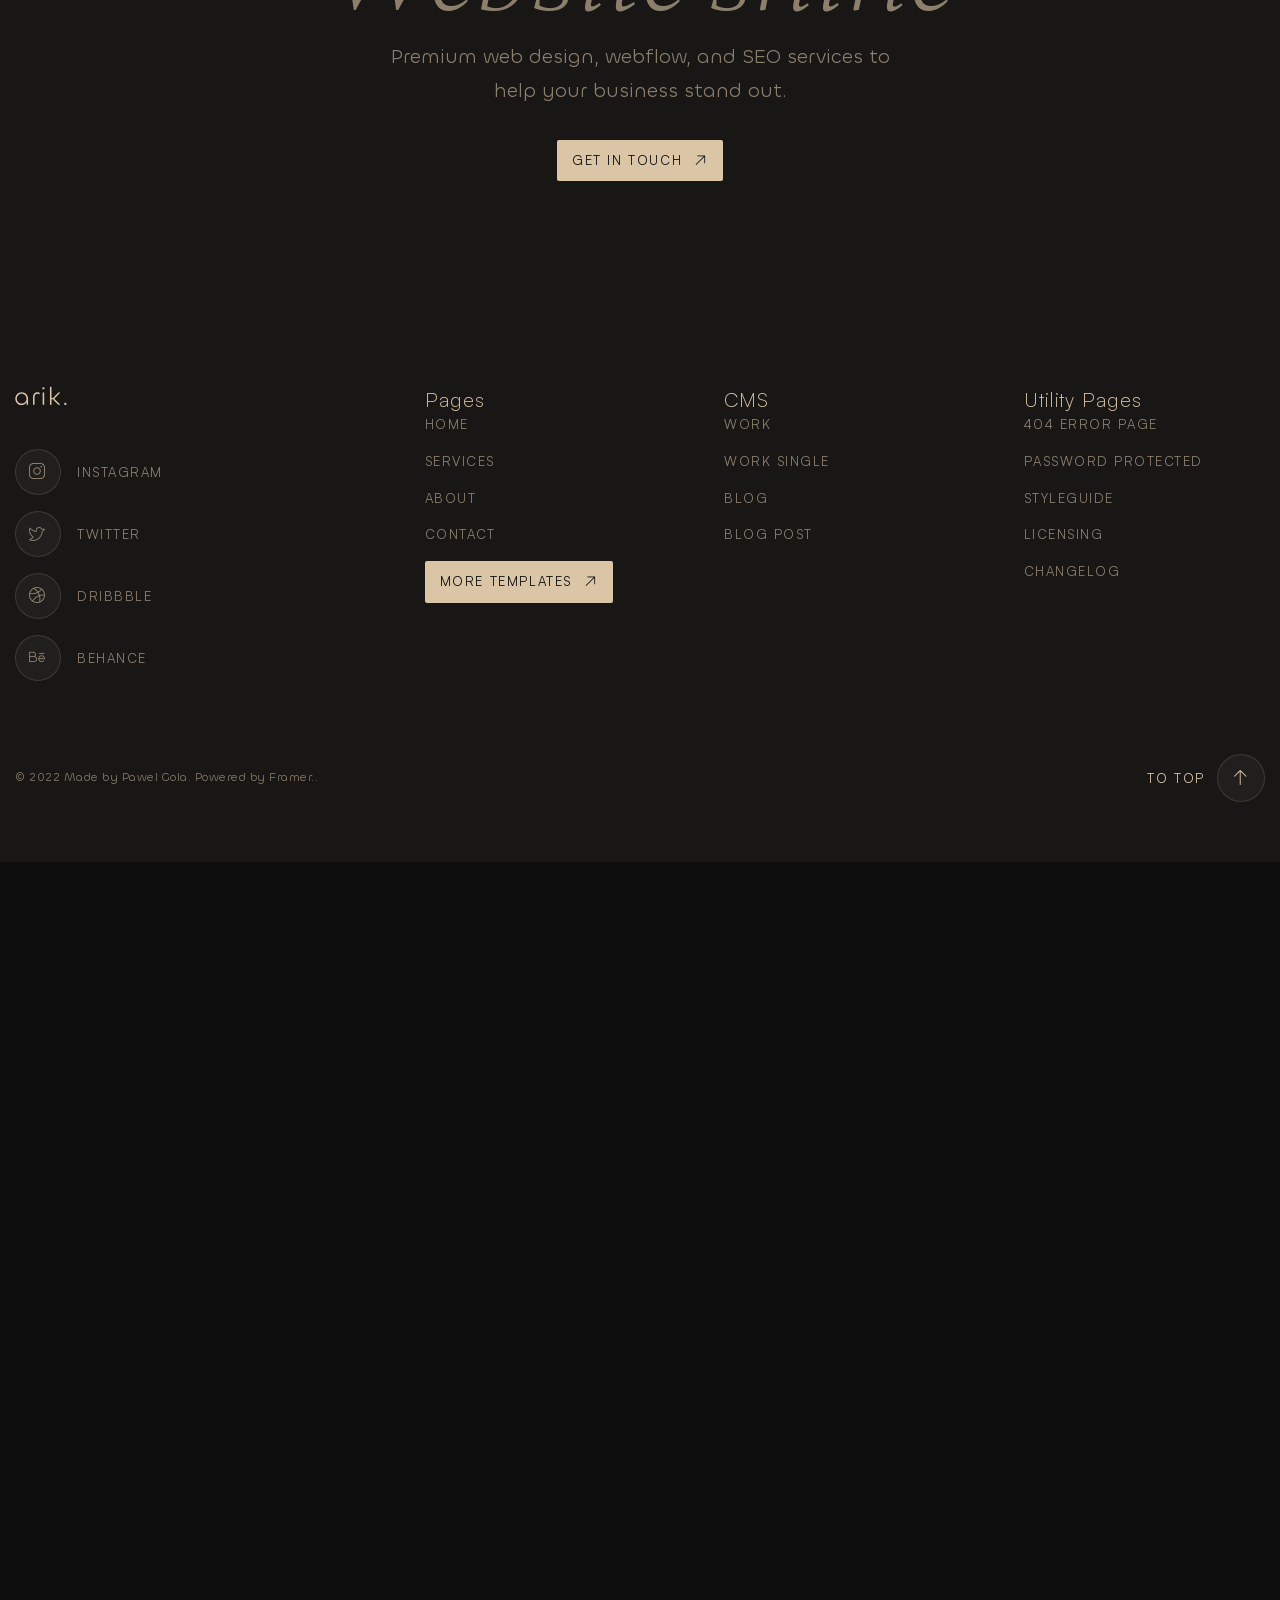
<file: services.html>
<!doctype html>
<html lang="en">
	<head>
		<meta charset="UTF-8">
		<meta name="viewport" content="width=device-width, initial-scale=1.0">
		<link rel="preload" href="./assets/fonts/Satoshi-Regular.woff2" as="font" type="font/woff2" crossorigin="anonymous">
		<link rel="preload" href="./assets/fonts/Satoshi-Light.woff2" as="font" type="font/woff2" crossorigin="anonymous">
		<link rel="preload" href="./assets/fonts/Gambetta-LightItalic.woff2" as="font" type="font/woff2" crossorigin="anonymous">
		<link rel="preload" href="./assets/fonts/Chillax-Regular.woff2" as="font" type="font/woff2" crossorigin="anonymous">
		<link rel="preload" href="./assets/fonts/Chillax-Light.woff2" as="font" type="font/woff2" crossorigin="anonymous">
		<link rel="shortcut icon" href="./assets/img/favicon.ico">
		<title>Services</title>
		<script type="module" crossorigin="" src="./js/services.min.js?v=1793394413868"></script>
		<link rel="modulepreload" crossorigin="" href="./js/common.min.js?v=1793394413868">
		<link rel="modulepreload" crossorigin="" href="./js/main.min.js?v=1793394413868">
		<link rel="modulepreload" crossorigin="" href="./js/blockhead.min.js?v=1793394413868">
		<link rel="stylesheet" crossorigin="" href="./css/main.min.css?v=1793394413868">
		<link rel="stylesheet" crossorigin="" href="./css/blockhead.min.css?v=1793394413868">
		<link rel="stylesheet" crossorigin="" href="./css/services.min.css?v=1793394413868">
		<link rel="stylesheet" crossorigin="" href="./css/noise.min.css?v=1793394413868">
		<link rel="stylesheet" crossorigin="" href="./css/hovereffect.min.css?v=1793394413868">
		<link rel="stylesheet" crossorigin="" href="./css/cardstyle.min.css?v=1793394413868">
	</head>
	<body>
		<div class="wrapper">
			<header data-fls-header="" data-fls-header-scroll="" data-fls-header-scroll-show="1000" class="header">
				<div class="header__container">
					<div class="header__body">
						<a href="index.html" class="header__link-logo">
							<img src="./assets/img/logo.svg" alt="logo" class="header__img-logo">
						</a>
						<div class="header__menu menu">
							<nav class="menu__body">
								<ul class="menu__list">
									<li class="menu__item">
										<a href="services.html" class="menu__link menu__link--active">Services</a>
									</li>
									<li class="menu__item">
										<a href="work.html" class="menu__link">Work</a>
									</li>
									<li class="menu__item">
										<a href="about.html" class="menu__link">About</a>
									</li>
									<li class="menu__item">
										<a href="blog.html" class="menu__link">Blog</a>
									</li>
									<li tabindex="0" class="menu__item menu__item--button menu__item--icon-tick">
										<button type="button" class="menu__link">Pages</button>
										<ul class="menu__submenu submenu">
											<li class="submenu__item">
												<a href="worksingle.html" class="submenu__link">worksingle</a>
											</li>
											<li class="submenu__item">
												<a href="contact.html" class="submenu__link">contact</a>
											</li>
											<li class="submenu__item">
												<a href="pricing.html" class="submenu__link">pricing</a>
											</li>
											<li class="submenu__item">
												<a href="blogsingle.html" class="submenu__link">blogsingle</a>
											</li>
										</ul>
									</li>
								</ul>
							</nav>
						</div>
						<!--
<fetch url="@components/layout/menu/menu.json">
<each loop='item in response'>
</each>
</fetch>
-->
						<a data-fls-button="" href="#" class="button button--light">Let’s talk</a>
						<button type="button" data-fls-menu="" class="icon-menu">
							<span></span>
						</button>
					</div>
				</div>
			</header>
			<main class="page page--services">
				<section class="page__hero-services services-hero">
					<div class="services-hero__container">
						<div data-fls-watcher="" data-fls-watcher-once="" data-fls-blockhead="" class="services-hero__blockhead blockhead blockhead--width-600 blockhead--gap-16">
							<h2 class="blockhead__title">
								Web Design
								<span>& Framer</span>
							</h2>
							<div class="blockhead__text blockhead__text--size-24">
								<p>
									Premium web design, development, and SEO services to help your business stand out.
								</p>
							</div>
						</div>
						<a data-fls-watcher="" data-fls-watcher-once="" data-fls-button="" href="#" class="services-hero__button button button--text button--icon-arrow button--arrow-d">My Services</a>
						<picture>
							<source media="(max-width: 600px)" srcset="./assets/img/services/1-600.webp" type="image/webp">
							<source media="(max-width: 1200px)" srcset="./assets/img/services/1-1200.webp" type="image/webp">
							<img data-fls-watcher="" data-fls-watcher-once="" alt="image" class="services-hero__image" src="./assets/img/services/1.webp">
						</picture>
					</div>
				</section>
				<div class="page__stats stats">
					<div class="stats__container">
						<div data-fls-watcher="" data-fls-watcher-once="" class="stats__block">
							<div data-fls-watcher="" data-fls-watcher-once="" class="stats__body">
								<div class="stats__label">Clients</div>
								<div data-fls-digcounter="" class="stats__item">150</div>
								<span class="stats__span-item">+</span>
							</div>
							<div data-fls-watcher="" data-fls-watcher-once="" class="stats__body">
								<div class="stats__label">Projects</div>
								<div data-fls-digcounter="" class="stats__item">300</div>
								<span class="stats__span-item">+</span>
							</div>
							<div data-fls-watcher="" data-fls-watcher-once="" class="stats__body">
								<div class="stats__label">Happy Clients</div>
								<div data-fls-digcounter="" class="stats__item">100</div>
								<span class="stats__span-item">%</span>
							</div>
							<div data-fls-watcher="" data-fls-watcher-once="" class="stats__body">
								<div class="stats__label">Followers</div>
								<div data-fls-digcounter="" class="stats__item">100</div>
								<span class="stats__span-item">k</span>
							</div>
						</div>
					</div>
				</div>
				<section class="page__services services">
					<div class="services__container">
						<article data-fls-watcher="" data-fls-watcher-once="" data-fls-cardstyle="" class="services__service service">
							<div class="service__subtitle">Webdesign</div>
							<h3 class="service__title">
								<a href="#" class="service__link-title">Transforming Your Ideas into Reality</a>
							</h3>
							<a data-fls-hovereffect="" data-fls-noise="" href="#" class="service__link-image">
								<picture>
									<source media="(max-width: 600px)" srcset="./assets/img/selectedworks/1-600.webp" type="image/webp">
									<source media="(max-width: 1200px)" srcset="./assets/img/selectedworks/1-1200.webp" type="image/webp">
									<img alt="image" src="./assets/img/selectedworks/1.webp">
								</picture>
							</a>
							<div class="service__body">
								<div class="service__row">
									<div class="service__label">Concept</div>
									<div data-fls-showmore="" class="service__text block">
										<p data-fls-showmore-content="" class="block__item">
											I take time to understand your
                                business needs and audience to develop a unique concept
                                for your website. I'll create wireframes that serve as the foundation for your site's
                                design and functionality.
										</p>
										<button hidden data-fls-showmore-button="" type="button" class="block__more">
											<span>show
                                    more</span>
											<span>to hide</span>
										</button>
									</div>
								</div>
								<div class="service__row">
									<div class="service__label">UX / Ui Design</div>
									<div data-fls-showmore="" class="service__text block">
										<p data-fls-showmore-content="90" class="block__item">
											I'll design a user-friendly interface
                                that is visually appealing and engages your target
                                audience. Your website will be created to meet your brand's needs and goals while
                                ensuring a seamless user experience.
										</p>
										<button hidden data-fls-showmore-button="" type="button" class="block__more">
											<span>show
                                    more</span>
											<span>to hide</span>
										</button>
									</div>
								</div>
								<div class="service__row">
									<div class="service__label">Prototype</div>
									<div data-fls-showmore="" class="service__text block">
										<p data-fls-showmore-content="90" class="block__item">
											With an interactive prototype, you'll
                                have the ability to test your website's
                                functionality before it goes live. This will ensure that your website's design and user
                                experience are optimized for your audience's needs and preferences.
										</p>
										<button hidden data-fls-showmore-button="" type="button" class="block__more">
											<span>show
                                    more</span>
											<span>to hide</span>
										</button>
									</div>
								</div>
							</div>
						</article>
						<article data-fls-watcher="" data-fls-watcher-once="" data-fls-cardstyle="" class="services__service service">
							<div class="service__subtitle">Development</div>
							<h3 class="service__title">
								<a href="#" class="service__link-title">
									Developing High-Performance Websites and Web
                        Applications
								</a>
							</h3>
							<a data-fls-hovereffect="" data-fls-noise="" href="#" class="service__link-image">
								<picture>
									<source media="(max-width: 600px)" srcset="./assets/img/selectedworks/4-600.webp" type="image/webp">
									<source media="(max-width: 1200px)" srcset="./assets/img/selectedworks/4-1200.webp" type="image/webp">
									<img alt="image" src="./assets/img/selectedworks/4.webp">
								</picture>
							</a>
							<div class="service__body">
								<div class="service__row">
									<div class="service__label">Framer</div>
									<div data-fls-showmore="" class="service__text block">
										<p data-fls-showmore-content="90" class="block__item">
											I specialize in developing web
                                applications using Framer. From custom animations to
                                complex interactions, I bring your web app to life.
										</p>
										<button hidden data-fls-showmore-button="" type="button" class="block__more">
											<span>show
                                    more</span>
											<span>to hide</span>
										</button>
									</div>
								</div>
								<div class="service__row">
									<div class="service__label">CMS Integration</div>
									<div data-fls-showmore="" class="service__text block">
										<p data-fls-showmore-content="90" class="block__item">
											I can help you streamline your content
                                management process by integrating a CMS into your
                                website. Say goodbye to manual updates and hello to efficiency.
										</p>
										<button hidden data-fls-showmore-button="" type="button" class="block__more">
											<span>show
                                    more</span>
											<span>to hide</span>
										</button>
									</div>
								</div>
								<div class="service__row">
									<div class="service__label">WEb Design System</div>
									<div data-fls-showmore="" class="service__text block">
										<p data-fls-showmore-content="90" class="block__item">
											I use a modular design approach to
                                create a web design system that ensures consistency
                                throughout your website. This results in a professional and cohesive online presence.
										</p>
										<button hidden data-fls-showmore-button="" type="button" class="block__more">
											<span>show
                                    more</span>
											<span>to hide</span>
										</button>
									</div>
								</div>
							</div>
						</article>
						<article data-fls-watcher="" data-fls-watcher-once="" data-fls-cardstyle="" class="services__service service">
							<div class="service__subtitle">SEO & content</div>
							<h3 class="service__title">
								<a href="#" class="service__link-title">Boosting Your Website's Organic Search Traffic</a>
							</h3>
							<a data-fls-hovereffect="" data-fls-noise="" href="#" class="service__link-image">
								<picture>
									<source media="(max-width: 600px)" srcset="./assets/img/selectedworks/3-600.webp" type="image/webp">
									<source media="(max-width: 1200px)" srcset="./assets/img/selectedworks/3-1200.webp" type="image/webp">
									<img alt="image" src="./assets/img/selectedworks/3.webp">
								</picture>
							</a>
							<div class="service__body">
								<div class="service__row">
									<div class="service__label">Research</div>
									<div data-fls-showmore="" class="service__text block">
										<p data-fls-showmore-content="90" class="block__item">
											I conduct thorough research to
                                identify the
                                best keywords and strategies to improve your
                                website's search engine ranking.
										</p>
										<button hidden data-fls-showmore-button="" type="button" class="block__more">
											<span>show
                                    more</span>
											<span>to hide</span>
										</button>
									</div>
								</div>
								<div class="service__row">
									<div class="service__label">SEo Ranking</div>
									<div data-fls-showmore="" class="service__text block">
										<p data-fls-showmore-content="90" class="block__item">
											My SEO services are designed to
                                improve your website's
                                visibility on search engines,
                                increasing your organic traffic and driving more leads and sales.
										</p>
										<button hidden data-fls-showmore-button="" type="button" class="block__more">
											<span>show
                                    more</span>
											<span>to hide</span>
										</button>
									</div>
								</div>
								<div class="service__row">
									<div class="service__label">SEO Support</div>
									<div data-fls-showmore="" class="service__text block">
										<p data-fls-showmore-content="90" class="block__item">
											With ongoing SEO support, I ensure
                                that your website stays up-to-date with the latest SEO
                                best practices, keeping you ahead of the competition.
										</p>
										<button hidden data-fls-showmore-button="" type="button" class="block__more">
											<span>show
                                    more</span>
											<span>to hide</span>
										</button>
									</div>
								</div>
							</div>
						</article>
					</div>
				</section>
			</main>
			<aside data-fls-letstalk="" class="letstalk">
				<div data-fls-marquee="" data-fls-marquee-speed="100" class="letstalk__row row-letstalk">
					<div class="row-letstalk__item">Let’s talk</div>
					<div class="row-letstalk__item">+++</div>
				</div>
				<div class="letstalk__container">
					<div data-fls-watcher="" data-fls-watcher-once="" data-fls-blockhead="" class="letstalk__blockhead blockhead">
						<span class="blockhead__label">Project in mind?</span>
						<h2 class="blockhead__title">
							Let’s make your
							<span>Website shine</span>
						</h2>
						<div class="blockhead__text blockhead__text--width-500">
							<p>Premium web design, webflow, and SEO services to help your business stand out.</p>
						</div>
						<a data-fls-button="" href="#" class="letstalk__button button button--light button--icon button--icon-arrow button--arrow-ru">Get in
				touch</a>
					</div>
				</div>
			</aside>
			<footer data-fls-footer="" class="footer">
				<div class="footer__container">
					<div class="footer__body">
						<div class="footer__column">
							<a data-fls-scrollto=".page__hero" href="#" class="footer__logo">
								<img src="./assets/img/logo.svg" alt="logo-image">
							</a>
							<ul data-fls-social="" class="footer__social social social--column">
								<li class="social__item">
									<a href="#" target="_blank" class="social__link social__link--text social__link--icon-instagram">instagram</a>
								</li>
								<li class="social__item">
									<a href="#" target="_blank" class="social__link social__link--text social__link--icon-twitter">twitter</a>
								</li>
								<li class="social__item">
									<a href="#" target="_blank" class="social__link social__link--text social__link--icon-dribbble">dribbble</a>
								</li>
								<li class="social__item">
									<a href="#" target="_blank" class="social__link social__link--text social__link--icon-behance">behance</a>
								</li>
							</ul>
						</div>
						<div data-fls-spollers="500" class="footer__menus menus-footer">
							<details class="menus-footer__details">
								<summary>
									<h5 class="menus-footer__title">Pages</h5>
								</summary>
								<ul class="menus-footer__list">
									<li class="menus-footer__item">
										<a href="index.html" target="_blank" class="menus-footer__link">Home</a>
									</li>
									<li class="menus-footer__item">
										<a href="services.html" target="_blank" class="menus-footer__link">Services</a>
									</li>
									<li class="menus-footer__item">
										<a href="about.html" target="_blank" class="menus-footer__link">About</a>
									</li>
									<li class="menus-footer__item">
										<a href="contact.html" target="_blank" class="menus-footer__link">Contact</a>
									</li>
									<li class="menus-footer__item">
										<a data-fls-button="" href="#" class="menus-footer__button button button--light button--icon button--icon-arrow button--arrow-ru">More
								Templates</a>
									</li>
								</ul>
							</details>
						</div>
						<div data-fls-spollers="500" class="footer__menus menus-footer">
							<details class="menus-footer__details">
								<summary>
									<h5 class="menus-footer__title">CMS</h5>
								</summary>
								<ul class="menus-footer__list">
									<li class="menus-footer__item">
										<a href="work.html" target="_blank" class="menus-footer__link">Work</a>
									</li>
									<li class="menus-footer__item">
										<a href="worksingle.html" target="_blank" class="menus-footer__link">Work
								Single</a>
									</li>
									<li class="menus-footer__item">
										<a href="blog.html" target="_blank" class="menus-footer__link">Blog</a>
									</li>
									<li class="menus-footer__item">
										<a href="blogsingle.html" target="_blank" class="menus-footer__link">Blog
								Post</a>
									</li>
								</ul>
							</details>
						</div>
						<div data-fls-spollers="500" class="footer__menus menus-footer">
							<details class="menus-footer__details">
								<summary>
									<h5 class="menus-footer__title">Utility Pages</h5>
								</summary>
								<ul class="menus-footer__list">
									<li class="menus-footer__item">
										<a href="#" target="_blank" class="menus-footer__link">404 Error
								Page</a>
									</li>
									<li class="menus-footer__item">
										<a href="#" target="_blank" class="menus-footer__link">Password
								Protected</a>
									</li>
									<li class="menus-footer__item">
										<a href="#" target="_blank" class="menus-footer__link">Styleguide</a>
									</li>
									<li class="menus-footer__item">
										<a href="#" target="_blank" class="menus-footer__link">Licensing</a>
									</li>
									<li class="menus-footer__item">
										<a href="#" target="_blank" class="menus-footer__link">Changelog</a>
									</li>
								</ul>
							</details>
						</div>
					</div>
					<div class="footer__bottom">
						<a href="#" class="footer__copy">© 2022 Made by Pawel Gola. Powered by Framer..</a>
						<a data-fls-scrollto="main" data-fls-button="" href="#" class="footer__button button button--text button--text-big button--text-big-reverse button--icon-arrow button--arrow-u">To
				Top</a>
					</div>
				</div>
			</footer>
		</div>
	</body>
</html>
</file>
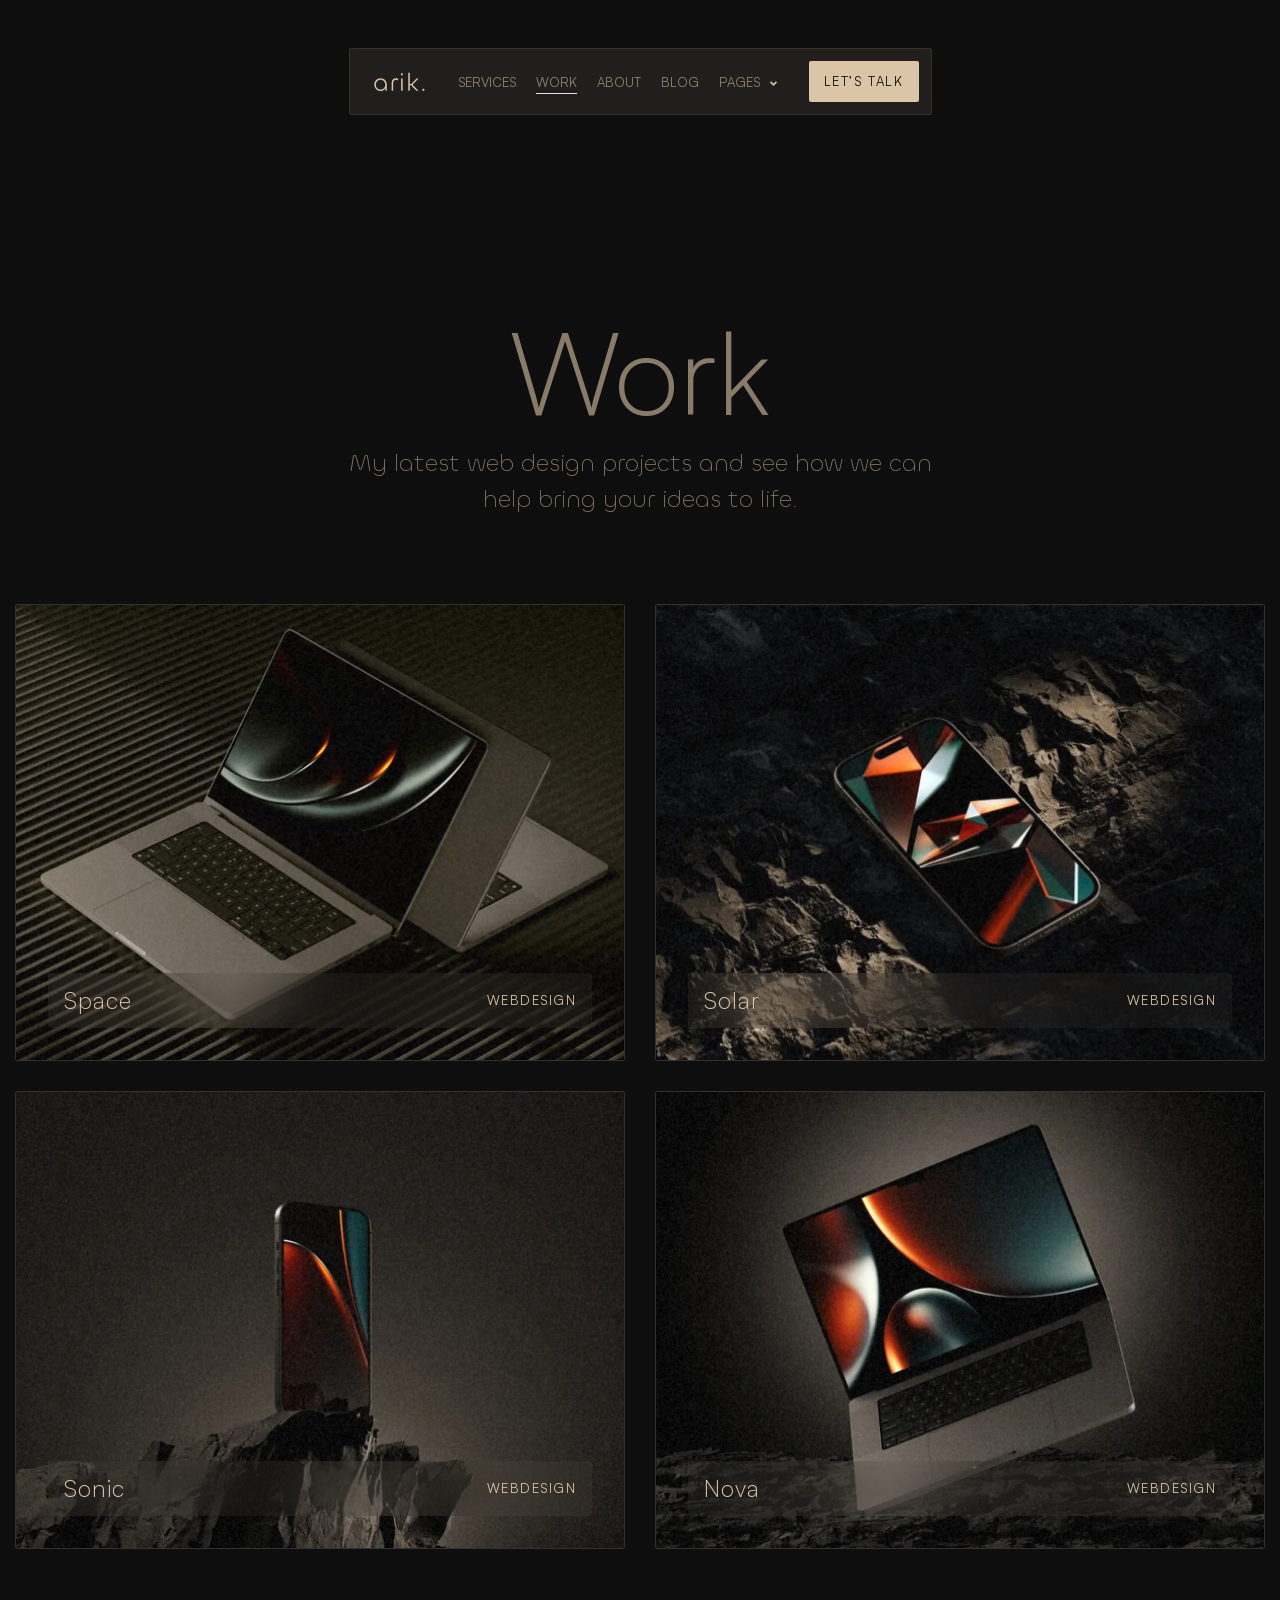
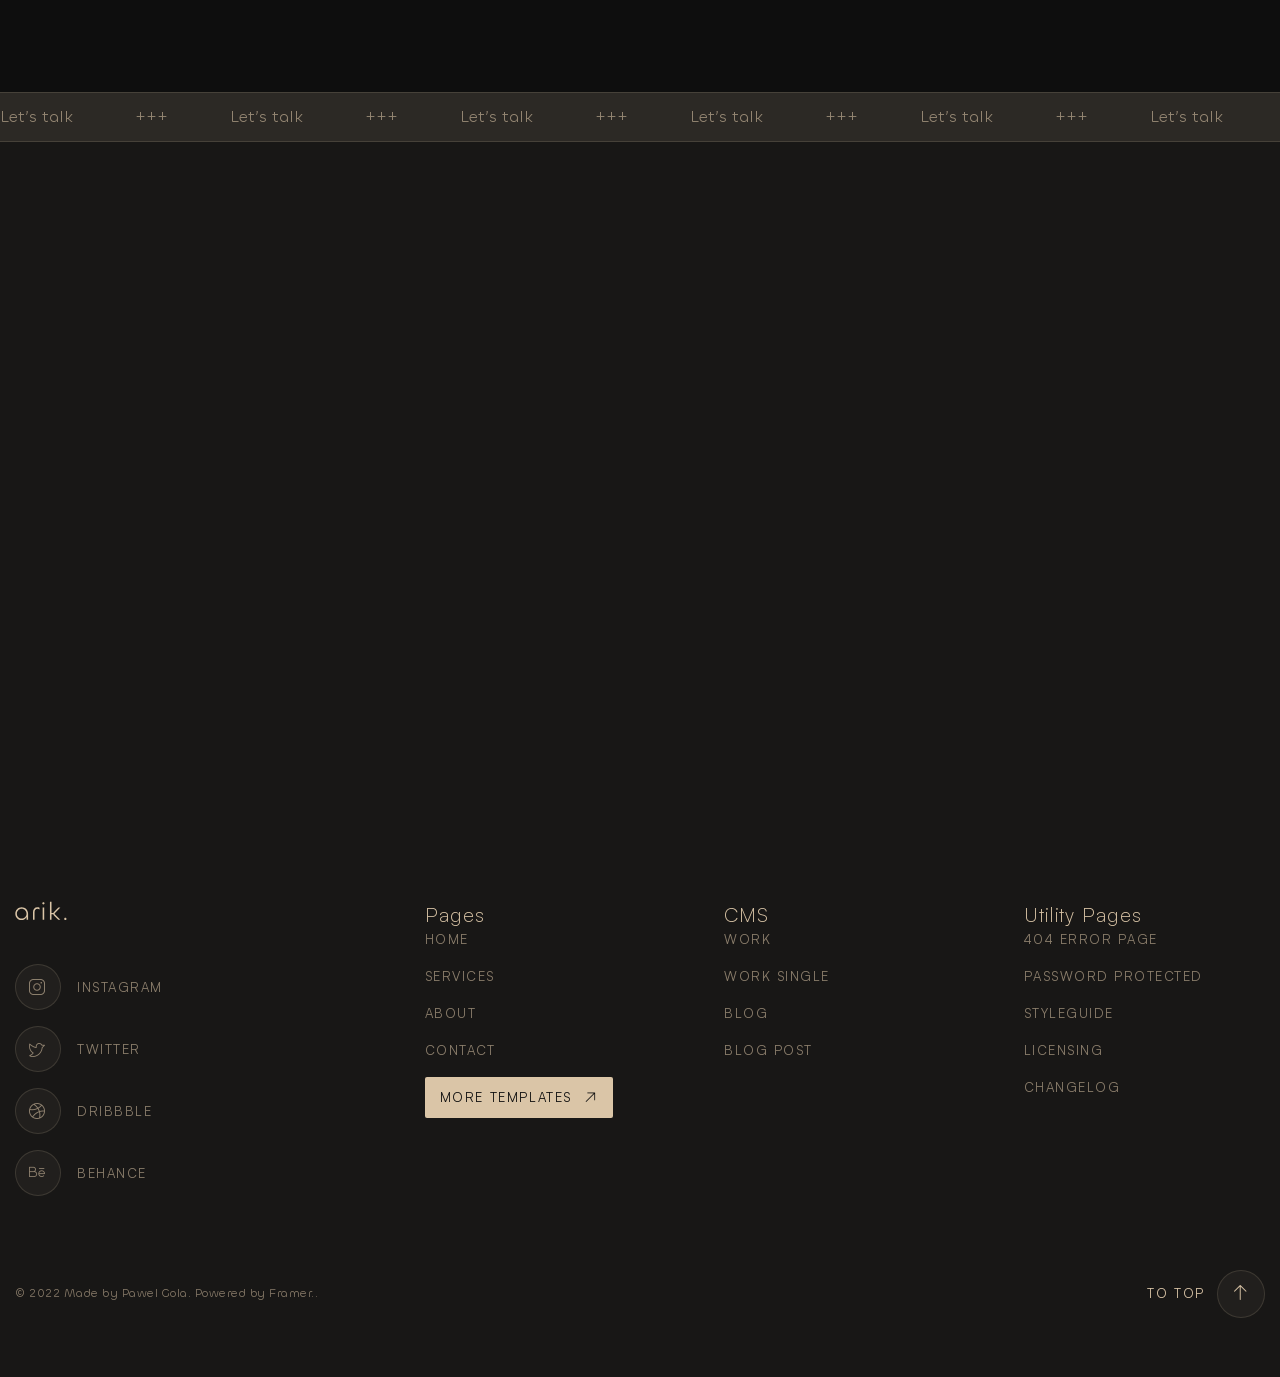
<file: work.html>
<!doctype html>
<html lang="en">
	<head>
		<meta charset="UTF-8">
		<meta name="viewport" content="width=device-width, initial-scale=1.0">
		<link rel="preload" href="./assets/fonts/Satoshi-Regular.woff2" as="font" type="font/woff2" crossorigin="anonymous">
		<link rel="preload" href="./assets/fonts/Satoshi-Light.woff2" as="font" type="font/woff2" crossorigin="anonymous">
		<link rel="preload" href="./assets/fonts/Gambetta-LightItalic.woff2" as="font" type="font/woff2" crossorigin="anonymous">
		<link rel="preload" href="./assets/fonts/Chillax-Regular.woff2" as="font" type="font/woff2" crossorigin="anonymous">
		<link rel="preload" href="./assets/fonts/Chillax-Light.woff2" as="font" type="font/woff2" crossorigin="anonymous">
		<link rel="shortcut icon" href="./assets/img/favicon.ico">
		<title>Work</title>
		<link rel="modulepreload" crossorigin href="./js/common.min.js?v=1793394413868">
		<script type="module" crossorigin="" src="./js/main.min.js?v=1793394413868"></script>
		<script type="module" crossorigin="" src="./js/blockhead.min.js?v=1793394413868"></script>
		<link rel="stylesheet" crossorigin="" href="./css/main.min.css?v=1793394413868">
		<link rel="stylesheet" crossorigin="" href="./css/blockhead.min.css?v=1793394413868">
		<link rel="stylesheet" crossorigin="" href="./css/work.min.css?v=1793394413868">
		<link rel="stylesheet" crossorigin="" href="./css/noise.min.css?v=1793394413868">
		<link rel="stylesheet" crossorigin="" href="./css/hovereffect.min.css?v=1793394413868">
		<link rel="stylesheet" crossorigin="" href="./css/cardworks.min.css?v=1793394413868">
	</head>
	<body>
		<div class="wrapper">
			<header data-fls-header="" data-fls-header-scroll="" data-fls-header-scroll-show="1000" class="header">
				<div class="header__container">
					<div class="header__body">
						<a href="index.html" class="header__link-logo">
							<img src="./assets/img/logo.svg" alt="logo" class="header__img-logo">
						</a>
						<div class="header__menu menu">
							<nav class="menu__body">
								<ul class="menu__list">
									<li class="menu__item">
										<a href="services.html" class="menu__link">Services</a>
									</li>
									<li class="menu__item">
										<a href="work.html" class="menu__link menu__link--active">Work</a>
									</li>
									<li class="menu__item">
										<a href="about.html" class="menu__link">About</a>
									</li>
									<li class="menu__item">
										<a href="blog.html" class="menu__link">Blog</a>
									</li>
									<li tabindex="0" class="menu__item menu__item--button menu__item--icon-tick">
										<button type="button" class="menu__link">Pages</button>
										<ul class="menu__submenu submenu">
											<li class="submenu__item">
												<a href="worksingle.html" class="submenu__link">worksingle</a>
											</li>
											<li class="submenu__item">
												<a href="contact.html" class="submenu__link">contact</a>
											</li>
											<li class="submenu__item">
												<a href="pricing.html" class="submenu__link">pricing</a>
											</li>
											<li class="submenu__item">
												<a href="blogsingle.html" class="submenu__link">blogsingle</a>
											</li>
										</ul>
									</li>
								</ul>
							</nav>
						</div>
						<!--
<fetch url="@components/layout/menu/menu.json">
<each loop='item in response'>
</each>
</fetch>
-->
						<a data-fls-button="" href="#" class="button button--light">Let’s talk</a>
						<button type="button" data-fls-menu="" class="icon-menu">
							<span></span>
						</button>
					</div>
				</div>
			</header>
			<main class="page page--work">
				<section class="work">
					<div class="work__container">
						<div data-fls-watcher="" data-fls-watcher-once="" data-fls-blockhead="" class="work__blockhead blockhead blockhead--width-600 blockhead--gap-16">
							<h1 class="blockhead__title">Work</h1>
							<div class="blockhead__text blockhead__text--size-24">
								<p>My latest web design projects and see how we can help bring your ideas to life.</p>
							</div>
						</div>
						<div class="work__content">
							<article data-fls-hovereffect="" data-fls-watcher="" data-fls-watcher-once="" data-fls-cardworks="" class="cardworks">
								<a data-fls-noise="" href="#" class="cardworks__link">
									<picture>
										<source media="(max-width: 600px)" srcset="./assets/img/selectedworks/1-600.webp" type="image/webp">
										<source media="(max-width: 1200px)" srcset="./assets/img/selectedworks/1-1200.webp" type="image/webp">
										<img class="cardworks__image" alt="Image" src="./assets/img/selectedworks/1.webp">
									</picture>
								</a>
								<div class="cardworks__inner">
									<h4 class="cardworks__title">
										<a href="#" class="cardworks__title-link">Space</a>
									</h4>
									<a href="NaN" class="cardworks__category-link">Webdesign</a>
								</div>
							</article>
							<article data-fls-hovereffect="" data-fls-watcher="" data-fls-watcher-once="" data-fls-cardworks="" class="cardworks">
								<a data-fls-noise="" href="#" class="cardworks__link">
									<picture>
										<source media="(max-width: 600px)" srcset="./assets/img/selectedworks/2-600.webp" type="image/webp">
										<img class="cardworks__image" alt="Image" src="./assets/img/selectedworks/2.webp">
									</picture>
								</a>
								<div class="cardworks__inner">
									<h4 class="cardworks__title">
										<a href="#" class="cardworks__title-link">Solar</a>
									</h4>
									<a href="NaN" class="cardworks__category-link">Webdesign</a>
								</div>
							</article>
							<article data-fls-hovereffect="" data-fls-watcher="" data-fls-watcher-once="" data-fls-cardworks="" class="cardworks">
								<a data-fls-noise="" href="#" class="cardworks__link">
									<picture>
										<source media="(max-width: 600px)" srcset="./assets/img/selectedworks/3-600.webp" type="image/webp">
										<source media="(max-width: 1200px)" srcset="./assets/img/selectedworks/3-1200.webp" type="image/webp">
										<img class="cardworks__image" alt="Image" src="./assets/img/selectedworks/3.webp">
									</picture>
								</a>
								<div class="cardworks__inner">
									<h4 class="cardworks__title">
										<a href="#" class="cardworks__title-link">Sonic</a>
									</h4>
									<a href="NaN" class="cardworks__category-link">Webdesign</a>
								</div>
							</article>
							<article data-fls-hovereffect="" data-fls-watcher="" data-fls-watcher-once="" data-fls-cardworks="" class="cardworks">
								<a data-fls-noise="" href="#" class="cardworks__link">
									<picture>
										<source media="(max-width: 600px)" srcset="./assets/img/selectedworks/4-600.webp" type="image/webp">
										<source media="(max-width: 1200px)" srcset="./assets/img/selectedworks/4-1200.webp" type="image/webp">
										<img class="cardworks__image" alt="Image" src="./assets/img/selectedworks/4.webp">
									</picture>
								</a>
								<div class="cardworks__inner">
									<h4 class="cardworks__title">
										<a href="#" class="cardworks__title-link">Nova</a>
									</h4>
									<a href="NaN" class="cardworks__category-link">Webdesign</a>
								</div>
							</article>
						</div>
					</div>
				</section>
			</main>
			<aside data-fls-letstalk="" class="letstalk">
				<div data-fls-marquee="" data-fls-marquee-speed="100" class="letstalk__row row-letstalk">
					<div class="row-letstalk__item">Let’s talk</div>
					<div class="row-letstalk__item">+++</div>
				</div>
				<div class="letstalk__container">
					<div data-fls-watcher="" data-fls-watcher-once="" data-fls-blockhead="" class="letstalk__blockhead blockhead">
						<span class="blockhead__label">Project in mind?</span>
						<h2 class="blockhead__title">
							Let’s make your
							<span>Website shine</span>
						</h2>
						<div class="blockhead__text blockhead__text--width-500">
							<p>Premium web design, webflow, and SEO services to help your business stand out.</p>
						</div>
						<a data-fls-button="" href="#" class="letstalk__button button button--light button--icon button--icon-arrow button--arrow-ru">Get in
				touch</a>
					</div>
				</div>
			</aside>
			<footer data-fls-footer="" class="footer">
				<div class="footer__container">
					<div class="footer__body">
						<div class="footer__column">
							<a data-fls-scrollto=".page__hero" href="#" class="footer__logo">
								<img src="./assets/img/logo.svg" alt="logo-image">
							</a>
							<ul data-fls-social="" class="footer__social social social--column">
								<li class="social__item">
									<a href="#" target="_blank" class="social__link social__link--text social__link--icon-instagram">instagram</a>
								</li>
								<li class="social__item">
									<a href="#" target="_blank" class="social__link social__link--text social__link--icon-twitter">twitter</a>
								</li>
								<li class="social__item">
									<a href="#" target="_blank" class="social__link social__link--text social__link--icon-dribbble">dribbble</a>
								</li>
								<li class="social__item">
									<a href="#" target="_blank" class="social__link social__link--text social__link--icon-behance">behance</a>
								</li>
							</ul>
						</div>
						<div data-fls-spollers="500" class="footer__menus menus-footer">
							<details class="menus-footer__details">
								<summary>
									<h5 class="menus-footer__title">Pages</h5>
								</summary>
								<ul class="menus-footer__list">
									<li class="menus-footer__item">
										<a href="index.html" target="_blank" class="menus-footer__link">Home</a>
									</li>
									<li class="menus-footer__item">
										<a href="services.html" target="_blank" class="menus-footer__link">Services</a>
									</li>
									<li class="menus-footer__item">
										<a href="about.html" target="_blank" class="menus-footer__link">About</a>
									</li>
									<li class="menus-footer__item">
										<a href="contact.html" target="_blank" class="menus-footer__link">Contact</a>
									</li>
									<li class="menus-footer__item">
										<a data-fls-button="" href="#" class="menus-footer__button button button--light button--icon button--icon-arrow button--arrow-ru">More
								Templates</a>
									</li>
								</ul>
							</details>
						</div>
						<div data-fls-spollers="500" class="footer__menus menus-footer">
							<details class="menus-footer__details">
								<summary>
									<h5 class="menus-footer__title">CMS</h5>
								</summary>
								<ul class="menus-footer__list">
									<li class="menus-footer__item">
										<a href="work.html" target="_blank" class="menus-footer__link">Work</a>
									</li>
									<li class="menus-footer__item">
										<a href="worksingle.html" target="_blank" class="menus-footer__link">Work
								Single</a>
									</li>
									<li class="menus-footer__item">
										<a href="blog.html" target="_blank" class="menus-footer__link">Blog</a>
									</li>
									<li class="menus-footer__item">
										<a href="blogsingle.html" target="_blank" class="menus-footer__link">Blog
								Post</a>
									</li>
								</ul>
							</details>
						</div>
						<div data-fls-spollers="500" class="footer__menus menus-footer">
							<details class="menus-footer__details">
								<summary>
									<h5 class="menus-footer__title">Utility Pages</h5>
								</summary>
								<ul class="menus-footer__list">
									<li class="menus-footer__item">
										<a href="#" target="_blank" class="menus-footer__link">404 Error
								Page</a>
									</li>
									<li class="menus-footer__item">
										<a href="#" target="_blank" class="menus-footer__link">Password
								Protected</a>
									</li>
									<li class="menus-footer__item">
										<a href="#" target="_blank" class="menus-footer__link">Styleguide</a>
									</li>
									<li class="menus-footer__item">
										<a href="#" target="_blank" class="menus-footer__link">Licensing</a>
									</li>
									<li class="menus-footer__item">
										<a href="#" target="_blank" class="menus-footer__link">Changelog</a>
									</li>
								</ul>
							</details>
						</div>
					</div>
					<div class="footer__bottom">
						<a href="#" class="footer__copy">© 2022 Made by Pawel Gola. Powered by Framer..</a>
						<a data-fls-scrollto="main" data-fls-button="" href="#" class="footer__button button button--text button--text-big button--text-big-reverse button--icon-arrow button--arrow-u">To
				Top</a>
					</div>
				</div>
			</footer>
		</div>
	</body>
</html>
</file>
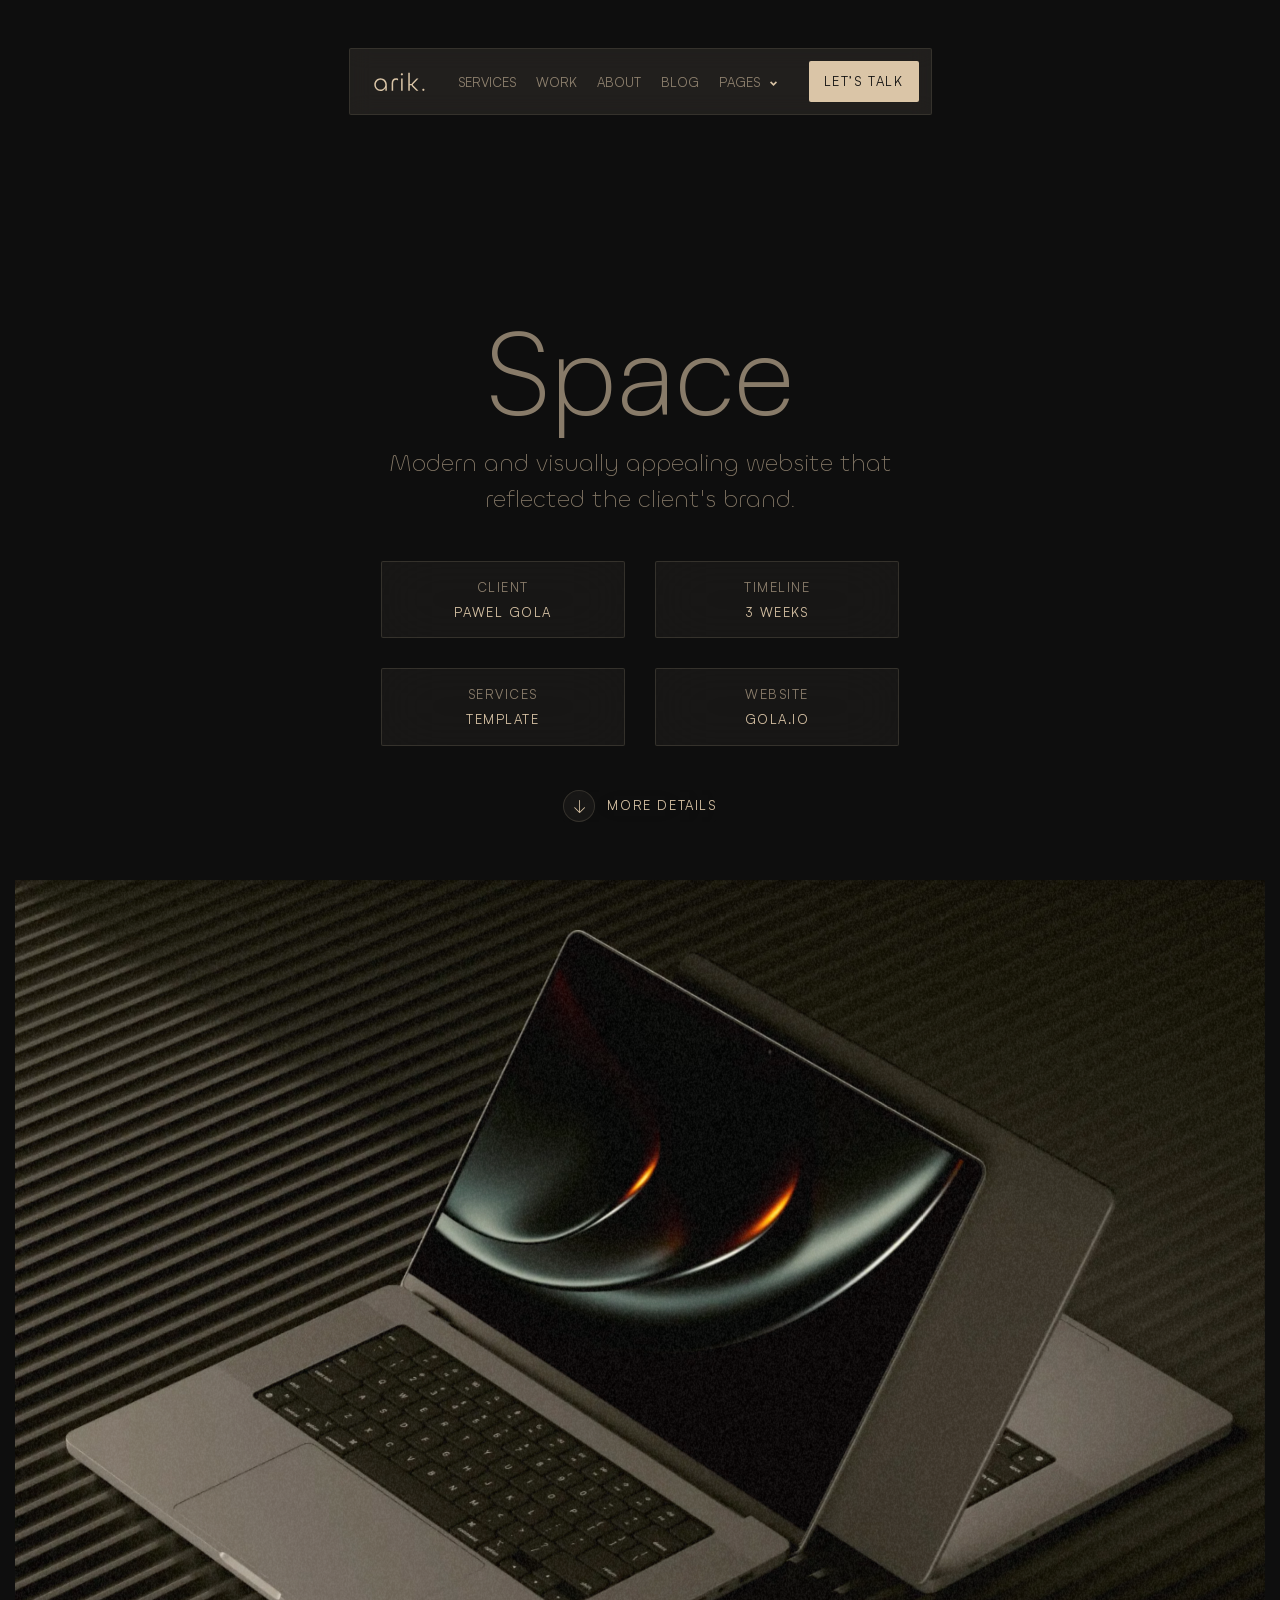
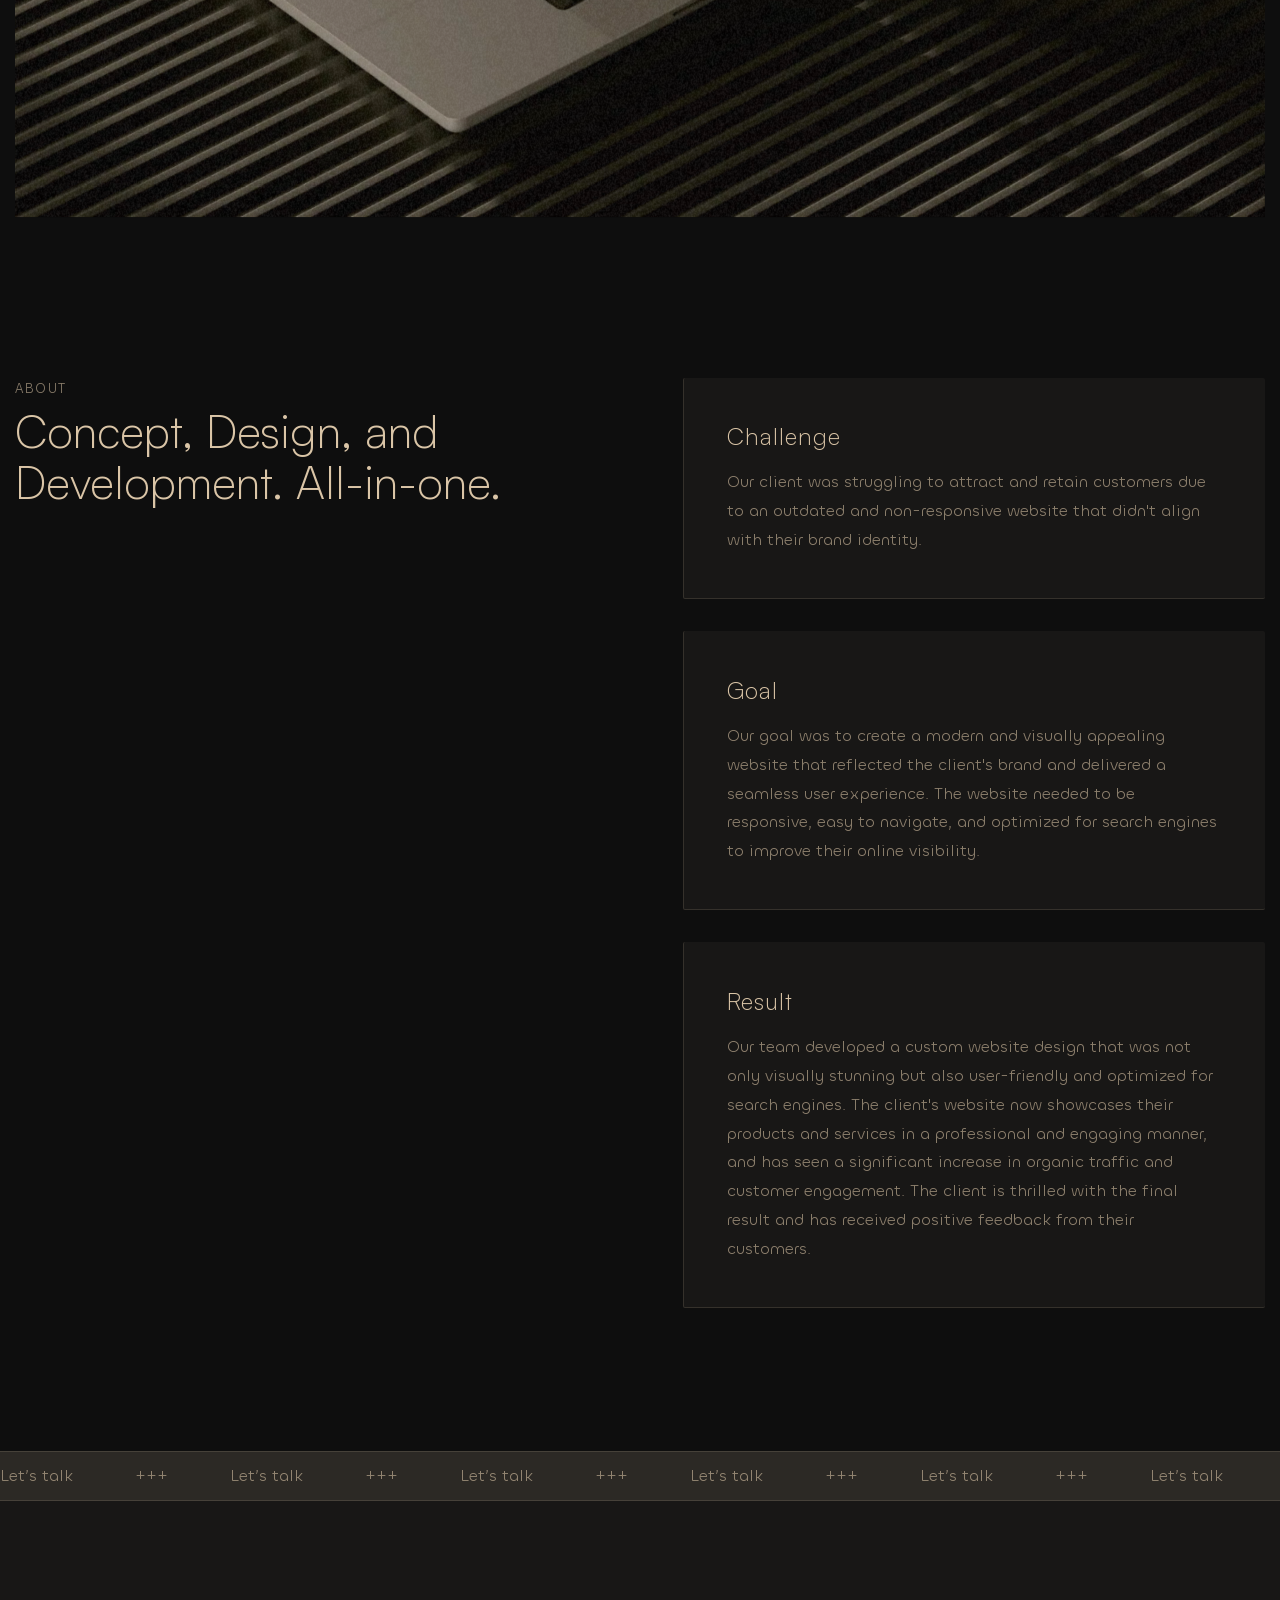
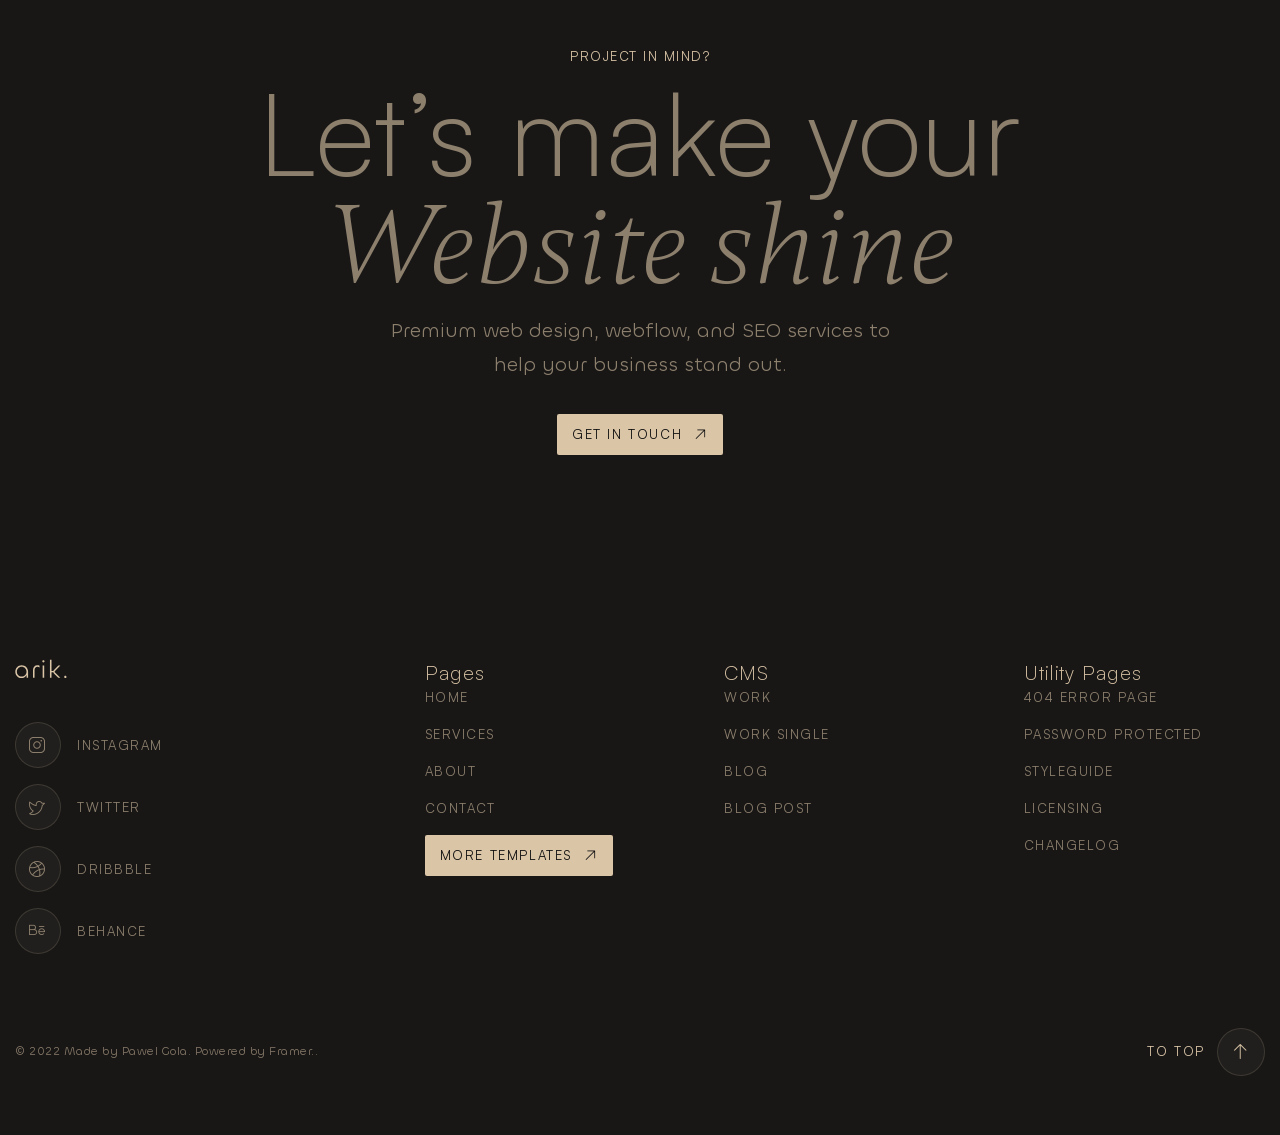
<file: worksingle.html>
<!doctype html>
<html lang="en">
	<head>
		<meta charset="UTF-8">
		<meta name="viewport" content="width=device-width, initial-scale=1.0">
		<link rel="preload" href="./assets/fonts/Satoshi-Regular.woff2" as="font" type="font/woff2" crossorigin="anonymous">
		<link rel="preload" href="./assets/fonts/Satoshi-Light.woff2" as="font" type="font/woff2" crossorigin="anonymous">
		<link rel="preload" href="./assets/fonts/Gambetta-LightItalic.woff2" as="font" type="font/woff2" crossorigin="anonymous">
		<link rel="preload" href="./assets/fonts/Chillax-Regular.woff2" as="font" type="font/woff2" crossorigin="anonymous">
		<link rel="preload" href="./assets/fonts/Chillax-Light.woff2" as="font" type="font/woff2" crossorigin="anonymous">
		<link rel="shortcut icon" href="./assets/img/favicon.ico">
		<title>Work Single</title>
		<link rel="modulepreload" crossorigin href="./js/common.min.js?v=1793394413868">
		<script type="module" crossorigin="" src="./js/main.min.js?v=1793394413868"></script>
		<script type="module" crossorigin="" src="./js/blockhead.min.js?v=1793394413868"></script>
		<link rel="stylesheet" crossorigin="" href="./css/main.min.css?v=1793394413868">
		<link rel="stylesheet" crossorigin="" href="./css/blockhead.min.css?v=1793394413868">
		<link rel="stylesheet" crossorigin="" href="./css/worksingle.min.css?v=1793394413868">
		<link rel="stylesheet" crossorigin="" href="./css/noise.min.css?v=1793394413868">
		<link rel="stylesheet" crossorigin="" href="./css/cardstyle.min.css?v=1793394413868">
	</head>
	<body>
		<div class="wrapper">
			<header data-fls-header="" data-fls-header-scroll="" data-fls-header-scroll-show="1000" class="header">
				<div class="header__container">
					<div class="header__body">
						<a href="index.html" class="header__link-logo">
							<img src="./assets/img/logo.svg" alt="logo" class="header__img-logo">
						</a>
						<div class="header__menu menu">
							<nav class="menu__body">
								<ul class="menu__list">
									<li class="menu__item">
										<a href="services.html" class="menu__link">Services</a>
									</li>
									<li class="menu__item">
										<a href="work.html" class="menu__link">Work</a>
									</li>
									<li class="menu__item">
										<a href="about.html" class="menu__link">About</a>
									</li>
									<li class="menu__item">
										<a href="blog.html" class="menu__link">Blog</a>
									</li>
									<li tabindex="0" class="menu__item menu__item--button menu__item--icon-tick">
										<button type="button" class="menu__link">Pages</button>
										<ul class="menu__submenu submenu">
											<li class="submenu__item">
												<a href="worksingle.html" class="submenu__link">worksingle</a>
											</li>
											<li class="submenu__item">
												<a href="contact.html" class="submenu__link">contact</a>
											</li>
											<li class="submenu__item">
												<a href="pricing.html" class="submenu__link">pricing</a>
											</li>
											<li class="submenu__item">
												<a href="blogsingle.html" class="submenu__link">blogsingle</a>
											</li>
										</ul>
									</li>
								</ul>
							</nav>
						</div>
						<!--
<fetch url="@components/layout/menu/menu.json">
<each loop='item in response'>
</each>
</fetch>
-->
						<a data-fls-button="" href="#" class="button button--light">Let’s talk</a>
						<button type="button" data-fls-menu="" class="icon-menu">
							<span></span>
						</button>
					</div>
				</div>
			</header>
			<main class="page">
				<section class="page__hero-worksingle worksingle-hero">
					<div class="worksingle-hero__container">
						<div data-fls-watcher="" data-fls-watcher-once="" data-fls-blockhead="" class="worksingle-hero__blockhead blockhead blockhead--width-600 blockhead--gap-16">
							<h1 class="blockhead__title">Space</h1>
							<div class="blockhead__text blockhead__text--size-24">
								<p>Modern and visually appealing website that reflected the client's brand.</p>
							</div>
						</div>
						<ul data-fls-watcher="" data-fls-watcher-once="" class="worksingle-hero__list">
							<li data-fls-watcher="" data-fls-watcher-once="" class="worksingle-hero__item item-worksingle">
								<div class="item-worksingle__service">Client</div>
								<div class="item-worksingle__label">Pawel Gola</div>
							</li>
							<li data-fls-watcher="" data-fls-watcher-once="" class="worksingle-hero__item item-worksingle">
								<div class="item-worksingle__service">Timeline</div>
								<div class="item-worksingle__label">3 Weeks</div>
							</li>
							<li data-fls-watcher="" data-fls-watcher-once="" class="worksingle-hero__item item-worksingle">
								<div class="item-worksingle__service">Services</div>
								<div class="item-worksingle__label">Template</div>
							</li>
							<li data-fls-watcher="" data-fls-watcher-once="" class="worksingle-hero__item item-worksingle">
								<div class="item-worksingle__service">Website</div>
								<div class="item-worksingle__label">gola.io</div>
							</li>
						</ul>
						<a data-fls-watcher="" data-fls-watcher-once="" data-fls-button="" href="#" class="worksingle-hero__button button button--text button--icon-arrow button--arrow-d">More
                Details</a>
						<div data-fls-watcher="" data-fls-watcher-once="" data-fls-noise="" class="worksingle-hero__image">
							<picture>
								<source media="(max-width: 600px)" srcset="./assets/img/selectedworks/1-600.webp" type="image/webp">
								<source media="(max-width: 1200px)" srcset="./assets/img/selectedworks/1-1200.webp" type="image/webp">
								<img alt="image" src="./assets/img/selectedworks/1.webp">
							</picture>
						</div>
					</div>
				</section>
				<section class="page__about about-section">
					<div class="about-section__container">
						<div data-fls-watcher="" data-fls-watcher-once="" class="about-section__column">
							<div class="about-section__body">
								<h2 class="about-section__subtitle">About</h2>
								<div class="about-section__title">Concept, Design, and Development. All-in-one.</div>
							</div>
						</div>
						<div data-fls-watcher="" data-fls-watcher-once="" class="about-section__cards-column">
							<article data-fls-watcher="" data-fls-watcher-once="" data-fls-cardstyle="" class="about-section__card card-about-section">
								<h2 class="card-about-section__title">Challenge</h2>
								<div class="card-about-section__text">
									<p>
										Our client was struggling to attract and retain customers due to an outdated and
                            non-responsive website that didn't align with their brand identity.
									</p>
								</div>
							</article>
							<article data-fls-watcher="" data-fls-watcher-once="" data-fls-cardstyle="" class="about-section__card card-about-section">
								<h2 class="card-about-section__title">Goal</h2>
								<div class="card-about-section__text">
									<p>
										Our goal was to create a modern and visually appealing website that reflected the client's
                            brand and delivered a seamless user experience. The website needed to be responsive, easy to
                            navigate, and optimized for search engines to improve their online visibility.
									</p>
								</div>
							</article>
							<article data-fls-watcher="" data-fls-watcher-once="" data-fls-cardstyle="" class="about-section__card card-about-section">
								<h2 class="card-about-section__title">Result</h2>
								<div class="card-about-section__text">
									<p>
										Our team developed a custom website design that was not only visually stunning but also
                            user-friendly and optimized for search engines. The client's website now showcases their
                            products and services in a professional and engaging manner, and has seen a significant
                            increase in organic traffic and customer engagement. The client is thrilled with the final
                            result and has received positive feedback from their customers.
									</p>
								</div>
							</article>
						</div>
					</div>
				</section>
			</main>
			<aside data-fls-letstalk="" class="letstalk">
				<div data-fls-marquee="" data-fls-marquee-speed="100" class="letstalk__row row-letstalk">
					<div class="row-letstalk__item">Let’s talk</div>
					<div class="row-letstalk__item">+++</div>
				</div>
				<div class="letstalk__container">
					<div data-fls-watcher="" data-fls-watcher-once="" data-fls-blockhead="" class="letstalk__blockhead blockhead">
						<span class="blockhead__label">Project in mind?</span>
						<h2 class="blockhead__title">
							Let’s make your
							<span>Website shine</span>
						</h2>
						<div class="blockhead__text blockhead__text--width-500">
							<p>Premium web design, webflow, and SEO services to help your business stand out.</p>
						</div>
						<a data-fls-button="" href="#" class="letstalk__button button button--light button--icon button--icon-arrow button--arrow-ru">Get in
				touch</a>
					</div>
				</div>
			</aside>
			<footer data-fls-footer="" class="footer">
				<div class="footer__container">
					<div class="footer__body">
						<div class="footer__column">
							<a data-fls-scrollto=".page__hero" href="#" class="footer__logo">
								<img src="./assets/img/logo.svg" alt="logo-image">
							</a>
							<ul data-fls-social="" class="footer__social social social--column">
								<li class="social__item">
									<a href="#" target="_blank" class="social__link social__link--text social__link--icon-instagram">instagram</a>
								</li>
								<li class="social__item">
									<a href="#" target="_blank" class="social__link social__link--text social__link--icon-twitter">twitter</a>
								</li>
								<li class="social__item">
									<a href="#" target="_blank" class="social__link social__link--text social__link--icon-dribbble">dribbble</a>
								</li>
								<li class="social__item">
									<a href="#" target="_blank" class="social__link social__link--text social__link--icon-behance">behance</a>
								</li>
							</ul>
						</div>
						<div data-fls-spollers="500" class="footer__menus menus-footer">
							<details class="menus-footer__details">
								<summary>
									<h5 class="menus-footer__title">Pages</h5>
								</summary>
								<ul class="menus-footer__list">
									<li class="menus-footer__item">
										<a href="index.html" target="_blank" class="menus-footer__link">Home</a>
									</li>
									<li class="menus-footer__item">
										<a href="services.html" target="_blank" class="menus-footer__link">Services</a>
									</li>
									<li class="menus-footer__item">
										<a href="about.html" target="_blank" class="menus-footer__link">About</a>
									</li>
									<li class="menus-footer__item">
										<a href="contact.html" target="_blank" class="menus-footer__link">Contact</a>
									</li>
									<li class="menus-footer__item">
										<a data-fls-button="" href="#" class="menus-footer__button button button--light button--icon button--icon-arrow button--arrow-ru">More
								Templates</a>
									</li>
								</ul>
							</details>
						</div>
						<div data-fls-spollers="500" class="footer__menus menus-footer">
							<details class="menus-footer__details">
								<summary>
									<h5 class="menus-footer__title">CMS</h5>
								</summary>
								<ul class="menus-footer__list">
									<li class="menus-footer__item">
										<a href="work.html" target="_blank" class="menus-footer__link">Work</a>
									</li>
									<li class="menus-footer__item">
										<a href="worksingle.html" target="_blank" class="menus-footer__link">Work
								Single</a>
									</li>
									<li class="menus-footer__item">
										<a href="blog.html" target="_blank" class="menus-footer__link">Blog</a>
									</li>
									<li class="menus-footer__item">
										<a href="blogsingle.html" target="_blank" class="menus-footer__link">Blog
								Post</a>
									</li>
								</ul>
							</details>
						</div>
						<div data-fls-spollers="500" class="footer__menus menus-footer">
							<details class="menus-footer__details">
								<summary>
									<h5 class="menus-footer__title">Utility Pages</h5>
								</summary>
								<ul class="menus-footer__list">
									<li class="menus-footer__item">
										<a href="#" target="_blank" class="menus-footer__link">404 Error
								Page</a>
									</li>
									<li class="menus-footer__item">
										<a href="#" target="_blank" class="menus-footer__link">Password
								Protected</a>
									</li>
									<li class="menus-footer__item">
										<a href="#" target="_blank" class="menus-footer__link">Styleguide</a>
									</li>
									<li class="menus-footer__item">
										<a href="#" target="_blank" class="menus-footer__link">Licensing</a>
									</li>
									<li class="menus-footer__item">
										<a href="#" target="_blank" class="menus-footer__link">Changelog</a>
									</li>
								</ul>
							</details>
						</div>
					</div>
					<div class="footer__bottom">
						<a href="#" class="footer__copy">© 2022 Made by Pawel Gola. Powered by Framer..</a>
						<a data-fls-scrollto="main" data-fls-button="" href="#" class="footer__button button button--text button--text-big button--text-big-reverse button--icon-arrow button--arrow-u">To
				Top</a>
					</div>
				</div>
			</footer>
		</div>
	</body>
</html>
</file>
<file: css/main.min.css>
*{padding:0;margin:0;border:0}*,:after,:before{box-sizing:border-box}:after,:before,a,label{display:inline-block}body,html{height:100%}body{line-height:1;scrollbar-gutter:stable;-ms-text-size-adjust:100%;-moz-text-size-adjust:100%;-webkit-text-size-adjust:100%;-webkit-font-smoothing:antialiased;-moz-osx-font-smoothing:grayscale}button,input,textarea{font-family:inherit;font-size:inherit;line-height:inherit;color:inherit;background-color:transparent}input,textarea{width:100%}button,option,select{cursor:pointer}a{color:inherit;text-decoration:none}ul li{list-style:none}img{max-width:100%;height:auto;vertical-align:middle}h1,h2,h3,h4,h5,h6{font-weight:inherit;font-size:inherit}address{font-style:normal}@font-face{font-family:Satoshi;font-display:swap;src:url(../assets/fonts/Satoshi-Regular.woff2) format("woff2");font-weight:400;font-style:normal}@font-face{font-family:Satoshi;font-display:swap;src:url(../assets/fonts/Satoshi-Light.woff2) format("woff2");font-weight:300;font-style:normal}@font-face{font-family:Gambetta;font-display:swap;src:url(../assets/fonts/Gambetta-LightItalic.woff2) format("woff2");font-weight:400;font-style:normal}@font-face{font-family:Chillax;font-display:swap;src:url(../assets/fonts/Chillax-Regular.woff2) format("woff2");font-weight:400;font-style:normal}@font-face{font-family:Chillax;font-display:swap;src:url(../assets/fonts/Chillax-Light.woff2) format("woff2");font-weight:300;font-style:normal}@font-face{font-family:iconfont;font-display:swap;src:url(../assets/fonts/iconfont.woff2?e16b3918b7a2484290726d6d1e6fd9db) format("woff2")}[class*="--icon-"]:before{font-family:iconfont}[class*="--icon-arrow"]:before{content:"\f101"}[class*="--icon-behance"]:before{content:"\f102"}[class*="--icon-chain"]:before{content:"\f103"}[class*="--icon-checkmark"]:before{content:"\f104"}[class*="--icon-dribbble"]:before{content:"\f105"}[class*="--icon-facebook"]:before{content:"\f106"}[class*="--icon-info"]:before{content:"\f107"}[class*="--icon-instagram"]:before{content:"\f108"}[class*="--icon-letter"]:before{content:"\f109"}[class*="--icon-phone"]:before{content:"\f10a"}[class*="--icon-pinterest"]:before{content:"\f10b"}[class*="--icon-plus"]:before{content:"\f10c"}[class*="--icon-tick"]:before{content:"\f10d"}[class*="--icon-tictok"]:before{content:"\f10e"}[class*="--icon-twitch"]:before{content:"\f10f"}[class*="--icon-twitter"]:before{content:"\f110"}[class*="--icon-whatsapp"]:before{content:"\f111"}[class*="--icon-youtube"]:before{content:"\f112"}:root{--fontDefault:"Chillax", sans-serif;--fontSecondary:"Satoshi", sans-serif;--fontDesigned:"Gambetta", serif;--textDefault:rgba(218,197,167,.6);--textLight:#dac5a7;--textInverse:#0e0e0e;--textHoverColor:#e9e0e0;--borderDefault:rgba(218,197,167,.15);--borderGrey:hsla(0,0%,100%,.15);--backgroundGrey:rgba(218,197,167,.1);--backgroundMuted:rgba(218,197,167,.05);--backgroundPrimary:#dac5a7;--bgColor:#0e0e0e;--bgColorOpacity:rgba(14,14,14,0);--bgGrey:hsla(0,0%,100%,.05)}body{min-width:20rem;color:var(--textDefault);font-family:var(--fontDefault);font-size:1rem;background-color:var(--bgColor)}[data-fls-scrolllock] body{overflow:hidden;touch-action:none;overscroll-behavior:none}.wrapper{min-height:100%;display:flex;flex-direction:column;overflow:clip}.wrapper>main{flex:1 1 auto}.wrapper>*{min-width:0}[class*=__container]{max-width:89.375rem;margin:0 auto;padding-left:.9375rem;padding-right:.9375rem}[class*="--arrow-r"]:before{transform:rotate(90deg)}[class*="--arrow-d"]:before{transform:rotate(180deg)}[class*="--arrow-l"]:before{transform:rotate(270deg)}[class*="--arrow-ru"]:before{transform:rotate(45deg)}[class*="--arrow-rd"]:before{transform:rotate(135deg)}[class*="--arrow-ld"]:before{transform:rotate(225deg)}[class*="--arrow-lu"]:before{transform:rotate(315deg)}[data-fls-spollers] summary{list-style:none}[data-fls-spollers] summary::-webkit-details-marker,[data-fls-spollers] summary::marker{display:none}.spollers{display:grid;gap:1rem}.spollers__item{opacity:0;translate:0 20%;border-bottom:.0625rem solid var(--borderDefault);border-left:.0625rem solid var(--borderDefault);border-radius:.125rem;background-color:var(--backgroundMuted)}.spollers__title{color:var(--textLight);font-family:var(--fontSecondary);font-size:1.25rem;font-weight:300;line-height:1.4;letter-spacing:.0625rem;width:100%;display:flex;justify-content:space-between;align-items:flex-start;gap:.9375rem;cursor:default;list-style:none}.menu__item--button:before,.spollers__title:after{transition:rotate .3s}.spollers__title::-webkit-details-marker,.spollers__title::marker{display:none}.--spoller-init .spollers__title{cursor:pointer}.--spoller-init .spollers__title:after{content:"\f10c";font-family:iconfont;font-size:.875rem;min-width:1.875rem;aspect-ratio:1;border-radius:50%;border:.0625rem solid var(--borderDefault);backdrop-filter:blur(1.875rem);background-color:var(--bgGrey);display:flex;align-items:center;justify-content:center}.--spoller-init .spollers__title.--spoller-active:after{rotate:45deg}.spollers__body{line-height:1.8;padding-top:1.0625rem}.menu__list{display:inline-flex;flex-wrap:wrap;align-items:center;gap:.3125rem 1.25rem}.menu__item{display:flex;flex-direction:row-reverse;gap:.625rem;align-items:center;position:relative;z-index:2}.menu__item:before{color:var(--textLight);font-size:.4375rem}.menu__item--button,.menu__link{position:relative}.menu__link{transition:color .3s;text-transform:uppercase;font-size:.8125rem;font-family:var(--fontSecondary)}.menu__link:after{content:"";position:absolute;width:0;height:.0625rem;bottom:-.3125rem;left:50%;background-color:var(--textHoverColor);transition:width .3s,left .3s}.menu__link--active:after{width:100%;left:0}.submenu{position:absolute;min-width:100%;top:calc(100% + 1.625rem);visibility:hidden;opacity:0;text-transform:uppercase;font-size:.8125rem;font-family:var(--fontSecondary);display:flex;flex-direction:column;align-items:flex-end;gap:1.25rem;padding-bottom:1.25rem}.submenu__link{transition:color .3s}.open-submenu .submenu{visibility:visible;opacity:1}.open-submenu:before{rotate:180deg}.icon-menu{display:none}.header{position:sticky;top:0;left:0;right:0;z-index:50;pointer-events:none}.header__container{text-align:center;padding-top:3rem;pointer-events:auto}.header__body{display:inline-flex;align-items:center;justify-content:center;gap:2rem;padding:.75rem .75rem .75rem 1.5rem;box-sizing:border-box;border:.0625rem solid var(--borderDefault);border-radius:.125rem;position:relative}.footer,.header__body,.header__body:before{background-color:var(--backgroundMuted)}.header__body:before{content:"";top:0;left:0;backdrop-filter:blur(.625rem);width:100%;height:100%;position:absolute}.header__link-logo,.header__logo{z-index:5}.header__img-logo{max-width:3.25rem;width:100%;height:100%;object-fit:contain}[data-fls-header-scroll].--header-scroll{position:sticky;top:0;right:0;left:0;z-index:50}[data-fls-header-scroll-show].--header-scroll{transition:translate .5s;translate:0 -100%}[data-fls-header-scroll-show].--header-show{translate:0 -1.5rem}.footer__container{max-width:101.875rem}.footer__body{display:flex}.footer__column{display:flex;flex-direction:column;gap:2.6875rem;flex-basis:28.75%}.footer__menus{flex-basis:19.75%}.footer__bottom{display:flex;flex-wrap:wrap;justify-content:space-between;align-items:center;gap:.9375rem}.footer__copy{display:inline-block;font-size:.75rem;line-height:1.8;letter-spacing:.03125rem;padding-block:.75rem;transition:color .3s}.menus-footer__details{display:flex;flex-direction:column;gap:2rem}.menus-footer__title{color:var(--textLight);font-family:var(--fontSecondary);font-size:1.25rem;font-weight:300;line-height:1.4;letter-spacing:.0625rem;transition:margin-bottom .4s}.--spoller-init .menus-footer__title{display:flex;gap:.625rem;align-items:center}.--spoller-init .menus-footer__title:after{content:"\f101";font-size:.8125rem;font-family:iconfont;rotate:180deg;transition:rotate .3s}.--spoller-active .menus-footer__title:after{rotate:0deg}.--spoller-active .menus-footer__title.menus-footer__title{margin-bottom:.625rem}.menus-footer__list{display:flex;flex-direction:column;gap:1rem}.menus-footer__link{font-family:var(--fontSecondary);font-size:.8125rem;line-height:1.6;letter-spacing:.09375rem;text-transform:uppercase;transition:color .3s;position:relative}.menus-footer__link:before{content:"";position:absolute;width:0;height:.0625rem;bottom:-.3125rem;left:50%;background-color:var(--textHoverColor);transition:width .3s,left .3s}.button{font-family:var(--fontSecondary);display:inline-flex;padding:.625rem .875rem;font-size:.8125rem;line-height:1.49;letter-spacing:.1rem;text-transform:uppercase;border:.0625rem solid var(--borderDefault);border-radius:.125rem;backdrop-filter:blur(1.875rem);color:var(--textLight);background-color:var(--backgroundMuted);position:relative;z-index:5;transition:background-color .3s,color .3s}.button--light{background-color:var(--backgroundPrimary);color:var(--textInverse)}.button--icon{flex-direction:row-reverse;align-items:center;justify-content:center;gap:.8125rem}.button--text{background-color:transparent;border:none;gap:.75rem;align-items:center;padding:0}.button--text:before{width:2rem;aspect-ratio:1;border-radius:50%;display:flex;align-items:center;justify-content:center;border:.0625rem solid var(--borderDefault);background-color:var(--backgroundMuted);transition:background-color .3s,color .3s}.button--text-big{flex-shrink:0;backdrop-filter:none}.button--text-big:before{font-size:.9375rem;width:3rem;height:3rem}.button--text-big-reverse{flex-direction:row-reverse}.button--fw{width:100%}.social{display:flex;gap:.625rem}.social--column{flex-direction:column;gap:1rem}.social__item{display:flex}.social__item--anim{scale:0;transition:scale .3s}.social__link{display:flex;align-items:center;gap:1rem;transition:color .3s}.social__link:before{width:2.875rem;aspect-ratio:1;border-radius:50%;display:flex;align-items:center;justify-content:center;border:.0625rem solid var(--borderDefault);background-color:var(--backgroundMuted);font-size:1.25rem;transition:color .3s,background-color .3s}.social__link--icon-behance:before{padding-bottom:.4375rem}.social__link--text{font-size:.8125rem;text-transform:uppercase;font-family:var(--fontSecondary);line-height:1.6;letter-spacing:.09375rem}.social__link--text:before{font-size:1rem}.social__item--anim.--watcher-view:first-child{animation-delay:0s}.social__item--anim.--watcher-view:nth-child(2){animation-delay:.1s}.social__item--anim.--watcher-view:nth-child(3){animation-delay:.2s}.social__item--anim.--watcher-view:nth-child(4){animation-delay:.3s}.social__item--anim.--watcher-view{animation:show-icons 1s ease forwards}@keyframes show-icons{0%{scale:0}to{scale:1}}@media(max-width:75em){.footer__column{flex-basis:26.33%}}@media(max-width:61.99875em){.footer__body{flex-wrap:wrap}.footer__column{flex-basis:100%;align-items:flex-start}.footer__menus{flex:1 1 12.5rem}.social{justify-content:center}.social--column{flex-direction:row;gap:0}.social__link--text{font-size:0}}@media(max-width:47.99875em) and (any-hover:none){.icon-menu{cursor:default}}@media(max-width:47.99875em){.menu__body{background-color:var(--textInverse);height:100svh;overflow:auto;padding:8.125rem .9375rem 1.875rem;z-index:2}.menu__body,.menu__body:before{position:fixed;width:100%;right:-100%;top:0;transition:right .3s}.menu__body:before{content:"";height:4.375rem}[data-fls-menu-open] .menu__body,[data-fls-menu-open] .menu__body:before{right:0}.menu__list{display:flex;flex-direction:column;align-items:flex-end;font-size:1.875rem;gap:1.25rem}.menu__link,.submenu{font-size:1.5rem}.icon-menu{display:block;position:relative;width:1.875rem;height:1.125rem;z-index:5}.icon-menu span,.icon-menu:after,.icon-menu:before{content:"";transition:all .3s;right:0;position:absolute;width:100%;height:.125rem;background-color:var(--backgroundPrimary)}.icon-menu:before{top:0}.icon-menu:after{bottom:0}.icon-menu span{top:calc(50% - .0625rem)}[data-fls-menu-open] .icon-menu span{width:0}[data-fls-menu-open] .icon-menu:before{top:calc(50% - .0625rem);transform:rotate(-45deg)}[data-fls-menu-open] .icon-menu:after{bottom:calc(50% - .0625rem);transform:rotate(45deg)}.header__container{padding-top:1.5rem}.header__body{display:flex;padding:.75rem;gap:1.5rem}.header__body:before{z-index:4}.header__link-logo,.header__logo{flex-grow:1;text-align:left;position:relative}[data-fls-header-scroll-show].--header-show{translate:0 0}}@media(max-width:31.25em){.footer__body{flex-direction:column}.footer__menus{flex-basis:auto}.menus-footer__details{gap:0}}@media(max-width:29.99875em){.header__container{padding:.9375rem}[data-fls-header-scroll-show].--header-show{translate:0 0}}@media(width<=20em){.spollers__item{padding:.9375rem}.footer__container{padding-block:1.875rem}.footer__body{margin-bottom:1.875rem;gap:1.25rem}}@media(width>20em) and (width<=89.375em){.spollers__item{padding:calc(clamp(.9375rem,.63119rem + 1.53153vw,2rem))}.footer__container{padding-block:calc(clamp(1.875rem,1.26239rem + 3.06306vw,4rem))}.footer__body{margin-bottom:calc(clamp(1.875rem,.9741rem + 4.5045vw,5rem));gap:calc(clamp(1.25rem,.45721rem + 3.96396vw,4rem))}}@media(min-width:47.99875em){.spollers__item{translate:50% 0}.submenu{background-color:var(--backgroundMuted);backdrop-filter:blur(.625rem);border:.0625rem solid var(--borderDefault);padding:.9375rem;left:0;align-items:flex-start;gap:.625rem}.header{display:flex;justify-content:center}}@media(min-width:89.375em){.footer__button{margin-right:2.5rem}.menus-footer__button{margin-top:1rem}}@media(width>89.375em){.spollers__item{padding:2rem}.footer__container{padding-block:4rem}.footer__body{margin-bottom:5rem;gap:4rem}}@media(any-hover:hover){.menu__item:hover .menu__link,.submenu__link:hover{color:var(--textHoverColor)}.menu__item:hover .menu__link:after{width:100%;left:0}.button:hover{background-color:var(--backgroundPrimary);color:var(--textInverse)}.button--light:hover{color:var(--textLight);background-color:var(--backgroundMuted)}.button--text:hover{background-color:transparent;border:none;color:var(--textLight)}.button--text:hover:before{color:var(--bgColor);background-color:var(--backgroundPrimary)}}@media(any-hover:hover),(pointer:fine){.footer__copy:hover,.menus-footer__link:hover,html:not([data-fls-touch]) .social__link:hover{color:var(--textHoverColor)}.menus-footer__link:hover:before{width:100%;left:0}html:not([data-fls-touch]) .social__link:hover:before{background-color:var(--backgroundPrimary);color:var(--textInverse)}}
</file>
<file: css/blockhead.min.css>
.blockhead,[data-fls-marquee-inner]{display:flex;align-items:center}.letstalk{background-color:var(--backgroundMuted)}.letstalk__row{border-block:.0625rem solid var(--borderDefault);padding-block:1rem;background-color:var(--backgroundGrey)}.letstalk__row [data-fls-marquee-inner]{gap:2rem}.letstalk__blockhead{opacity:0;translate:0 20%}.letstalk__button{margin-top:1.5rem}.letstalk__blockhead.--watcher-view{opacity:1;translate:0 0;transition:opacity .8s,translate .8s}.blockhead{flex-direction:column;gap:.5rem;text-align:center;max-width:62.5rem;margin-inline:auto}.blockhead--width-1200{max-width:75rem}.blockhead--width-600{max-width:37.5rem}.blockhead--gap-16{gap:1rem}.blockhead--left{text-align:left;align-items:flex-start;max-width:100%}.blockhead__label{color:var(--textLight);font-family:var(--fontSecondary);font-size:.8125rem;line-height:1.6;letter-spacing:.09375rem;text-transform:uppercase}.blockhead__title{font-family:var(--fontSecondary);font-weight:300}.blockhead__title span{display:block;font-family:var(--fontDesigned)}.blockhead__text{font-size:1.25rem;line-height:1.7;max-width:37.5rem}.blockhead__text--size-24{font-size:1.5rem;font-weight:300;line-height:1.5}.blockhead__text--size-18{font-size:1.125rem;line-height:1.6}.blockhead__text--width-500{max-width:31.25rem}@media(max-height:53.125rem) and (width<=20em){.blockhead__title--size-160{font-size:2.25rem}}@media(max-width:47.99875em){.letstalk__row{padding-block:.4375rem}.blockhead__text,.blockhead__text--size-24{font-size:1rem}}@media(width<=20em){[data-fls-marquee-inner]{gap:.625rem}.letstalk__container{padding-block:3.125rem}.blockhead__title,.blockhead__title--size-160,.blockhead__title--size-80,.blockhead__title--size-96{font-size:2.25rem}}@media(max-height:53.125rem) and (width>89.375em){.blockhead__title--size-160{font-size:5rem}}@media(max-height:53.125rem) and (width>20em) and (width<=89.375em){.blockhead__title--size-160{font-size:calc(clamp(2.25rem,1.45721rem + 3.96396vw,5rem))}}@media(width>20em) and (width<=89.375em){[data-fls-marquee-inner]{gap:calc(clamp(.625rem,-.96059rem + 7.92793vw,6.125rem))}.letstalk__container{padding-block:calc(clamp(3.125rem,1.14302rem + 9.90991vw,10rem))}.blockhead__title{font-size:calc(clamp(2.25rem,.59234rem + 8.28829vw,8rem))}.blockhead__title--size-160{font-size:calc(clamp(2.25rem,.015766rem + 11.17117vw,10rem))}.blockhead__title--size-96{font-size:calc(clamp(2.25rem,1.16892rem + 5.40541vw,6rem))}.blockhead__title--size-80{font-size:calc(clamp(2.25rem,1.45721rem + 3.96396vw,5rem))}}@media(width>89.375em){[data-fls-marquee-inner]{gap:6.125rem}.letstalk__container{padding-block:10rem}.blockhead__title{font-size:8rem}.blockhead__title--size-160{font-size:10rem}.blockhead__title--size-96{font-size:6rem}.blockhead__title--size-80{font-size:5rem}}
</file>
<file: css/index.min.css>
.skill{position:relative}.skill:before{content:"";position:absolute;width:.0625rem;height:100%;top:0;background-color:var(--borderDefault)}.skill:after{counter-increment:count;content:counter(count,decimal-leading-zero) "";position:absolute;width:2.5rem;aspect-ratio:1;border:.0625rem solid var(--borderDefault);background-color:#181715;border-radius:50%;display:flex;align-items:center;justify-content:center;outline:1rem solid var(--bgColor);scale:0;transition:scale 1s}.skill:last-child:before{height:50%}.skill__inner{position:relative;backdrop-filter:blur(1.875rem);opacity:0;translate:0 10%;transition:opacity 1s,translate 1s}.skill__inner>*{margin-bottom:1rem}.skill__inner>:last-child{margin-bottom:0}.skill__label{color:var(--textLight);font-family:var(--fontDefault);font-size:.75rem;line-height:1.2;letter-spacing:0;text-transform:uppercase;border:.0625rem solid var(--borderDefault);border-radius:.125rem;backdrop-filter:blur(1.875rem);background-color:var(--backgroundMuted);padding:.5rem;position:absolute;right:1.25rem;top:1.25rem}.skill__subtitle{color:var(--textDefault);font-size:.8125rem;line-height:1.6;letter-spacing:.09375rem;margin-bottom:.25rem}.skill__subtitle,.skill__title{font-family:var(--fontSecondary);text-transform:uppercase}.skill__title{color:var(--textLight);font-size:1.5rem;font-weight:300;line-height:1.3;letter-spacing:.0625rem}.skill__text{color:var(--textDefault);margin-bottom:2rem}.skill__item,.skill__text{font-family:var(--fontDefault);line-height:1.8;letter-spacing:0}.skill__item{color:var(--textLight);display:flex;gap:1rem;align-items:center}:not(:last-child) .skill__item{margin-bottom:1rem}.skill__item:before{content:"";width:.25rem;aspect-ratio:1;border-radius:50%;background-color:var(--backgroundPrimary)}.skill__inner.--watcher-view{opacity:1;translate:0 0}.skill.--watcher-view:after{scale:1}.cardservices{flex:1 1 21.875rem;opacity:0;translate:0 20%}.cardservices:before{counter-increment:count;content:counter(count,decimal-leading-zero) "";margin-bottom:.25rem;font-size:.8125rem}.--watcher-view .cardservices:first-child{animation-delay:0s}.--watcher-view .cardservices:nth-child(2){animation-delay:.2s}.--watcher-view .cardservices:nth-child(3){animation-delay:.4s}.--watcher-view .cardservices{animation:show-cards 1s ease forwards}.cardservices__title{color:var(--textLight);font-family:var(--fontSecondary);font-size:1.5rem;line-height:1.3;letter-spacing:.0625rem;text-transform:uppercase}.cardservices__title:not(:last-child){margin-bottom:.5rem}.cardservices__text{color:var(--textDefault);line-height:1.8}.cardservices__text:not(:last-child){margin-bottom:2rem}.page__hero{transition:all .5s}.hero{margin-top:-1.25rem}.hero__container{display:grid;align-content:center;min-height:100svh;text-align:center}.hero__image{object-fit:contain;width:100vw;height:55svh;mix-blend-mode:lighten;position:relative;opacity:0}[data-fls-loaded] .hero__image{animation:show-items 1s ease forwards}.hero__blockhead{translate:0 -8%;opacity:0;position:relative}[data-fls-loaded] .hero__blockhead{animation:show-items 1s ease .5s forwards}.sponsors__item{max-width:9.375rem}.sponsors__logo{width:100%;height:100%;object-fit:contain}.services__cards,.skills__box{counter-reset:count}.selected-work__box,.services__cards{display:flex;flex-wrap:wrap}html:not([data-fls-touch]) .selected-work__box:has(.cardworks:hover) .cardworks:not(:hover):before{background-color:rgba(0,0,0,.9)}.process__blockhead{opacity:0;translate:0 20%;transition:opacity 1s,translate 1s}.process__blockhead.--watcher-view{opacity:1;translate:0 0}.skills__head{display:flex;flex-direction:column;gap:1rem}.skills__head:before{font-family:iconfont;content:"\f101";font-size:1.25rem;width:2.875rem;aspect-ratio:1;border-radius:50%;display:flex;align-items:center;justify-content:center;border:.0625rem solid var(--borderDefault);background-color:var(--backgroundMuted);rotate:180deg}.skills__head:after{content:"";width:.0625rem;background-color:var(--borderDefault)}.skills__box{display:flex;flex-direction:column}.clients__head{opacity:0;translate:0 20%;transition:opacity 1s,translate 1s}.clients__body{max-width:75rem;margin:0 auto}.clients__head.--watcher-view{opacity:1;translate:0 0}.card-client{opacity:0;translate:0 20%;transition:opacity 1s,translate 1s;backdrop-filter:blur(1.875rem)}.card-client>*,.card-client__link>*{margin-bottom:2rem}.card-client__link>:last-child{margin-bottom:0}.card-client__title{color:var(--textLight);font-family:var(--fontSecondary);font-size:1.5rem;font-weight:300;line-height:1.3;letter-spacing:.0625rem;margin-bottom:.5rem}.card-client__text{line-height:1.8;letter-spacing:0}.card-client__inner{display:flex;gap:1rem;align-items:center}.card-client__img-author{width:3.75rem;aspect-ratio:1;border-radius:50%;overflow:hidden;object-fit:cover;align-self:start}.card-client__author{color:var(--textLight);font-family:var(--fontSecondary);font-size:.8125rem;line-height:1.6;letter-spacing:.09375rem;text-transform:uppercase}.card-client__company{font-size:.875rem;font-weight:300;line-height:1.6;letter-spacing:0}.card-client.--watcher-view{opacity:1;translate:0 0}.info__head{position:relative;text-align:center}.info__text-run{position:absolute;top:50%;translate:0 -50%;font-size:8rem}.info__item-text-run{font-family:var(--fontSecondary);font-weight:300;margin-right:25rem}.info__item-text-run span{font-family:var(--fontDesigned)}.info__picture{display:inline-block;background-color:var(--bgColor);position:relative;z-index:5}.info__picture:after,.info__picture:before{content:"";position:absolute;width:6.25rem;height:100%;top:0;background-image:linear-gradient(90deg,rgba(14,14,14,0),rgba(14,14,14,.7) 50%,#0e0e0e)}.info__picture:before{left:-6.25rem}.info__picture:after{rotate:180deg;right:-6.25rem}.info__image{object-fit:contain;height:55svh;mix-blend-mode:lighten}.info__body{max-width:75rem;margin:0 auto;display:flex;justify-content:center}.info__title{flex:1 1 50%;color:var(--textLight);font-family:var(--fontSecondary);font-size:3rem;line-height:1.1;letter-spacing:0;text-wrap:balance;translate:0 30%;opacity:0;transition:translate .5s,opacity .5s}.info__title span{font-family:var(--fontDesigned);color:var(--textLight);display:block}.--watcher-view .info__title{translate:0 0;opacity:1}.info__inner{flex:1 1 50%;display:flex;flex-direction:column;gap:2rem;translate:0 30%;opacity:0}.info__text{font-size:1.125rem;line-height:1.6;letter-spacing:0}.info__inner.--watcher-view{transition:translate .8s,opacity .8s;transition-delay:.1s;translate:0 0;opacity:1}.info__title.--watcher-view{transition:translate .8s,opacity .8s;translate:0 0;opacity:1}@keyframes show-items{0%{opacity:0;top:20%}to{opacity:1;top:0}}@keyframes show-cards{0%{opacity:0;translate:0 10%}to{opacity:1;translate:0 0}}@media(max-width:89.375em){.info__text-run{font-size:5rem}.info__item-text-run{margin-right:12.5rem}}@media(max-width:61.99875em){.skill{padding-bottom:1.25rem}.info__text-run{font-size:3.75rem}.info__item-text-run{margin-right:3.125rem}.info__body{flex-direction:column;align-items:center}}@media(max-width:61.9975em){.skills__head:after{translate:1.25rem}}@media(max-width:47.99875em){.skill:after,.skill:before,.skills__head:before{display:none}.skill__title{padding-right:6.25rem}.info__title{font-size:2.25rem}.info__text{font-size:1rem}}@media(max-width:40.625em){.info__text-run{display:none}}@media(max-width:37.5em){.info__title{font-size:1.875rem;text-align:center}}@media(max-width:34.375rem){.cardservices__title{font-size:1.125rem}}@media(max-width:28.125em){.skill__title{font-size:1.25rem}.skill__text{font-size:.875rem}}@media(width<=20em){.hero{padding-bottom:.9375rem}.sponsors{padding-top:.9375rem}.services{padding-top:1.875rem;padding-bottom:3.125rem}.info__body,.selected-work__box,.services__cards{gap:.9375rem}.info,.selected-work{padding-bottom:3.125rem}.process__skills{padding-top:.9375rem}.clients{padding-top:3.125rem}.clients__head,.info__head{margin-bottom:1.875rem}}@media(min-width:61.99875em) and (width<=20em){.skill:nth-child(2n){padding-right:1.875rem}.skill{padding-left:1.875rem}.skills__head:after{height:.9375rem}.skills__box>:not(:first-child){margin-top:-.9375rem}}@media(width>20em) and (width<=89.375em){.hero{padding-bottom:calc(clamp(.9375rem,-.23367rem + 5.85586vw,5rem))}.sponsors{padding-top:calc(clamp(.9375rem,-.59403rem + 7.65766vw,6.25rem))}.services{padding-top:calc(clamp(1.875rem,.9741rem + 4.5045vw,5rem));padding-bottom:calc(clamp(3.125rem,1.14302rem + 9.90991vw,10rem))}.selected-work__box,.services__cards{gap:calc(clamp(.9375rem,.63119rem + 1.53153vw,2rem))}.selected-work{padding-bottom:calc(clamp(3.125rem,1.14302rem + 9.90991vw,10rem))}.process__skills{padding-top:calc(clamp(.9375rem,.34291rem + 2.97297vw,3rem))}.clients{padding-top:calc(clamp(3.125rem,1.14302rem + 9.90991vw,10rem))}.clients__head{margin-bottom:calc(clamp(1.875rem,1.26239rem + 3.06306vw,4rem))}.info{padding-bottom:calc(clamp(3.125rem,-.11824rem + 16.21622vw,14.375rem))}.info__head{margin-bottom:calc(clamp(1.875rem,1.51464rem + 1.8018vw,3.125rem))}.info__body{gap:calc(clamp(.9375rem,.054617rem + 4.41441vw,4rem))}}@media(min-width:46.875em){.card-client{width:calc(50% - 1rem)}}@media(min-width:47.99875em) and (max-width:61.9975em){.skill{padding-left:3.125rem}.skill:before{left:1.25rem}.skill:after{left:0;top:calc(50% - 1.25rem);outline:.625rem solid var(--bgColor)}.skills__head:before{width:2.5rem}.skills__head:after{height:.9375rem}}@media(min-width:61.99875em){.skill:nth-child(2n){padding-left:0}.skill:nth-child(2n):before{left:calc(100% - .03125rem)}.skill:nth-child(2n):after{left:calc(100% - 1.25rem)}.skill{width:50%}.skill:nth-child(odd){align-self:flex-end}.skill:before{left:-.03125rem}.skill:after{top:calc(50% - 1.25rem);left:-1.25rem}.skills__head{align-items:center}}@media(min-width:61.99875em) and (width>89.375em){.skill:nth-child(2n){padding-right:6.25rem}.skill{padding-left:6.25rem}.skills__head:after{height:6rem}.skills__box>:not(:first-child){margin-top:-3rem}}@media(min-width:61.99875em) and (width>20em) and (width<=89.375em){.skill:nth-child(2n){padding-right:calc(clamp(1.875rem,.61374rem + 6.30631vw,6.25rem))}.skill{padding-left:calc(clamp(1.875rem,.61374rem + 6.30631vw,6.25rem))}.skills__head:after{height:calc(clamp(.9375rem,-.52196rem + 7.2973vw,6rem))}.skills__box>:not(:first-child){margin-top:calc(clamp(-3rem,-.34291rem - 2.97297vw,-.9375rem))}}@media(width>89.375em){.hero{padding-bottom:5rem}.sponsors{padding-top:6.25rem}.services{padding-top:5rem;padding-bottom:10rem}.selected-work__box,.services__cards{gap:2rem}.selected-work{padding-bottom:10rem}.process__skills{padding-top:3rem}.clients{padding-top:10rem}.clients__head{margin-bottom:4rem}.info{padding-bottom:14.375rem}.info__head{margin-bottom:3.125rem}.info__body{gap:4rem}}
</file>
<file: css/noise.min.css>
[data-fls-noise]{position:relative}[data-fls-noise]:before{content:"";background:url(../assets/img/selectedworks/noise.webp) 50% repeat;position:absolute;top:0;left:0;width:100%;height:100%;z-index:1;cursor:pointer}
</file>
<file: css/hovereffect.min.css>
[data-fls-hovereffect]:after{content:"\f101";font-family:iconfont;position:absolute;top:calc(50% - 1.4375rem);left:calc(50% - 1.4375rem);width:2.875rem;height:2.875rem;border-radius:50%;border:.0625rem solid var(--borderDefault);backdrop-filter:blur(1.875rem);background-color:var(--backgroundMuted);display:flex;align-items:center;justify-content:center;rotate:45deg;opacity:0;transition:opacity .3s;z-index:3;pointer-events:none}@media(any-hover:hover),(pointer:fine){html:not([data-fls-touch]) [data-fls-hovereffect]:hover:after{opacity:1;transition:opacity .3s}}
</file>
<file: css/cardworks.min.css>
.cardworks{flex:1 1 28.125rem;aspect-ratio:684/513;padding:2rem;display:flex;align-items:flex-end;border:.0625rem solid var(--borderGrey);border-radius:.125rem;overflow:hidden;position:relative;opacity:0;translate:0 10%}.cardworks:before{content:"";position:absolute;top:0;left:0;width:100%;height:100%;background-color:transparent;z-index:6;transition:background-color .8s;pointer-events:none}.cardworks__link{transition:background-color .3s;position:absolute;inset:0}.cardworks__image{position:absolute;z-index:-2;width:100%;height:100%;top:0;left:0;object-fit:cover;transition:transform .3s;will-change:transform}.cardworks__inner{position:relative;z-index:2;color:var(--textLight);font-family:var(--fontSecondary);padding:.75rem 1rem;display:flex;justify-content:space-between;flex-grow:1;gap:.9375rem;align-items:center;border:var(--borderGrey);border-radius:.125rem;backdrop-filter:blur(1.875rem);background-color:var(--backgroundMuted)}.cardworks__title-link{font-size:1.5rem;font-weight:300;line-height:1.3;letter-spacing:.0625rem;transition:color .3s}.cardworks__category-link{font-size:.8125rem;line-height:1.6;letter-spacing:.09375rem;text-transform:uppercase;transition:color .3s}.cardworks.--watcher-view:first-child{animation-delay:0s}.cardworks.--watcher-view:nth-child(2){animation-delay:.1s}.cardworks.--watcher-view:nth-child(3){animation-delay:.2s}.cardworks.--watcher-view:nth-child(4){animation-delay:.3s}.cardworks.--watcher-view{animation:show-cards 1s ease forwards}@keyframes show-cards{0%{opacity:0;translate:0 10%}to{opacity:1;translate:0 0}}@media(max-width:34.375rem){.cardworks{padding:.9375rem}.cardworks__inner{padding:.3125rem .625rem}.cardworks__title-link{font-size:1rem}.cardworks__category-link{text-transform:none}}@media(any-hover:hover){.cardworks:hover img{transform:scale(1.05)}.cardworks__category-link:hover,.cardworks__title-link:hover{color:var(--textHoverColor)}}
</file>
<file: css/cardstyle.min.css>
[data-fls-cardstyle]{border-bottom:.0625rem solid var(--borderDefault);border-left:.0625rem solid var(--borderDefault);border-radius:.125rem;background-color:var(--backgroundMuted)}@media(width<=20em){[data-fls-cardstyle]{padding:.9375rem}}@media(width>20em) and (width<=89.375em){[data-fls-cardstyle]{padding:calc(clamp(.9375rem,.34291rem + 2.97297vw,3rem))}}@media(width>89.375em){[data-fls-cardstyle]{padding:3rem}}
</file>
<file: css/blocktitle.min.css>
.blocktitle{display:flex;justify-content:space-between;align-items:center;gap:.9375rem;padding:0 2rem 2rem;opacity:0;translate:0 100%}.blocktitle__title{color:var(--textLight);font-family:var(--fontSecondary);line-height:1.1}.blocktitle__title span{font-family:var(--fontDesigned)}.blocktitle.--watcher-view{opacity:1;translate:0 0;transition:opacity 1s,translate 1s}@media(max-width:34.375rem){.blocktitle{padding:0 0 2rem}}@media(width<=20em){.blocktitle__title{font-size:1.5rem}}@media(width>20em) and (width<=89.375em){.blocktitle__title{font-size:calc(clamp(1.5rem,.77928rem + 3.6036vw,4rem))}}@media(width>89.375em){.blocktitle__title{font-size:4rem}}
</file>
<file: css/about.min.css>
.about__image{translate:0 20%;opacity:0;mix-blend-mode:lighten}.about .--watcher-view.about__image{translate:0 0;opacity:1;transition:translate 1s,opacity 2s}.about__body>*{margin-bottom:1rem}.about__blockhead{translate:0 20%;opacity:0}.about .--watcher-view.about__blockhead{translate:0 0;opacity:1;transition:translate .8s,opacity .8s;transition-delay:.5s}.about__button{translate:0 100%;opacity:0}.about .--watcher-view.about__button{translate:0 0;opacity:1;transition:translate 1s,opacity 1s;transition-delay:.5s}.about :last-child{margin-bottom:0}.arik-about{translate:0 10%;opacity:0}.arik-about>:not(:last-child){margin-bottom:1rem}.arik-about__subtitle{font-family:var(--fontSecondary);font-size:.8125rem;line-height:1.6;letter-spacing:.09375rem;text-transform:uppercase}.arik-about__title{color:var(--textLight);font-family:var(--fontSecondary);font-weight:300;line-height:1.1}.arik-about__text{line-height:1.8}.arik-about__text p:not(:last-child){margin-bottom:1.25rem}.arik-about__picture{position:relative;border:.0625rem solid var(--borderDefault);border-radius:.125rem;overflow:hidden}.arik-about__picture:before{content:"";position:absolute;width:100%;height:100%;top:0;left:0;background:url(../assets/img/selectedworks/noise.webp) 0 0 repeat;z-index:2}.--watcher-view.arik-about{translate:0 0;opacity:1;transition:translate .8s,opacity .8s;transition-delay:.3s}.awards-about{translate:0 10%;opacity:0;font-family:var(--fontSecondary)}.awards-about__title{font-size:.8125rem;line-height:1.6;letter-spacing:.09375rem;text-transform:uppercase;margin-bottom:2rem}.awards-about__table{width:100%;border-collapse:collapse}.awards-about__line td{padding-block:1.5rem;border-bottom:.0625rem solid var(--borderDefault);vertical-align:top}.awards-about__line:first-child td{padding-top:0}.awards-about__line:last-child td{padding-bottom:0;border-bottom:none}.awards-about__item{color:var(--textLight);font-size:1.25rem;font-weight:300;line-height:1.4;letter-spacing:.0625rem}.awards-about__value{color:var(--textLight);font-size:.8125rem;line-height:1.6;letter-spacing:.09375rem;text-transform:uppercase;text-align:right}.--watcher-view.awards-about{translate:0 0;opacity:1;transition:translate .8s,opacity .8s;transition-delay:.5s}@media(max-width:53.125em){.awards-about__item{font-size:1rem}}@media(width<=20em){.about{padding-top:1.875rem;padding-bottom:2.5rem}.about__blockhead{margin-bottom:1.25rem;padding-top:6.25e-8rem}.about__button{margin-bottom:1.875rem}.arik-about__title{font-size:1.5rem}}@media(min-width:40.625em) and (width<=20em){.about__container{gap:.9375rem}.about__image{top:8.75rem}}@media(width>20em) and (width<=89.375em){.about{padding-top:calc(clamp(1.875rem,-1.6205rem + 17.47748vw,14rem));padding-bottom:calc(clamp(2.5rem,.33784rem + 10.81081vw,10rem))}.about__blockhead{margin-bottom:calc(clamp(1.25rem,.45721rem + 3.96396vw,4rem));padding-top:calc(clamp(6.25e-8rem,-1.15315rem + 5.76577vw,4rem))}.about__button{margin-bottom:calc(clamp(1.875rem,.10923rem + 8.82883vw,8rem))}.arik-about__title{font-size:calc(clamp(1.5rem,1.06757rem + 2.16216vw,3rem))}}@media(min-width:40.625em){.about__container{display:flex}.about__picture{flex:1 1 32.5rem;position:relative}.about__image{position:sticky}.about__body{flex:1 1 50rem}}@media(min-width:40.625em) and (width>89.375em){.about__container{gap:5rem}.about__image{top:6.25e-8rem}}@media(min-width:40.625em) and (width>20em) and (width<=89.375em){.about__container{gap:calc(clamp(.9375rem,-.23367rem + 5.85586vw,5rem))}.about__image{top:calc(clamp(6.25e-8rem,11.27252rem - 12.61261vw,8.75rem))}}@media(width>89.375em){.about{padding-top:14rem;padding-bottom:10rem}.about__blockhead{margin-bottom:4rem;padding-top:4rem}.about__button{margin-bottom:8rem}.arik-about__title{font-size:3rem}}
</file>
<file: css/socialblock.min.css>
.social-block__list{display:flex;gap:1rem;flex-wrap:wrap}.social-block__item{opacity:0;translate:0 100%;flex:1 1 16rem}.social-block__link{border-bottom:.0625rem solid var(--borderDefault);border-left:.0625rem solid var(--borderDefault);border-radius:.125rem;background-color:var(--backgroundMuted);display:grid;grid-template-columns:auto 1fr auto;gap:1rem;align-items:center;color:var(--textLight);font-family:var(--fontSecondary);font-size:.8125rem;line-height:1.6;letter-spacing:.09375rem;text-transform:uppercase;transition:color .3s,background-color .3s}.social-block__link:after{content:"\f101";font-family:iconfont;rotate:45deg;font-size:.6875rem}.social-block__link:before{font-size:1.0625rem}.social-block__link--icon-behance:before{translate:0 -.1875rem}.social-block__item.--watcher-view:first-child{animation-delay:0s}.social-block__item.--watcher-view:nth-child(2){animation-delay:.2s}.social-block__item.--watcher-view:nth-child(3){animation-delay:.4s}.social-block__item.--watcher-view{animation:show-social 1s ease forwards}@keyframes show-social{50%{opacity:0;translate:0 100%}to{opacity:1;translate:0 0}}@media(width<=20em){.social-block__link{padding-block:.5rem;padding-inline:.5rem}}@media(width>20em) and (width<=89.375em){.social-block__link{padding-block:calc(clamp(.5rem,.35586rem + .72072vw,1rem));padding-inline:calc(clamp(.5rem,.21171rem + 1.44144vw,1.5rem))}}@media(width>89.375em){.social-block__link{padding-block:1rem;padding-inline:1.5rem}}@media(any-hover:hover),(pointer:fine){html:not([data-fls-touch]) .social-block__link:hover{background-color:var(--backgroundPrimary);color:var(--bgColor)}}
</file>
<file: css/blog.min.css>
.blog__blockhead{opacity:0;translate:0 20%}.blog__body{display:flex;flex-wrap:wrap;gap:2rem}.blog__blockhead.--watcher-view{opacity:1;translate:0 0;transition:opacity .8s,translate .8s}@media(width<=20em){.blog{padding-top:1.875rem;padding-bottom:1.875rem}.blog__blockhead{margin-bottom:1.875rem}}@media(width>20em) and (width<=89.375em){.blog{padding-top:calc(clamp(1.875rem,-1.6205rem + 17.47748vw,14rem));padding-bottom:calc(clamp(1.875rem,.10923rem + 8.82883vw,8rem))}.blog__blockhead{margin-bottom:calc(clamp(1.875rem,1.26239rem + 3.06306vw,4rem))}}@media(width>89.375em){.blog{padding-top:14rem;padding-bottom:8rem}.blog__blockhead{margin-bottom:4rem}}
</file>
<file: css/articlepreview.min.css>
.articlepreview{flex:1 1 min(21.875rem,100%);display:flex;flex-direction:column;opacity:0;translate:0 10%}.articlepreview>*{margin-bottom:.5rem}.articlepreview__image-link{display:block;margin-bottom:2rem;aspect-ratio:416/270;overflow:hidden}.articlepreview__image{width:100%;height:100%;object-fit:cover;transition:scale .3s}.articlepreview__date{font-size:.75rem;line-height:1.2;text-transform:uppercase;display:block}.articlepreview__title{color:var(--textLight);font-family:var(--fontSecondary);font-size:1.5rem;font-weight:300;line-height:1.3;letter-spacing:.0625rem}.articlepreview__text{margin-bottom:2.5rem;line-height:1.8;flex-grow:1}.articlepreview__link{padding:.5rem;color:var(--textLight);font-size:.75rem;line-height:1.2;text-transform:uppercase;border:.0625rem solid var(--borderDefault);border-radius:.125rem;backdrop-filter:blur(1.875rem);background-color:var(--backgroundMuted);align-self:flex-start;transition:background-color .3s,color .3s}.articlepreview>:last-child{margin-bottom:0}.articlepreview.--watcher-view:first-child{animation-delay:0s}.articlepreview.--watcher-view:nth-child(2){animation-delay:.1s}.articlepreview.--watcher-view:nth-child(3){animation-delay:.2s}.articlepreview.--watcher-view:nth-child(4){animation-delay:.3s}.articlepreview.--watcher-view:nth-child(5){animation-delay:.4s}.articlepreview.--watcher-view:nth-child(6){animation-delay:.5s}.articlepreview.--watcher-view{animation:show-cards 1s ease forwards}@keyframes show-cards{0%{opacity:0;translate:0 10%}to{opacity:1;translate:0 0}}@media(any-hover:hover),(pointer:fine){html:not([data-fls-touch]) .articlepreview:hover img{scale:1.1}html:not([data-fls-touch]) .articlepreview__link:hover{background-color:var(--backgroundPrimary);color:var(--textInverse)}}
</file>
<file: css/blogsingle.min.css>
.blogsingle-page__container{display:grid}.blogsingle-page__blockhead{opacity:0;translate:0 20%;margin:0 auto}.blogsingle-page__button{justify-self:center;opacity:0;translate:0 100%}.blogsingle-page__info:not(:last-child){margin-bottom:1rem}.blogsingle-page__body{max-width:62.5rem;margin-inline:auto}.blogsingle-page__body>:last-child{margin-bottom:0}.blogsingle-page__article h2{color:var(--textLight);font-family:var(--fontSecondary);font-weight:300;line-height:1.1}.blogsingle-page__article p{line-height:180%}.blogsingle-page__article h3{color:var(--textLight);font-family:var(--fontSecondary);font-weight:300;line-height:1.2;letter-spacing:.0625rem}.autor-blogsingle>*,.blogsingle-page__article h2:not(:last-child),.blogsingle-page__article h3:not(:last-child),.blogsingle-page__autor{margin-bottom:1rem}.blogsingle-page__blockhead.--watcher-view,.blogsingle-page__button.--watcher-view{transition:translate .8s,opacity .8s;translate:0 0;opacity:1}.blogsingle-page__button.--watcher-view{transition-delay:.1s}.info-blogsingle{display:flex;justify-content:center}.info-blogsingle__items{flex-grow:1;display:flex;flex-wrap:wrap;gap:1rem}.info-blogsingle__item{flex:1 1 min(15.625rem,100%);display:flex;align-items:center;justify-content:space-between;gap:.625rem;font-family:var(--fontSecondary);font-size:.8125rem;line-height:1.6;letter-spacing:.09375rem;text-transform:uppercase;border-bottom:.0625rem solid var(--borderDefault);border-left:.0625rem solid var(--borderDefault);border-radius:.125rem;background-color:var(--backgroundMuted);opacity:0;translate:0 50%}.--watcher-view .info-blogsingle__item:first-child{animation-delay:0s}.--watcher-view .info-blogsingle__item:nth-child(2){animation-delay:.2s}.--watcher-view .info-blogsingle__item:nth-child(3){animation-delay:.4s}.--watcher-view .info-blogsingle__item{animation:show-items 1s ease forwards}.info-blogsingle__value{color:var(--textLight)}.media-blogsingle__picture{aspect-ratio:1400/900;position:relative}.media-blogsingle__picture:after{content:"";position:absolute;width:100%;height:100%;top:0;left:0;z-index:5;background-color:var(--bgColor)}.media-blogsingle__image{width:100%;object-fit:cover}.media-blogsingle__picture.--watcher-view:after{background-color:var(--bgColorOpacity);transition:background-color 2s}.autor-blogsingle{opacity:0;translate:0 50%}.autor-blogsingle__title{color:var(--textLight);font-family:var(--fontSecondary);font-weight:300;line-height:1.2;letter-spacing:.0625rem}.autor-blogsingle__text{line-height:180%;margin-bottom:2rem}.autor-blogsingle__body{display:flex;gap:1rem;align-items:center}.autor-blogsingle__picture{width:3.75rem;aspect-ratio:1;border-radius:50%;overflow:hidden}.autor-blogsingle__image{width:100%;height:100%;object-fit:cover}.autor-blogsingle__content>:not(:last-child){margin-bottom:.25rem}.autor-blogsingle__name{color:var(--textLight);font-family:var(--fontSecondary);font-size:1.25rem;font-weight:300;line-height:1.4;letter-spacing:.0625rem}.autor-blogsingle__profession{font-size:.8125rem;line-height:1.6;letter-spacing:.09375rem;text-transform:uppercase}.autor-blogsingle>:last-child{margin-bottom:0}.autor-blogsingle.--watcher-view{transition:translate .8s,opacity .8s;transition-delay:.1s;translate:0 0;opacity:1}.article-blogsingle section{opacity:0;translate:0 50%}.article-blogsingle section.--watcher-view:first-child{animation-delay:0s}.article-blogsingle section.--watcher-view:nth-child(2){animation-delay:.1s}.article-blogsingle section.--watcher-view:nth-child(3){animation-delay:.2s}.article-blogsingle section.--watcher-view{animation:show-items 1s ease forwards}.news-blogsingle__body{display:flex;flex-wrap:wrap;gap:2rem}@keyframes show-items{0%{opacity:0;translate:0 50%}to{opacity:1;translate:0 0}}@media(width<=20em){.blogsingle-page__body,.page{padding-top:1.875rem;padding-bottom:2.5rem}.blogsingle-page__blockhead,.blogsingle-page__body>*,.blogsingle-page__button:not(:last-child){margin-bottom:1.875rem}.blogsingle-page__article section:not(:last-child){margin-bottom:1rem}.blogsingle-page__article h2{font-size:1.5rem}.blogsingle-page__article h3{font-size:1.25rem}.info-blogsingle__item{padding:.9375rem}.autor-blogsingle__title{font-size:1.5rem}}@media(width>20em) and (width<=89.375em){.page{padding-top:calc(clamp(1.875rem,-1.6205rem + 17.47748vw,14rem));padding-bottom:calc(clamp(2.5rem,.91441rem + 7.92793vw,8rem))}.blogsingle-page__blockhead{margin-bottom:calc(clamp(1.875rem,1.55068rem + 1.62162vw,3rem))}.blogsingle-page__button:not(:last-child){margin-bottom:calc(clamp(1.875rem,.9741rem + 4.5045vw,5rem))}.blogsingle-page__body{padding-top:calc(clamp(1.875rem,.9741rem + 4.5045vw,5rem));padding-bottom:calc(clamp(2.5rem,.91441rem + 7.92793vw,8rem))}.blogsingle-page__body>*{margin-bottom:calc(clamp(1.875rem,1.55068rem + 1.62162vw,3rem))}.blogsingle-page__article section:not(:last-child){margin-bottom:calc(clamp(1rem,.71171rem + 1.44144vw,2rem))}.blogsingle-page__article h2{font-size:calc(clamp(1.5rem,1.06757rem + 2.16216vw,3rem))}.blogsingle-page__article h3{font-size:calc(clamp(1.25rem,1.03378rem + 1.08108vw,2rem))}.info-blogsingle__item{padding:calc(clamp(.9375rem,.63119rem + 1.53153vw,2rem))}.autor-blogsingle__title{font-size:calc(clamp(1.5rem,1.35586rem + .72072vw,2rem))}}@media(width>89.375em){.page{padding-top:14rem;padding-bottom:8rem}.blogsingle-page__blockhead{margin-bottom:3rem}.blogsingle-page__button:not(:last-child){margin-bottom:5rem}.blogsingle-page__body{padding-top:5rem;padding-bottom:8rem}.blogsingle-page__body>*{margin-bottom:3rem}.blogsingle-page__article section:not(:last-child){margin-bottom:2rem}.blogsingle-page__article h2{font-size:3rem}.autor-blogsingle__title,.blogsingle-page__article h3{font-size:2rem}.info-blogsingle__item{padding:2rem}}@media(any-hover:hover),(pointer:fine){html:not([data-fls-touch]) .info-blogsingle__link:hover{text-decoration:underline}}
</file>
<file: css/contact.min.css>
.contact__container{display:flex}.contact__picture{flex:1 1 44.9375rem;position:relative}.contact__picture:after{content:"";position:absolute;width:100%;height:100%;top:0;left:0;z-index:5;background-color:var(--bgColor)}.contact__img{mix-blend-mode:lighten}.contact__body{font-family:var(--fontSecondary);flex:1 1 37.5rem}.contact__body>:not(:last-child){margin-bottom:1rem}.contact__item{opacity:0;translate:0 20%}.contact__label{font-size:.8125rem;line-height:1.6;letter-spacing:.09375rem;text-transform:uppercase}.contact__label:not(:last-child){margin-bottom:.5rem}.contact__title{color:var(--textLight);font-weight:300;line-height:1.1}.contact__title:not(:last-child){margin-bottom:2rem}.contact__form{color:var(--textLight);font-size:.8125rem;line-height:1.6;letter-spacing:.09375rem;text-transform:uppercase}.contact__form>:not(:last-child){margin-bottom:1rem}.contact__form textarea{resize:vertical;height:12.5rem}.contact__input{font-size:1rem;border:.0625rem solid var(--borderDefault);border-radius:.125rem;background-color:var(--backgroundMuted);padding:1rem 1.5rem;border-collapse:collapse}.contact__input::placeholder{color:var(--textLight);font-size:.8125rem;line-height:1.6;letter-spacing:.09375rem;text-transform:uppercase}.contact__button{width:100%;justify-content:center}.contact__item.--watcher-view{opacity:1;translate:0 0;transition:opacity .8s,translate .8s}.contact__picture.--watcher-view:after{background-color:var(--bgColorOpacity);transition:background-color 2s}@media(max-width:47.99875em){.contact__picture{display:none}}@media(width<=20em){.contact{padding-top:1.875rem;padding-bottom:1.875rem}.contact__container{gap:1.25rem}.contact__title{font-size:1.5rem}}@media(width>20em) and (width<=89.375em){.contact{padding-top:calc(clamp(1.875rem,-1.6205rem + 17.47748vw,14rem));padding-bottom:calc(clamp(1.875rem,-.46734rem + 11.71171vw,10rem))}.contact__container{gap:calc(clamp(1.25rem,.16892rem + 5.40541vw,5rem))}.contact__title{font-size:calc(clamp(1.5rem,1.06757rem + 2.16216vw,3rem))}}@media(width>89.375em){.contact{padding-top:14rem;padding-bottom:10rem}.contact__container{gap:5rem}.contact__title{font-size:3rem}}
</file>
<file: css/pricing.min.css>
.pricing-page__blockhead{opacity:0;translate:0 20%}.pricing-page__blockhead.--watcher-view{opacity:1;translate:0 0;transition:opacity .8s,translate .8s}.cards-pricing__list{display:flex;gap:2rem;flex-wrap:wrap}.cards-pricing__item{opacity:0;translate:0 20%;position:relative;flex:1 1 21.875rem;display:flex;flex-direction:column}.cards-pricing__item>*{margin-bottom:2rem}.cards-pricing__item>:last-child{margin-bottom:0}.cards-pricing__label{position:absolute;top:1.25rem;right:1.25rem;color:var(--textInverse);font-size:.75rem;line-height:1.2;text-transform:uppercase;padding:.5rem;border-radius:.125rem;background:var(--backgroundPrimary)}.cards-pricing__name{font-size:.8125rem;line-height:1.6;letter-spacing:.09375rem;text-transform:uppercase}.cards-pricing__name,.cards-pricing__value{color:var(--textLight);font-family:var(--fontSecondary);margin-bottom:.5rem}.cards-pricing__value{font-size:2rem;font-weight:300;line-height:1.2;letter-spacing:.0625rem}.cards-pricing__text{line-height:1.8;flex-grow:1}.cards-pricing__button{width:100%;justify-content:center}.cards-pricing__item.--watcher-view:first-child{animation-delay:0s}.cards-pricing__item.--watcher-view:nth-child(2){animation-delay:.1s}.cards-pricing__item.--watcher-view:nth-child(3){animation-delay:.2s}.cards-pricing__item.--watcher-view{animation:show-cards 1s ease forwards}.services-list__item{color:var(--textLight);font-family:var(--fontSecondary);font-size:.8125rem;line-height:1.6;letter-spacing:.09375rem;text-transform:uppercase}.services-list__item:not(:last-child){padding-bottom:1rem;margin-bottom:1rem;border-bottom:.0625rem solid var(--borderDefault)}.body-pricing__head{opacity:0;translate:0 20%}.body-pricing__head:not(:last-child){margin-bottom:1.25rem}.body-pricing__head>:not(:last-child){margin-bottom:.5rem}.body-pricing__label{font-family:var(--fontSecondary);font-size:.8125rem;line-height:1.6;letter-spacing:.09375rem;text-transform:uppercase}.body-pricing__title{color:var(--textLight);font-family:var(--fontSecondary);font-style:Regular;font-size:4rem;line-height:1.1}.body-pricing__title span{font-family:var(--fontDesigned);display:block}.body-pricing__spollers{flex:0 1 50%}.body-pricing__head.--watcher-view{opacity:1;translate:0 0;transition:opacity 1s,translate 1s}.spollers__item.--watcher-view:first-child{animation-delay:0s}.spollers__item.--watcher-view:nth-child(2){animation-delay:.2s}.spollers__item.--watcher-view:nth-child(3){animation-delay:.4s}.spollers__item.--watcher-view:nth-child(4){animation-delay:.6s}.spollers__item.--watcher-view{animation:show-cards 1s ease forwards}@keyframes show-cards{0%{opacity:0;translate:0 20%}to{opacity:1;translate:0 0}}@keyframes show-items{0%{opacity:0;translate:50% 0}to{opacity:1;translate:0 0}}@media(width<=20em){.pricing-page{padding-top:1.875rem}.pricing-page__blockhead:not(:last-child){margin-bottom:1.875rem}.body-pricing{padding-block:1.875rem}.body-pricing__title{font-size:1.875rem}}@media(min-width:47.99875em) and (width<=20em){.body-pricing{gap:.9375rem}}@media(width>20em) and (width<=89.375em){.pricing-page{padding-top:calc(clamp(1.875rem,-1.6205rem + 17.47748vw,14rem))}.pricing-page__blockhead:not(:last-child){margin-bottom:calc(clamp(1.875rem,1.26239rem + 3.06306vw,4rem))}.body-pricing{padding-block:calc(clamp(1.875rem,-.46734rem + 11.71171vw,10rem))}.body-pricing__title{font-size:calc(clamp(1.875rem,1.26239rem + 3.06306vw,4rem))}}@media(min-width:47.99875em){.body-pricing{display:flex;justify-content:space-between;align-items:flex-start}.body-pricing__head{translate:-50% 0;position:sticky;top:0}.spollers__item.--watcher-view{animation:show-items 1s ease forwards}}@media(min-width:47.99875em) and (width>89.375em){.body-pricing{gap:3rem}}@media(min-width:47.99875em) and (width>20em) and (width<=89.375em){.body-pricing{gap:calc(clamp(.9375rem,.34291rem + 2.97297vw,3rem))}}@media(width>89.375em){.pricing-page{padding-top:14rem}.pricing-page__blockhead:not(:last-child){margin-bottom:4rem}.body-pricing{padding-block:10rem}.body-pricing__title{font-size:4rem}}
</file>
<file: css/services.min.css>
[data-fls-showmore-button]{color:var(--textHoverColor)}[data-fls-showmore-button]:after{content:"\f101";font-size:.8125rem;font-family:iconfont;rotate:180deg;transition:rotate .3s;margin-left:.625rem}.--showmore-active [data-fls-showmore-button]:after{rotate:0deg}.--showmore-active [data-fls-showmore-button] span,[data-fls-showmore-button] span:last-child{display:none}.--showmore-active [data-fls-showmore-button] span:last-child{display:inline-block}.services-hero__container{max-width:101.875rem;display:flex;flex-direction:column;align-items:center}.services-hero__blockhead{opacity:0;translate:0 20%;transition:translate .8s,opacity .8s}.services-hero .--watcher-view.services-hero__blockhead{opacity:1;translate:0 0}.services-hero__button{opacity:0;translate:0 100%;transition:translate .8s,opacity .8s}.services-hero .--watcher-view.services-hero__button{opacity:1;translate:0 0;transition-delay:.5s}.services-hero__image{width:100%;aspect-ratio:1600/966.4;object-fit:contain;opacity:0;translate:0 10%}.services-hero .--watcher-view.services-hero__image{opacity:1;translate:0 0;transition:translate .8s,opacity 2s;transition-delay:.5s}.stats__container{max-width:76.875rem}.stats__block{row-gap:1.25rem;text-align:center;display:flex;flex-wrap:wrap}.stats__body{font-family:var(--fontSecondary);text-transform:uppercase;flex:1 1 7.5rem;opacity:0;translate:0 50%}.--watcher-view .stats__body:first-child{animation-delay:0s}.--watcher-view .stats__body:nth-child(2){animation-delay:.1s}.--watcher-view .stats__body:nth-child(3){animation-delay:.2s}.--watcher-view .stats__body:nth-child(4){animation-delay:.3s}.--watcher-view .stats__body{animation:show-items .5s ease forwards}.stats__label{font-size:.8125rem;line-height:1.6;letter-spacing:.09375rem}.stats__item{color:var(--textLight);font-weight:300;line-height:1.1;letter-spacing:0;display:inline-block}.services__container{max-width:76.875rem;display:flex;flex-direction:column;gap:2rem}.service{opacity:0;translate:0 5%;color:var(--textLight);font-family:var(--fontSecondary)}.service>*{margin-bottom:3rem}.service__label,.service__subtitle{font-size:.8125rem;line-height:1.6;letter-spacing:.09375rem;text-transform:uppercase;margin-bottom:1rem}.service__title{font-weight:300;line-height:1.1;letter-spacing:0}.service__link-image{display:inline-block;aspect-ratio:1072/804;overflow:hidden}.service__link-image img{width:100%;height:100%;object-fit:cover;transition:scale .3s}.service__row{display:grid;grid-template-columns:0.298fr 1fr;gap:.625rem}.service__row:not(:last-child){border-bottom:.0625rem solid var(--borderDefault)}.service__label{min-width:6.25rem}.service__text{color:var(--textDefault);font-family:var(--fontDefault);line-height:1.8;letter-spacing:0}.service>:last-child{margin-bottom:0}.--watcher-view.service{opacity:1;translate:0 0;transition:opacity 1s,translate 1s}@keyframes show-items{0%{opacity:0;translate:0 50%}to{opacity:1;translate:0 0}}@media(width<=20em){.services-hero{padding-top:1.875rem;padding-bottom:2.5rem}.services-hero__container{gap:1.875rem}.services,.stats{padding-bottom:3.125rem}.stats__block{column-gap:1.25rem}.stats__item,.stats__span-item{font-size:1.875rem}.service{padding:.9375rem}.service__title{font-size:2rem}.service__row:not(:last-child){padding-bottom:1.25rem}.service__row:not(:first-child){padding-top:1.25rem}}@media(width>20em) and (width<=89.375em){.services-hero{padding-top:calc(clamp(1.875rem,-1.6205rem + 17.47748vw,14rem));padding-bottom:calc(clamp(2.5rem,1.77928rem + 3.6036vw,5rem))}.services-hero__container{gap:calc(clamp(1.875rem,1.26239rem + 3.06306vw,4rem))}.services,.stats{padding-bottom:calc(clamp(3.125rem,1.14302rem + 9.90991vw,10rem))}.stats__block{column-gap:calc(clamp(1.25rem,.45721rem + 3.96396vw,4rem))}.stats__item,.stats__span-item{font-size:calc(clamp(1.875rem,1.26239rem + 3.06306vw,4rem))}.service{padding:calc(clamp(.9375rem,.054617rem + 4.41441vw,4rem))}.service__title{font-size:calc(clamp(2rem,1.42342rem + 2.88288vw,4rem))}.service__row:not(:last-child){padding-bottom:calc(clamp(1.25rem,.7455rem + 2.52252vw,3rem))}.service__row:not(:first-child){padding-top:calc(clamp(1.25rem,.7455rem + 2.52252vw,3rem))}}@media(width>89.375em){.services-hero{padding-top:14rem;padding-bottom:5rem}.services-hero__container{gap:4rem}.services,.stats{padding-bottom:10rem}.stats__block{column-gap:4rem}.service__title,.stats__item,.stats__span-item{font-size:4rem}.service{padding:4rem}.service__row:not(:last-child){padding-bottom:3rem}.service__row:not(:first-child){padding-top:3rem}}@media(any-hover:hover),(pointer:fine){html:not([data-fls-touch]) .service__link-image:hover img{scale:1.05}}
</file>
<file: css/work.min.css>
.work__blockhead{opacity:0;translate:0 20%}.work__content{display:flex;flex-wrap:wrap}html:not([data-fls-touch]) .work__content:has(.cardworks:hover) .cardworks:not(:hover):before{background-color:rgba(0,0,0,.9)}.work__blockhead.--watcher-view{opacity:1;translate:0 0;transition:opacity .8s,translate .8s}@media(width<=20em){.page--work{padding-top:1.875rem;padding-bottom:2.5rem}.work__blockhead{margin-bottom:1.875rem}.work__content{gap:.9375rem}}@media(width>20em) and (width<=89.375em){.page--work{padding-top:calc(clamp(1.875rem,-1.6205rem + 17.47748vw,14rem));padding-bottom:calc(clamp(2.5rem,.33784rem + 10.81081vw,10rem))}.work__blockhead{margin-bottom:calc(clamp(1.875rem,.68581rem + 5.94595vw,6rem))}.work__content{gap:calc(clamp(.9375rem,.63119rem + 1.53153vw,2rem))}}@media(width>89.375em){.page--work{padding-top:14rem;padding-bottom:10rem}.work__blockhead{margin-bottom:6rem}.work__content{gap:2rem}}
</file>
<file: css/worksingle.min.css>
.worksingle-hero__container{display:flex;flex-direction:column;align-items:center}.worksingle-hero__blockhead{opacity:0;translate:0 50%}.worksingle-hero__list{display:flex;flex-wrap:wrap}.worksingle-hero__button{opacity:0;translate:0 100%}.worksingle-hero__image{position:relative}.worksingle-hero__image:after{content:"";position:absolute;width:100%;height:100%;top:0;left:0;z-index:5;background-color:var(--bgColor)}.worksingle-hero__image img{width:100%;object-fit:cover;aspect-ratio:1400/1050}.worksingle-hero:last-child{margin-bottom:0}.worksingle-hero__image.--watcher-view:after{background-color:var(--bgColorOpacity);transition:background-color 2s}.worksingle-hero__blockhead.--watcher-view,.worksingle-hero__button.--watcher-view{opacity:1;translate:0 0;transition:opacity .8s,translate .8s}.worksingle-hero__button.--watcher-view{transition-delay:1s}.item-worksingle{font-family:var(--fontSecondary);font-size:.8125rem;line-height:1.6;letter-spacing:.09375rem;text-transform:uppercase;flex:1 0 14.125rem;display:flex;flex-direction:column;align-items:center;gap:.25rem;background-color:var(--backgroundMuted);border:.0625rem solid var(--borderDefault);border-radius:.125rem;backdrop-filter:blur(1.875rem);opacity:0;translate:0 50%}.item-worksingle__service{color:var(--textDefault)}.about-section__title,.item-worksingle__label{color:var(--textLight)}.item-worksingle.--watcher-view:first-child{animation-delay:0s}.item-worksingle.--watcher-view:nth-child(2){animation-delay:.2s}.item-worksingle.--watcher-view:nth-child(3){animation-delay:.4s}.item-worksingle.--watcher-view:nth-child(4){animation-delay:.6s}.item-worksingle.--watcher-view{animation:show-cards 1s ease forwards}.about-section__container{display:flex}.about-section__column{opacity:0;translate:0 50%;position:relative;flex-basis:40.75rem}.about-section__body{position:sticky;top:0;left:0}.about-section__subtitle{font-family:var(--fontSecondary);font-size:.8125rem;line-height:1.6;letter-spacing:.09375rem;text-transform:uppercase}.about-section__subtitle:not(:last-child){margin-bottom:.5rem}.about-section__title{font-family:var(--fontSecondary);font-weight:300;line-height:1.1}.about-section__cards-column{display:flex;flex-direction:column;gap:2rem;flex-basis:40.75rem}.about-section__card{opacity:0;translate:0 50%}.about-section__column.--watcher-view{opacity:1;transition:opacity 1s,translate 1s;translate:0 0}.about-section__card.--watcher-view:first-child{animation-delay:0s}.about-section__card.--watcher-view:nth-child(2){animation-delay:.2s}.about-section__card.--watcher-view:nth-child(3){animation-delay:.4s}.about-section__card.--watcher-view:nth-child(4){animation-delay:.6s}.about-section__card.--watcher-view{animation:show-cards 1s ease forwards}.card-about-section>:not(:last-child){margin-bottom:1rem}.card-about-section__title{color:var(--textLight);font-family:var(--fontSecondary);font-size:1.5rem;font-weight:300;line-height:1.3;letter-spacing:.0625rem}.card-about-section__text{line-height:1.8}@keyframes show-cards{30%{opacity:0;translate:0 50%}to{opacity:1;translate:0 0}}@keyframes show-items{0%{opacity:0;translate:50% 0}to{opacity:1;translate:0 0}}@media(max-width:47.99875em){.about-section__container{display:block}.about-section__column{margin-bottom:1.25rem}}@media(width<=20em){.worksingle-hero{padding-top:1.875rem;padding-bottom:2.5rem}.worksingle-hero__button,.worksingle-hero__container>*{margin-bottom:1.25rem}.worksingle-hero__list{gap:1rem}.item-worksingle{padding:.5rem}.about-section{padding-bottom:1.875rem}.about-section__container{gap:.9375rem}.about-section__title{font-size:1.875rem}}@media(width>20em) and (width<=89.375em){.worksingle-hero{padding-top:calc(clamp(1.875rem,-1.6205rem + 17.47748vw,14rem));padding-bottom:calc(clamp(2.5rem,.91441rem + 7.92793vw,8rem))}.worksingle-hero__container>*{margin-bottom:calc(clamp(1.25rem,.7455rem + 2.52252vw,3rem))}.worksingle-hero__list{gap:calc(clamp(1rem,.71171rem + 1.44144vw,2rem))}.worksingle-hero__button{margin-bottom:calc(clamp(1.25rem,.45721rem + 3.96396vw,4rem))}.item-worksingle{padding:calc(clamp(.5rem,.35586rem + .72072vw,1rem))}.about-section{padding-bottom:calc(clamp(1.875rem,-.46734rem + 11.71171vw,10rem))}.about-section__container{gap:calc(clamp(.9375rem,-.52196rem + 7.2973vw,6rem))}.about-section__title{font-size:calc(clamp(1.875rem,1.55068rem + 1.62162vw,3rem))}}@media(min-width:47.99875em){.about-section__column{translate:-50% 0}.about-section__card{translate:50% 0}.about-section__card.--watcher-view{animation:show-items 1s ease forwards}}@media(width>89.375em){.worksingle-hero{padding-top:14rem;padding-bottom:8rem}.worksingle-hero__container>*{margin-bottom:3rem}.worksingle-hero__list{gap:2rem}.worksingle-hero__button{margin-bottom:4rem}.item-worksingle{padding:1rem}.about-section{padding-bottom:10rem}.about-section__container{gap:6rem}.about-section__title{font-size:3rem}}
</file>
